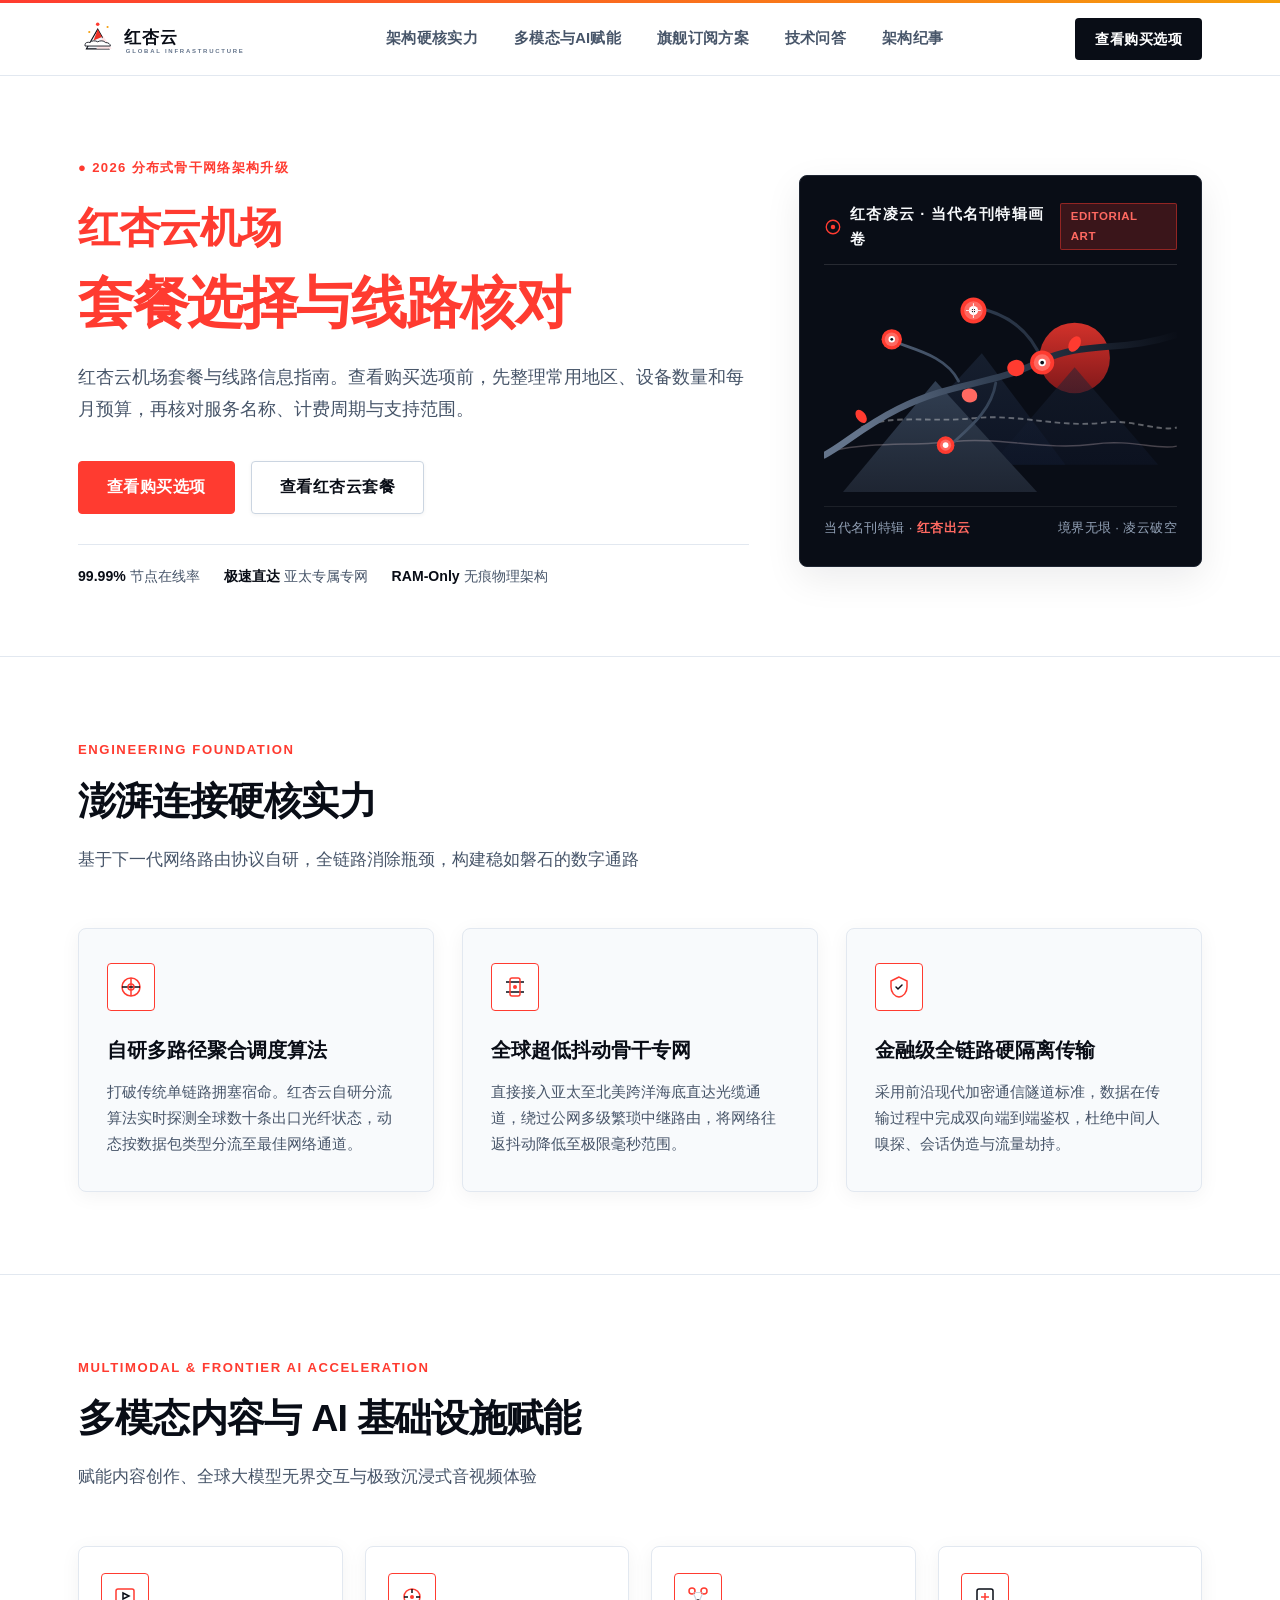
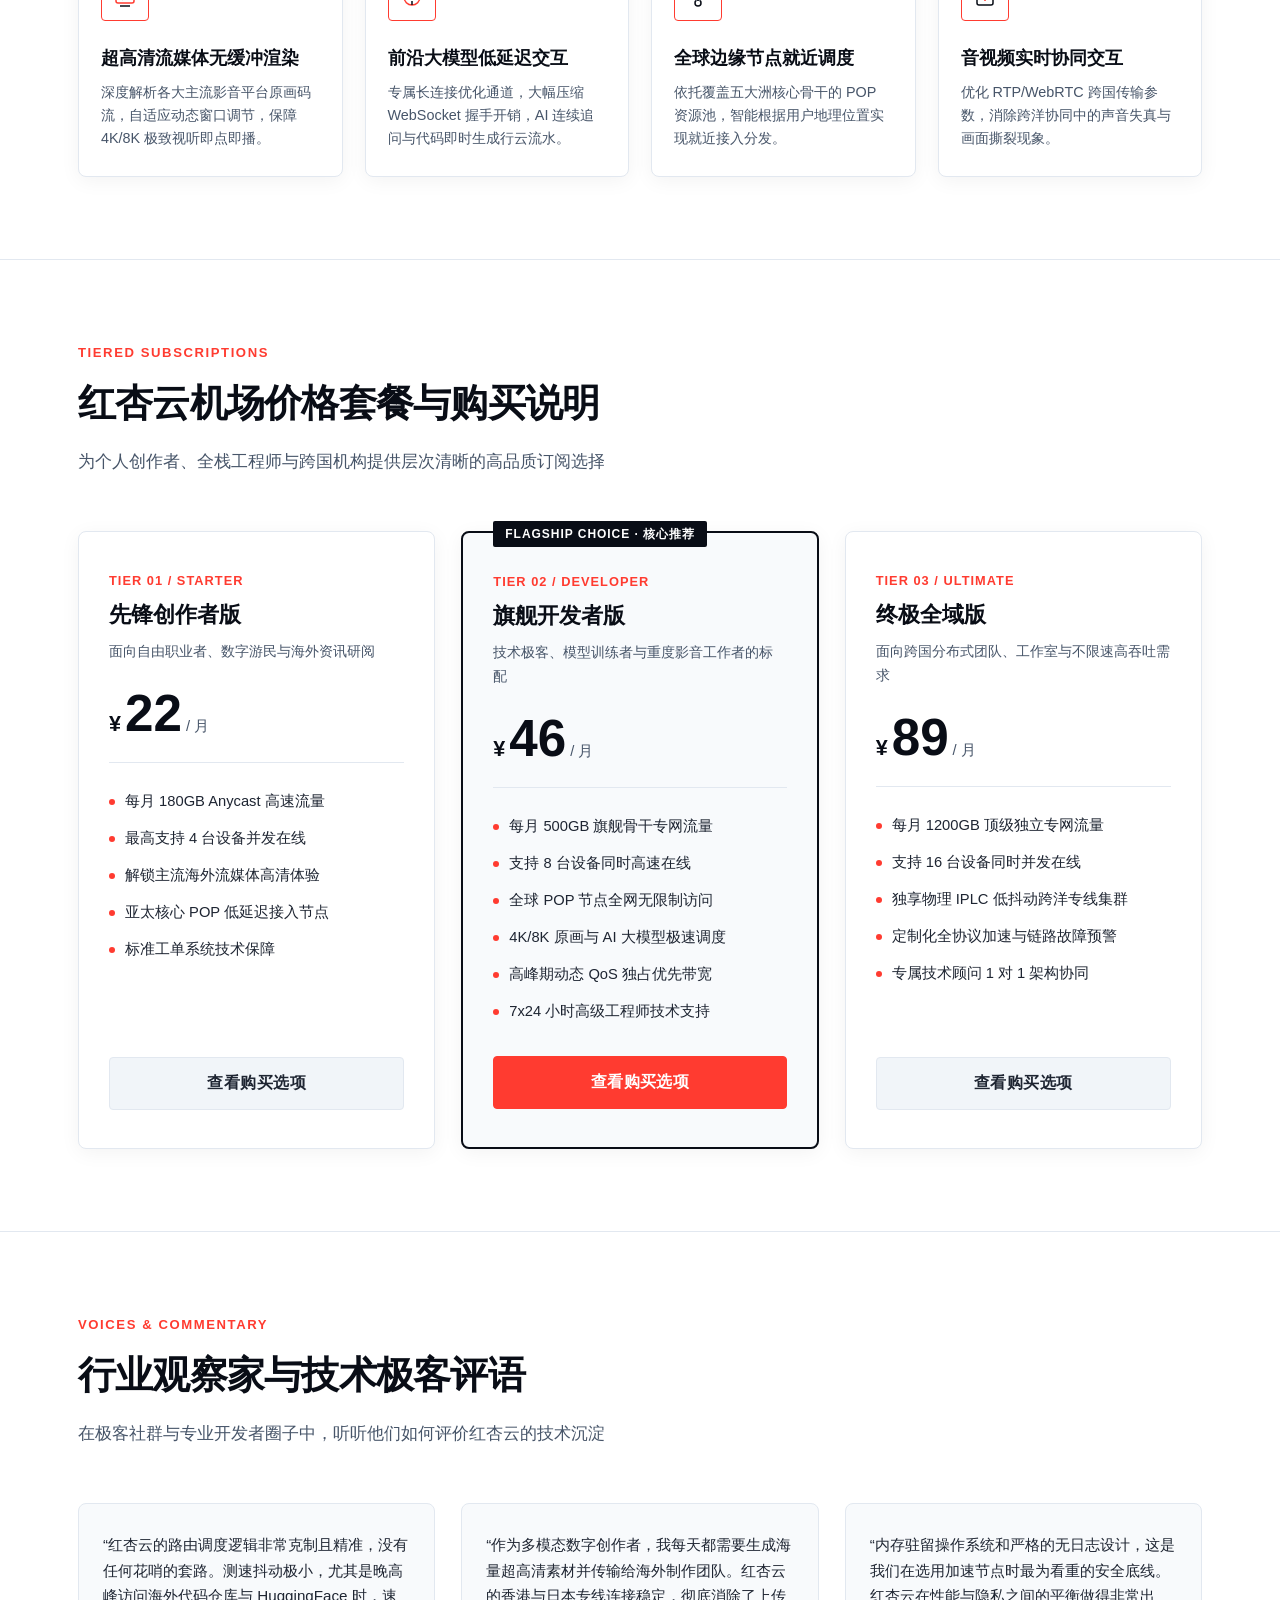
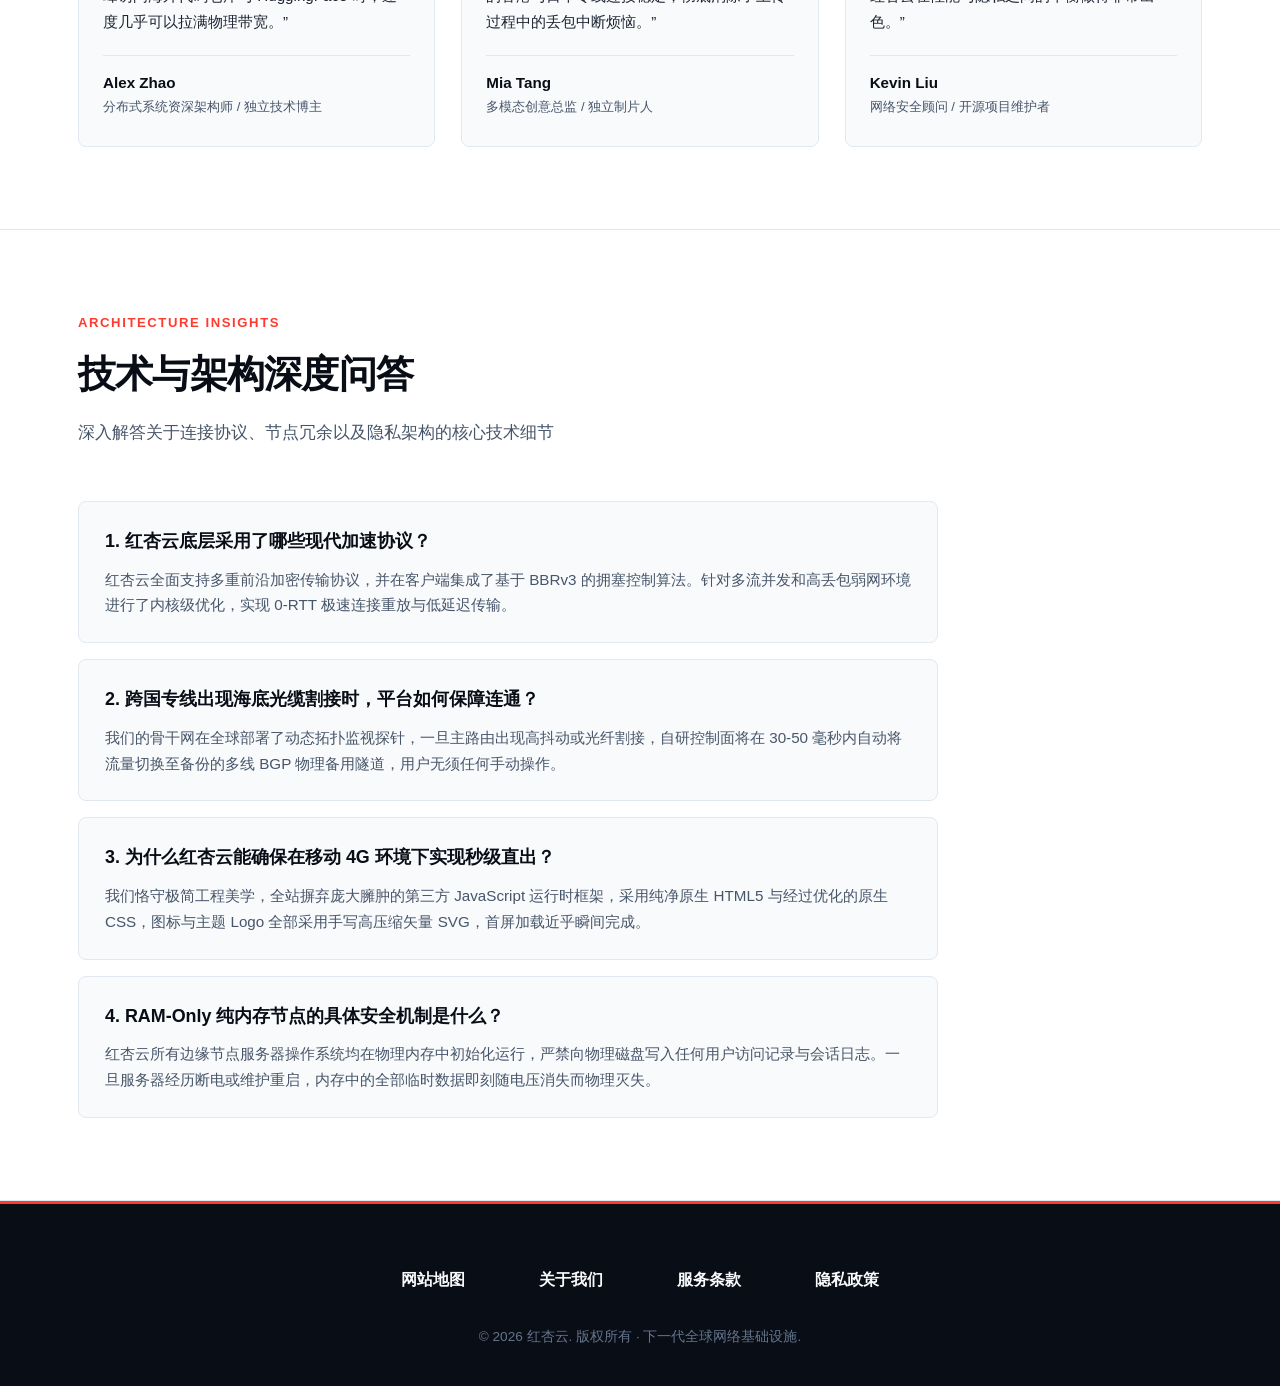
<file: index.html>
<!DOCTYPE html>

<html lang="zh-CN">
<head>
<meta charset="utf-8"/>
<meta content="width=device-width, initial-scale=1" name="viewport"/>
<title>红杏云机场｜套餐选择与线路核对指南</title>
<meta content="红杏云机场套餐与线路信息指南。查看购买选项前，先整理常用地区、设备数量和每月预算，再核对服务名称、计费周期与支持范围。" name="description"/>
<link href="https://redxingyun.top/" rel="canonical"/>
<!-- Open Graph 社交元数据 -->
<meta content="website" property="og:type"/>
<meta content="zh_CN" property="og:locale"/>
<meta content="红杏云" property="og:site_name"/>
<meta content="红杏云机场｜套餐选择与线路核对指南" property="og:title"/>
<meta content="红杏云机场套餐与线路信息指南。查看购买选项前，先整理常用地区、设备数量和每月预算，再核对服务名称、计费周期与支持范围。" property="og:description"/>
<meta content="https://redxingyun.top/" property="og:url"/>
<meta content="1200" property="og:image:width"/>
<meta content="630" property="og:image:height"/>
<!-- Twitter Card 元数据 -->
<meta content="summary_large_image" name="twitter:card"/>
<meta content="红杏云机场｜套餐选择与线路核对指南" name="twitter:title"/>
<meta content="红杏云机场套餐与线路信息指南。查看购买选项前，先整理常用地区、设备数量和每月预算，再核对服务名称、计费周期与支持范围。" name="twitter:description"/>
<!-- Schema.org Product 结构化数据 (Rich Snippets) -->
<link href="style.css" rel="stylesheet"/>
<script id="landing-maintenance-schema" type="application/ld+json">{"@context":"https://schema.org","@type":"WebSite","name":"红杏云机场｜线路信息核对与延迟记录","url":"https://redxingyun.top/","inLanguage":"zh-CN"}</script>
<link href="landing-maintenance.css" rel="stylesheet"/>
</head>
<body>
<!-- 顶部阅读指示线 -->
<aside aria-hidden="true" class="reading-line"></aside>
<!-- 名刊式顶栏 -->
<header class="editorial-nav">
<div class="editorial-container ed-nav-inner">
<a aria-label="红杏云旗舰站首页" class="ed-logo-link" href="index.html">
<!-- 专属主题 Logo：星辉环山入云端 (内联 SVG) -->
<svg class="ed-logo-svg" fill="none" viewbox="0 0 250 64" xmlns="http://www.w3.org/2000/svg">
<defs>
<lineargradient gradientunits="userSpaceOnUse" id="coralPeak" x1="0" x2="60" y1="0" y2="60">
<stop stop-color="#FF3B30"></stop>
<stop offset="1" stop-color="#D7261D"></stop>
</lineargradient>
</defs>
<!-- 抽象山峦轮廓与星辉粒子 -->
<path d="M12 46L28 18L44 46H12Z" fill="#F1F5F9" stroke="#090D16" stroke-width="1.5"></path>
<path d="M26 46L36 28L48 46H26Z" fill="#FFE4E6"></path>
<path d="M28 18L34 29L22 34L28 18Z" fill="url(#coralPeak)"></path>
<circle cx="28" cy="11" fill="#FF3B30" r="2.5"></circle>
<circle cx="42" cy="15" fill="#F59E0B" r="1.5"></circle>
<circle cx="16" cy="22" fill="#F59E0B" r="1.5"></circle>
<!-- 环山流云 -->
<path d="M10 40C10 37 14 36 17 37C19 34 25 34 28 36C31 34 37 34 39 37C43 37 46 39 46 42H10V40Z" fill="#FFFFFF" stroke="#090D16" stroke-width="1.2"></path>
<!-- 瑞士几何字标 -->
<text fill="#090D16" font-family="-apple-system, BlinkMacSystemFont, 'PingFang SC', sans-serif" font-size="24" font-weight="900" letter-spacing="1" x="66" y="38">红杏云</text>
<text fill="#64748B" font-family="-apple-system, BlinkMacSystemFont, 'PingFang SC', sans-serif" font-size="8.5" font-weight="700" letter-spacing="2.5" x="68" y="52">GLOBAL INFRASTRUCTURE</text>
</svg>
</a>
<nav class="ed-nav-menu">
<a class="ed-nav-item" href="#strength">架构硬核实力</a>
<a class="ed-nav-item" href="#multimodal">多模态与AI赋能</a>
<a class="ed-nav-item" href="#flagship">旗舰订阅方案</a>
<a class="ed-nav-item" href="#faq">技术问答</a>
<a class="ed-nav-item" href="journal.html">架构纪事</a>
</nav>
<a class="ed-header-btn" href="https://ww012.twilightaff.com/#/?code=A56DH1Af" rel="nofollow noopener sponsored" target="_blank">查看购买选项</a>
</div>
</header>
<!-- 瑞士大画幅名刊 Hero -->
<section class="manifesto-hero">
<div class="editorial-container">
<div class="hero-spread-grid">
<div class="manifesto-left-box">
<div class="ed-kicker-label">
<span>● 2026 分布式骨干网络架构升级</span>
</div>
<h1 class="manifesto-headline" data-landing-title="true"><span class="landing-brand">红杏云机场</span><span class="landing-focus">套餐选择与线路核对</span></h1>
<p class="manifesto-lead">红杏云机场套餐与线路信息指南。查看购买选项前，先整理常用地区、设备数量和每月预算，再核对服务名称、计费周期与支持范围。</p>
<div class="manifesto-action-row">
<!-- 转化主按键 -->
<a class="ed-btn ed-btn-primary" href="https://ww012.twilightaff.com/#/?code=A56DH1Af" rel="nofollow noopener sponsored" target="_blank">查看购买选项</a>
<!-- SEO 权重传递按键 (绝对不加 rel="nofollow", target="_blank") -->
<a class="ed-btn ed-btn-dofollow" data-package-cta="true" href="#flagship">查看红杏云套餐</a>
</div>
<div class="ed-provenance-list">
<div class="prov-item">
<strong>99.99%</strong> 节点在线率
            </div>
<div class="prov-item">
<strong>极速直达</strong> 亚太专属专网
            </div>
<div class="prov-item">
<strong>RAM-Only</strong> 无痕物理架构
            </div>
</div>
</div>
<!-- Hero 右侧当代名刊红杏凌云画卷 (以红杏为素材，无任何节点指标) -->
<aside aria-label="层峦叠嶂 · 红杏凌云名刊画卷" class="ed-apricot-canvas">
<div class="canvas-header">
<span class="canvas-title">
<svg fill="none" height="18" viewbox="0 0 24 24" width="18">
<circle cx="12" cy="12" r="9" stroke="#FF3B30" stroke-width="1.8"></circle>
<circle cx="12" cy="12" fill="#FF3B30" r="3"></circle>
</svg>
              红杏凌云 · 当代名刊特辑画卷
            </span>
<span class="canvas-tag">EDITORIAL ART</span>
</div>
<!-- 专属瑞士风红杏山水动图 (纯原生SVG + CSS平滑落英动效) -->
<svg class="ed-apricot-svg" fill="none" viewbox="0 0 380 230" xmlns="http://www.w3.org/2000/svg">
<defs>
<lineargradient gradientunits="userSpaceOnUse" id="edMountainFar" x1="190" x2="190" y1="60" y2="200">
<stop stop-color="#1E293B"></stop>
<stop offset="1" stop-color="#0F172A"></stop>
</lineargradient>
<lineargradient gradientunits="userSpaceOnUse" id="edMountainNear" x1="120" x2="120" y1="100" y2="230">
<stop stop-color="#334155"></stop>
<stop offset="1" stop-color="#1E2532"></stop>
</lineargradient>
<lineargradient gradientunits="userSpaceOnUse" id="edCoralSun" x1="280" x2="280" y1="40" y2="120">
<stop stop-color="#FF3B30"></stop>
<stop offset="1" stop-color="#991B1B"></stop>
</lineargradient>
<lineargradient gradientunits="userSpaceOnUse" id="edBranchGrad" x1="380" x2="50" y1="50" y2="180">
<stop stop-color="#090D16"></stop>
<stop offset="0.6" stop-color="#334155"></stop>
<stop offset="1" stop-color="#64748B"></stop>
</lineargradient>
</defs>
<!-- 远山与赤珊瑚晨日 -->
<circle cx="270" cy="85" fill="url(#edCoralSun)" opacity="0.85" r="38"></circle>
<polygon fill="url(#edMountainFar)" opacity="0.7" points="60,200 170,80 260,200"></polygon>
<polygon fill="url(#edMountainFar)" opacity="0.5" points="180,200 270,95 360,200"></polygon>
<polygon fill="url(#edMountainNear)" points="20,230 120,110 230,230"></polygon>
<!-- 环山流云层 -->
<g class="anim-ed-mist">
<path d="M40 160C70 145 120 155 160 150C210 145 250 160 300 155C330 150 360 165 380 160" opacity="0.35" stroke="#FFFFFF" stroke-dasharray="6 4" stroke-width="2"></path>
<path d="M10 185C50 175 100 180 140 175C190 170 240 185 290 178C330 172 360 185 380 180" opacity="0.25" stroke="#FFE4E6" stroke-width="1.5"></path>
</g>
<!-- 凌云挺拔的红杏古枝 -->
<g class="anim-ed-tree">
<!-- 主干骨架 -->
<path d="M380 60C320 80 280 65 230 90C180 115 140 110 80 140C40 160 20 180 0 190" stroke="url(#edBranchGrad)" stroke-linecap="round" stroke-width="7"></path>
<path d="M235 88C220 50 190 35 160 30" stroke="url(#edBranchGrad)" stroke-linecap="round" stroke-width="3.5"></path>
<path d="M145 110C130 80 90 75 70 65" stroke="url(#edBranchGrad)" stroke-linecap="round" stroke-width="3"></path>
<path d="M185 112C180 145 150 165 130 185" stroke="url(#edBranchGrad)" stroke-linecap="round" stroke-width="3"></path>
<!-- 极简高定盛放红杏花 (Swiss Geometric Petals) -->
<g transform="translate(145, 18)">
<circle cx="16" cy="16" fill="#FF3B30" r="14"></circle>
<circle cx="16" cy="16" fill="#FF6961" r="10"></circle>
<circle cx="16" cy="16" fill="#FFFFFF" r="5"></circle>
<circle cx="16" cy="16" fill="#090D16" r="2"></circle>
<!-- 花蕊十字 -->
<path d="M16 8V24M8 16H24" stroke="#FFE4E6" stroke-width="1.2"></path>
</g>
<g transform="translate(60, 52)">
<circle cx="13" cy="13" fill="#FF3B30" r="11"></circle>
<circle cx="13" cy="13" fill="#FF6961" r="7.5"></circle>
<circle cx="13" cy="13" fill="#FFFFFF" r="3.5"></circle>
<circle cx="13" cy="13" fill="#090D16" r="1.5"></circle>
</g>
<g transform="translate(220, 75)">
<circle cx="15" cy="15" fill="#FF3B30" r="13"></circle>
<circle cx="15" cy="15" fill="#FF6961" r="9"></circle>
<circle cx="15" cy="15" fill="#FFFFFF" r="4"></circle>
<circle cx="15" cy="15" fill="#090D16" r="2"></circle>
</g>
<g transform="translate(120, 168)">
<circle cx="11" cy="11" fill="#FF3B30" r="9.5"></circle>
<circle cx="11" cy="11" fill="#FF6961" r="6"></circle>
<circle cx="11" cy="11" fill="#FFFFFF" r="3"></circle>
</g>
<!-- 鲜艳含苞红杏 -->
<ellipse cx="270" cy="70" fill="#FF3B30" rx="6" ry="9" transform="rotate(30 270 70)"></ellipse>
<ellipse cx="40" cy="148" fill="#FF3B30" rx="5" ry="8" transform="rotate(-35 40 148)"></ellipse>
</g>
<!-- 动态随风飘舞的赤红花瓣 -->
<g class="anim-ed-p1">
<path d="M200 90C210 82 220 92 214 102C204 110 192 98 200 90Z" fill="#FF3B30"></path>
</g>
<g class="anim-ed-p2">
<path d="M150 120C160 114 168 122 164 130C156 138 144 128 150 120Z" fill="#FF6961"></path>
</g>
</svg>
<div class="canvas-footer">
<span>当代名刊特辑 · <strong>红杏出云</strong></span>
<span>境界无垠 · 凌云破空</span>
</div>
</aside>
</div>
</div>
</section>
<!-- 核心优势卡片：动态替换标题【澎湃连接硬核实力】 (3 张卡片) -->
<section class="ed-section" id="strength">
<div class="editorial-container">
<div class="ed-section-titlebox">
<p class="ed-pretitle">Engineering Foundation</p>
<h2 class="ed-maintitle">澎湃连接硬核实力</h2>
<p class="ed-subtitle">基于下一代网络路由协议自研，全链路消除瓶颈，构建稳如磐石的数字通路</p>
</div>
<div class="pillars-grid">
<!-- 卡片 1 -->
<article class="pillar-card">
<div class="outline-icon-frame">
<!-- 严谨 1.5px Outline SVG Icon 1: 多路径调度 -->
<svg fill="none" height="24" viewbox="0 0 24 24" width="24">
<circle cx="12" cy="12" r="9" stroke="#FF3B30" stroke-width="1.5"></circle>
<path d="M12 3V21" stroke="#FF3B30" stroke-width="1.5"></path>
<path d="M3 12H21" stroke="#090D16" stroke-width="1.5"></path>
<circle cx="12" cy="12" r="3" stroke="#FF3B30" stroke-width="1.5"></circle>
</svg>
</div>
<h3 class="pillar-card-title">自研多路径聚合调度算法</h3>
<p class="pillar-card-text">打破传统单链路拥塞宿命。红杏云自研分流算法实时探测全球数十条出口光纤状态，动态按数据包类型分流至最佳网络通道。</p>
</article>
<!-- 卡片 2 -->
<article class="pillar-card">
<div class="outline-icon-frame">
<!-- 严谨 1.5px Outline SVG Icon 2: 骨干专网 -->
<svg fill="none" height="24" viewbox="0 0 24 24" width="24">
<path d="M3 7H21M3 17H21" stroke="#090D16" stroke-width="1.5"></path>
<rect height="18" rx="2" stroke="#FF3B30" stroke-width="1.5" width="10" x="7" y="3"></rect>
<circle cx="12" cy="12" fill="#FF3B30" r="2"></circle>
</svg>
</div>
<h3 class="pillar-card-title">全球超低抖动骨干专网</h3>
<p class="pillar-card-text">直接接入亚太至北美跨洋海底直达光缆通道，绕过公网多级繁琐中继路由，将网络往返抖动降低至极限毫秒范围。</p>
</article>
<!-- 卡片 3 -->
<article class="pillar-card">
<div class="outline-icon-frame">
<!-- 严谨 1.5px Outline SVG Icon 3: 金融级硬隔离 -->
<svg fill="none" height="24" viewbox="0 0 24 24" width="24">
<path d="M12 2L4 6V12C4 17.5 7.5 21.5 12 22C16.5 21.5 20 17.5 20 12V6L12 2Z" stroke="#FF3B30" stroke-width="1.5"></path>
<path d="M9 12L11 14L15 10" stroke="#090D16" stroke-linecap="round" stroke-width="1.5"></path>
</svg>
</div>
<h3 class="pillar-card-title">金融级全链路硬隔离传输</h3>
<p class="pillar-card-text">采用前沿现代加密通信隧道标准，数据在传输过程中完成双向端到端鉴权，杜绝中间人嗅探、会话伪造与流量劫持。</p>
</article>
</div>
</div>
</section>
<!-- 算力与流媒体支持卡片：动态替换标题【多模态内容与 AI 基础设施赋能】 (4 张卡片) -->
<section class="ed-section" id="multimodal">
<div class="editorial-container">
<div class="ed-section-titlebox">
<p class="ed-pretitle">Multimodal &amp; Frontier AI Acceleration</p>
<h2 class="ed-maintitle">多模态内容与 AI 基础设施赋能</h2>
<p class="ed-subtitle">赋能内容创作、全球大模型无界交互与极致沉浸式音视频体验</p>
</div>
<div class="creative-stream-grid">
<div class="creative-card">
<div class="outline-icon-frame">
<svg fill="none" height="24" viewbox="0 0 24 24" width="24">
<rect height="14" rx="2" stroke="#FF3B30" stroke-width="1.5" width="18" x="3" y="4"></rect>
<polygon fill="none" points="10,8 16,11 10,14" stroke="#090D16" stroke-width="1.5"></polygon>
<path d="M7 21H17" stroke="#090D16" stroke-width="1.5"></path>
</svg>
</div>
<h3 class="creative-title">超高清流媒体无缓冲渲染</h3>
<p class="creative-desc">深度解析各大主流影音平台原画码流，自适应动态窗口调节，保障 4K/8K 极致视听即点即播。</p>
</div>
<div class="creative-card">
<div class="outline-icon-frame">
<svg fill="none" height="24" viewbox="0 0 24 24" width="24">
<circle cx="12" cy="12" r="8" stroke="#FF3B30" stroke-width="1.5"></circle>
<path d="M12 4V8M12 16V20M4 12H8M16 12H20" stroke="#090D16" stroke-width="1.5"></path>
<circle cx="12" cy="12" fill="#FF3B30" r="2"></circle>
</svg>
</div>
<h3 class="creative-title">前沿大模型低延迟交互</h3>
<p class="creative-desc">专属长连接优化通道，大幅压缩 WebSocket 握手开销，AI 连续追问与代码即时生成行云流水。</p>
</div>
<div class="creative-card">
<div class="outline-icon-frame">
<svg fill="none" height="24" viewbox="0 0 24 24" width="24">
<circle cx="6" cy="6" r="3" stroke="#FF3B30" stroke-width="1.5"></circle>
<circle cx="18" cy="6" r="3" stroke="#FF3B30" stroke-width="1.5"></circle>
<circle cx="12" cy="18" r="3" stroke="#090D16" stroke-width="1.5"></circle>
<path d="M8.5 7.5L15.5 7.5M7.5 8.5L10.5 15.5M16.5 8.5L13.5 15.5" stroke="#CBD5E1" stroke-width="1.2"></path>
</svg>
</div>
<h3 class="creative-title">全球边缘节点就近调度</h3>
<p class="creative-desc">依托覆盖五大洲核心骨干的 POP 资源池，智能根据用户地理位置实现就近接入分发。</p>
</div>
<div class="creative-card">
<div class="outline-icon-frame">
<svg fill="none" height="24" viewbox="0 0 24 24" width="24">
<rect height="16" rx="2" stroke="#090D16" stroke-width="1.5" width="16" x="4" y="4"></rect>
<path d="M8 12H16M12 8V16" stroke="#FF3B30" stroke-width="1.5"></path>
</svg>
</div>
<h3 class="creative-title">音视频实时协同交互</h3>
<p class="creative-desc">优化 RTP/WebRTC 跨国传输参数，消除跨洋协同中的声音失真与画面撕裂现象。</p>
</div>
</div>
</div>
</section>
<!-- 价格对比表：动态替换标题【旗舰订阅方案】 (必须3个) -->
<section class="ed-section" id="flagship" style=";scroll-margin-top:100px;">
<div class="editorial-container">
<div class="ed-section-titlebox">
<p class="ed-pretitle">Tiered Subscriptions</p>
<h2 class="ed-maintitle">红杏云机场价格套餐与购买说明</h2>
<p class="ed-subtitle">为个人创作者、全栈工程师与跨国机构提供层次清晰的高品质订阅选择</p>
</div>
<div class="ed-pricing-deck">
<!-- 套餐 1：先锋创作者版 -->
<div class="ed-price-box">
<div class="tier-code-label">TIER 01 / STARTER</div>
<h3 class="tier-heading-name">先锋创作者版</h3>
<p class="tier-brief-summary">面向自由职业者、数字游民与海外资讯研阅</p>
<div class="ed-cost-row">
<span class="ed-currency-mark">¥</span>
<span class="ed-amount-val">22</span>
<span class="ed-period-text">/ 月</span>
</div>
<ul class="ed-specs-bullet-list">
<li class="ed-spec-bullet"><span class="bullet-dash"></span>每月 180GB Anycast 高速流量</li>
<li class="ed-spec-bullet"><span class="bullet-dash"></span>最高支持 4 台设备并发在线</li>
<li class="ed-spec-bullet"><span class="bullet-dash"></span>解锁主流海外流媒体高清体验</li>
<li class="ed-spec-bullet"><span class="bullet-dash"></span>亚太核心 POP 低延迟接入节点</li>
<li class="ed-spec-bullet"><span class="bullet-dash"></span>标准工单系统技术保障</li>
</ul>
<a class="ed-btn ed-btn-secondary" href="https://ww012.twilightaff.com/#/?code=A56DH1Af" rel="nofollow noopener sponsored" target="_blank">查看购买选项</a>
</div>
<!-- 套餐 2：旗舰开发者版 (Picked) -->
<div class="ed-price-box flagship-picked">
<div class="ed-tag-top">FLAGSHIP CHOICE · 核心推荐</div>
<div class="tier-code-label">TIER 02 / DEVELOPER</div>
<h3 class="tier-heading-name">旗舰开发者版</h3>
<p class="tier-brief-summary">技术极客、模型训练者与重度影音工作者的标配</p>
<div class="ed-cost-row">
<span class="ed-currency-mark">¥</span>
<span class="ed-amount-val">46</span>
<span class="ed-period-text">/ 月</span>
</div>
<ul class="ed-specs-bullet-list">
<li class="ed-spec-bullet"><span class="bullet-dash"></span>每月 500GB 旗舰骨干专网流量</li>
<li class="ed-spec-bullet"><span class="bullet-dash"></span>支持 8 台设备同时高速在线</li>
<li class="ed-spec-bullet"><span class="bullet-dash"></span>全球 POP 节点全网无限制访问</li>
<li class="ed-spec-bullet"><span class="bullet-dash"></span>4K/8K 原画与 AI 大模型极速调度</li>
<li class="ed-spec-bullet"><span class="bullet-dash"></span>高峰期动态 QoS 独占优先带宽</li>
<li class="ed-spec-bullet"><span class="bullet-dash"></span>7x24 小时高级工程师技术支持</li>
</ul>
<a class="ed-btn ed-btn-primary" href="https://ww012.twilightaff.com/#/?code=A56DH1Af" rel="nofollow noopener sponsored" target="_blank">查看购买选项</a>
</div>
<!-- 套餐 3：终极全域版 -->
<div class="ed-price-box">
<div class="tier-code-label">TIER 03 / ULTIMATE</div>
<h3 class="tier-heading-name">终极全域版</h3>
<p class="tier-brief-summary">面向跨国分布式团队、工作室与不限速高吞吐需求</p>
<div class="ed-cost-row">
<span class="ed-currency-mark">¥</span>
<span class="ed-amount-val">89</span>
<span class="ed-period-text">/ 月</span>
</div>
<ul class="ed-specs-bullet-list">
<li class="ed-spec-bullet"><span class="bullet-dash"></span>每月 1200GB 顶级独立专网流量</li>
<li class="ed-spec-bullet"><span class="bullet-dash"></span>支持 16 台设备同时并发在线</li>
<li class="ed-spec-bullet"><span class="bullet-dash"></span>独享物理 IPLC 低抖动跨洋专线集群</li>
<li class="ed-spec-bullet"><span class="bullet-dash"></span>定制化全协议加速与链路故障预警</li>
<li class="ed-spec-bullet"><span class="bullet-dash"></span>专属技术顾问 1 对 1 架构协同</li>
</ul>
<a class="ed-btn ed-btn-secondary" href="https://ww012.twilightaff.com/#/?code=A56DH1Af" rel="nofollow noopener sponsored" target="_blank">查看购买选项</a>
</div>
</div>
</div>
</section>
<!-- 用户见证：动态替换标题【行业观察家与技术极客评语】 (3 条) -->
<section class="ed-section">
<div class="editorial-container">
<div class="ed-section-titlebox">
<p class="ed-pretitle">Voices &amp; Commentary</p>
<h2 class="ed-maintitle">行业观察家与技术极客评语</h2>
<p class="ed-subtitle">在极客社群与专业开发者圈子中，听听他们如何评价红杏云的技术沉淀</p>
</div>
<div class="reviews-grid">
<div class="review-item">
<p class="review-text">“红杏云的路由调度逻辑非常克制且精准，没有任何花哨的套路。测速抖动极小，尤其是晚高峰访问海外代码仓库与 HuggingFace 时，速度几乎可以拉满物理带宽。”</p>
<div class="review-byline">
<div class="reviewer-name">Alex Zhao</div>
<div class="reviewer-title">分布式系统资深架构师 / 独立技术博主</div>
</div>
</div>
<div class="review-item">
<p class="review-text">“作为多模态数字创作者，我每天都需要生成海量超高清素材并传输给海外制作团队。红杏云的香港与日本专线连接稳定，彻底消除了上传过程中的丢包中断烦恼。”</p>
<div class="review-byline">
<div class="reviewer-name">Mia Tang</div>
<div class="reviewer-title">多模态创意总监 / 独立制片人</div>
</div>
</div>
<div class="review-item">
<p class="review-text">“内存驻留操作系统和严格的无日志设计，这是我们在选用加速节点时最为看重的安全底线。红杏云在性能与隐私之间的平衡做得非常出色。”</p>
<div class="review-byline">
<div class="reviewer-name">Kevin Liu</div>
<div class="reviewer-title">网络安全顾问 / 开源项目维护者</div>
</div>
</div>
</div>
</div>
</section>
<!-- 常见问题：动态替换标题【技术与架构深度问答】 (4 条) -->
<section class="ed-section" id="faq">
<div class="editorial-container">
<div class="ed-section-titlebox">
<p class="ed-pretitle">Architecture Insights</p>
<h2 class="ed-maintitle">技术与架构深度问答</h2>
<p class="ed-subtitle">深入解答关于连接协议、节点冗余以及隐私架构的核心技术细节</p>
</div>
<div class="curated-faq-stack">
<div class="faq-entry-box">
<h3 class="faq-entry-q">1. 红杏云底层采用了哪些现代加速协议？</h3>
<p class="faq-entry-a">红杏云全面支持多重前沿加密传输协议，并在客户端集成了基于 BBRv3 的拥塞控制算法。针对多流并发和高丢包弱网环境进行了内核级优化，实现 0-RTT 极速连接重放与低延迟传输。</p>
</div>
<div class="faq-entry-box">
<h3 class="faq-entry-q">2. 跨国专线出现海底光缆割接时，平台如何保障连通？</h3>
<p class="faq-entry-a">我们的骨干网在全球部署了动态拓扑监视探针，一旦主路由出现高抖动或光纤割接，自研控制面将在 30-50 毫秒内自动将流量切换至备份的多线 BGP 物理备用隧道，用户无须任何手动操作。</p>
</div>
<div class="faq-entry-box">
<h3 class="faq-entry-q">3. 为什么红杏云能确保在移动 4G 环境下实现秒级直出？</h3>
<p class="faq-entry-a">我们恪守极简工程美学，全站摒弃庞大臃肿的第三方 JavaScript 运行时框架，采用纯净原生 HTML5 与经过优化的原生 CSS，图标与主题 Logo 全部采用手写高压缩矢量 SVG，首屏加载近乎瞬间完成。</p>
</div>
<div class="faq-entry-box">
<h3 class="faq-entry-q">4. RAM-Only 纯内存节点的具体安全机制是什么？</h3>
<p class="faq-entry-a">红杏云所有边缘节点服务器操作系统均在物理内存中初始化运行，严禁向物理磁盘写入任何用户访问记录与会话日志。一旦服务器经历断电或维护重启，内存中的全部临时数据即刻随电压消失而物理灭失。</p>
</div>
</div>
</div>
</section>
<!-- 页脚规范：严格仅展示且只展示4个中文标题，均独立打开新页面 -->
<footer class="editorial-quad-footer">
<div class="editorial-container">
<nav aria-label="页脚索引导航" class="ed-footer-nav-row">
<a class="ed-footer-link" href="sitemap.html">网站地图</a>
<a class="ed-footer-link" href="about.html">关于我们</a>
<a class="ed-footer-link" href="terms.html">服务条款</a>
<a class="ed-footer-link" href="privacy.html">隐私政策</a>
</nav>
<div class="ed-footer-colophon">
        © 2026 红杏云. 版权所有 · 下一代全球网络基础设施.
      </div>
</div>
</footer>
</body>
</html>
</file>
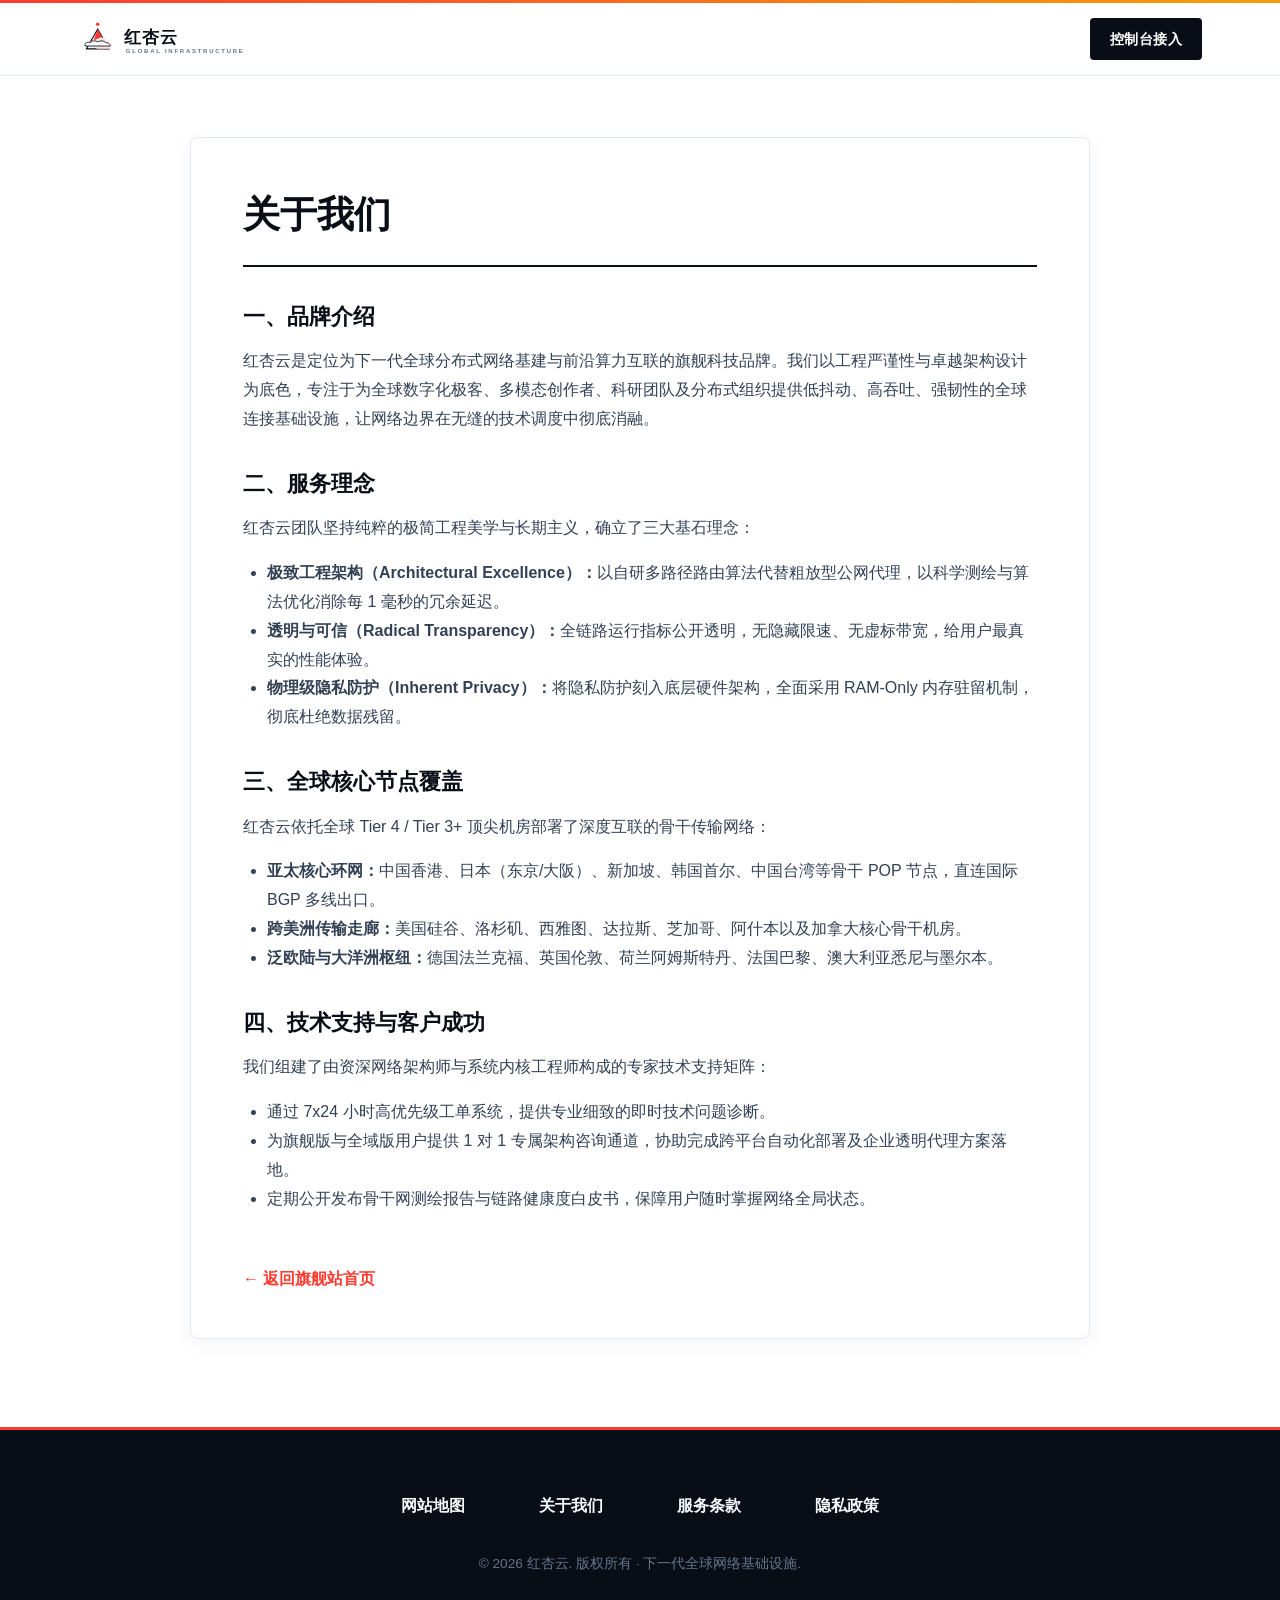
<file: about.html>
<!DOCTYPE html>
<html lang="zh-CN">
<head>
  <meta charset="UTF-8">
  <meta name="viewport" content="width=device-width, initial-scale=1">
  <title>关于我们 - 红杏云</title>
  <meta name="description" content="红杏云品牌介绍、工程理念、全球核心节点覆盖与专家技术支持。">
  <link rel="stylesheet" href="style.css">

<meta property="og:url" content="https://redxingyun.top/about.html">
<meta property="og:title" content="关于我们 - 红杏云">
<meta property="og:description" content="红杏云品牌介绍、工程理念、全球核心节点覆盖与专家技术支持。">
<meta property="og:site_name" content="红杏云">
<meta property="og:type" content="article">
<meta name="twitter:title" content="关于我们 - 红杏云">
<meta name="twitter:description" content="红杏云品牌介绍、工程理念、全球核心节点覆盖与专家技术支持。">
<link rel="canonical" href="https://redxingyun.top/about.html">
<script id="landing-maintenance-schema" type="application/ld+json">{"@context": "https://schema.org", "@type": "BreadcrumbList", "itemListElement": [{"@type": "ListItem", "position": 1, "name": "红杏云机场", "item": "https://redxingyun.top/"}, {"@type": "ListItem", "position": 2, "name": "关于我们 - 红杏云", "item": "https://redxingyun.top/about.html"}]}</script>
</head>
<body>

  <aside class="reading-line" aria-hidden="true"></aside>

  <header class="editorial-nav">
    <div class="editorial-container ed-nav-inner">
      <a href="index.html" class="ed-logo-link" aria-label="红杏云首页">
        <svg class="ed-logo-svg" viewBox="0 0 250 64" fill="none" xmlns="http://www.w3.org/2000/svg">
          <path d="M12 46L28 18L44 46H12Z" fill="#F1F5F9" stroke="#090D16" stroke-width="1.5"/>
          <path d="M26 46L36 28L48 46H26Z" fill="#FFE4E6"/>
          <path d="M28 18L34 29L22 34L28 18Z" fill="#FF3B30"/>
          <circle cx="28" cy="11" r="2.5" fill="#FF3B30"/>
          <path d="M10 40C10 37 14 36 17 37C19 34 25 34 28 36C31 34 37 34 39 37C43 37 46 39 46 42H10V40Z" fill="#FFFFFF" stroke="#090D16" stroke-width="1.2"/>
          <text x="66" y="38" font-family="-apple-system, BlinkMacSystemFont, 'PingFang SC', sans-serif" font-size="24" font-weight="900" fill="#090D16" letter-spacing="1">红杏云</text>
          <text x="68" y="52" font-family="-apple-system, BlinkMacSystemFont, 'PingFang SC', sans-serif" font-size="8.5" font-weight="700" fill="#64748B" letter-spacing="2.5">GLOBAL INFRASTRUCTURE</text>
        </svg>
      </a>
      <a href="https://ww012.twilightaff.com/#/?code=A56DH1Af" class="ed-header-btn" target="_blank" rel="nofollow noopener sponsored">控制台接入</a>
    </div>
  </header>

  <main class="ed-subpage-wrap">
    <div class="editorial-container">
      <article class="ed-subpage-box">
        <h1 class="ed-subpage-h1">关于我们</h1>
        <div class="ed-subpage-body">
          <h2>一、品牌介绍</h2>
          <p>红杏云是定位为下一代全球分布式网络基建与前沿算力互联的旗舰科技品牌。我们以工程严谨性与卓越架构设计为底色，专注于为全球数字化极客、多模态创作者、科研团队及分布式组织提供低抖动、高吞吐、强韧性的全球连接基础设施，让网络边界在无缝的技术调度中彻底消融。</p>

          <h2>二、服务理念</h2>
          <p>红杏云团队坚持纯粹的极简工程美学与长期主义，确立了三大基石理念：</p>
          <ul>
            <li><strong>极致工程架构（Architectural Excellence）：</strong>以自研多路径路由算法代替粗放型公网代理，以科学测绘与算法优化消除每 1 毫秒的冗余延迟。</li>
            <li><strong>透明与可信（Radical Transparency）：</strong>全链路运行指标公开透明，无隐藏限速、无虚标带宽，给用户最真实的性能体验。</li>
            <li><strong>物理级隐私防护（Inherent Privacy）：</strong>将隐私防护刻入底层硬件架构，全面采用 RAM-Only 内存驻留机制，彻底杜绝数据残留。</li>
          </ul>

          <h2>三、全球核心节点覆盖</h2>
          <p>红杏云依托全球 Tier 4 / Tier 3+ 顶尖机房部署了深度互联的骨干传输网络：</p>
          <ul>
            <li><strong>亚太核心环网：</strong>中国香港、日本（东京/大阪）、新加坡、韩国首尔、中国台湾等骨干 POP 节点，直连国际 BGP 多线出口。</li>
            <li><strong>跨美洲传输走廊：</strong>美国硅谷、洛杉矶、西雅图、达拉斯、芝加哥、阿什本以及加拿大核心骨干机房。</li>
            <li><strong>泛欧陆与大洋洲枢纽：</strong>德国法兰克福、英国伦敦、荷兰阿姆斯特丹、法国巴黎、澳大利亚悉尼与墨尔本。</li>
          </ul>

          <h2>四、技术支持与客户成功</h2>
          <p>我们组建了由资深网络架构师与系统内核工程师构成的专家技术支持矩阵：</p>
          <ul>
            <li>通过 7x24 小时高优先级工单系统，提供专业细致的即时技术问题诊断。</li>
            <li>为旗舰版与全域版用户提供 1 对 1 专属架构咨询通道，协助完成跨平台自动化部署及企业透明代理方案落地。</li>
            <li>定期公开发布骨干网测绘报告与链路健康度白皮书，保障用户随时掌握网络全局状态。</li>
          </ul>

          <a href="index.html" class="ed-subpage-back">← 返回旗舰站首页</a>
        </div>
      </article>
    </div>
  </main>

  <footer class="editorial-quad-footer">
    <div class="editorial-container">
      <nav class="ed-footer-nav-row" aria-label="页脚索引导航">
        <a href="sitemap.html" class="ed-footer-link">网站地图</a>
        <a href="about.html" class="ed-footer-link">关于我们</a>
        <a href="terms.html" class="ed-footer-link">服务条款</a>
        <a href="privacy.html" class="ed-footer-link">隐私政策</a>
      </nav>
      <div class="ed-footer-colophon">
        © 2026 红杏云. 版权所有 · 下一代全球网络基础设施.
      </div>
    </div>
  </footer>

</body>
</html>
</file>
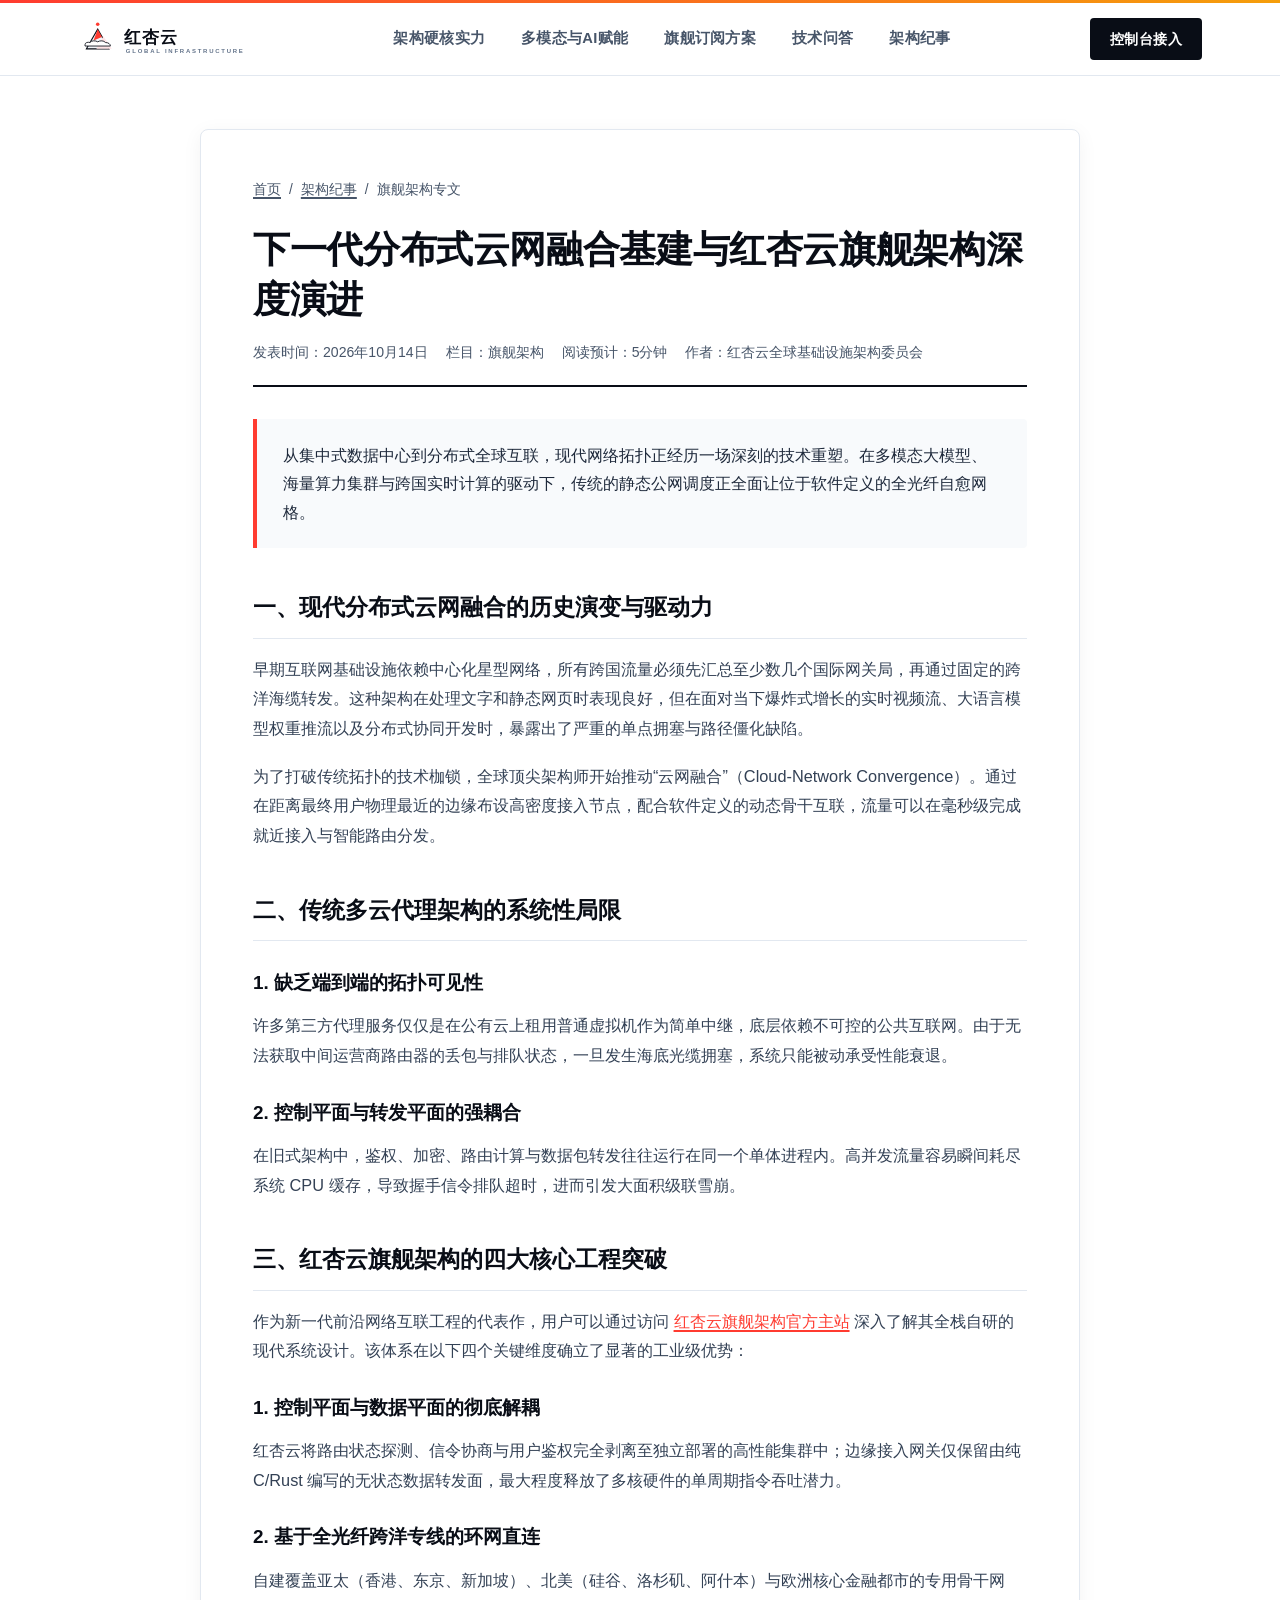
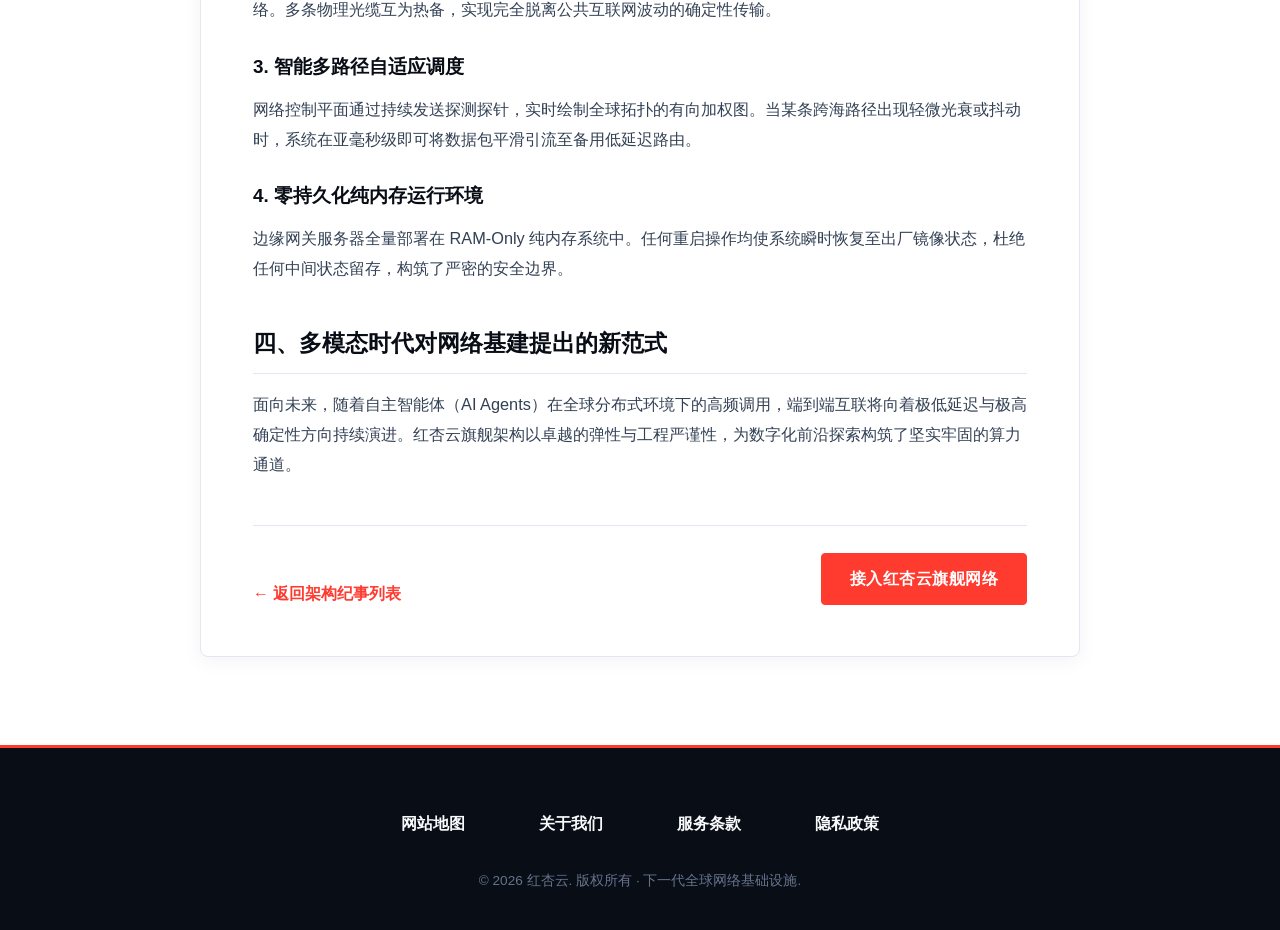
<file: distributed-cloud-infrastructure-overview.html>
<!DOCTYPE html>
<html lang="zh-CN">
<head>
  <meta charset="UTF-8">
  <meta name="viewport" content="width=device-width, initial-scale=1">
  <title>下一代分布式云网融合基建与红杏云旗舰架构深度演进 - 红杏云</title>
  <meta name="description" content="全景展现跨地域分布式边缘云与骨干互联的工程演进，深度解构红杏云旗舰架构在软件定义广域网、控制面分离及边缘调度上的核心设计。">
  <link rel="stylesheet" href="style.css">

<meta property="og:url" content="https://redxingyun.top/distributed-cloud-infrastructure-overview.html">
<meta property="og:title" content="下一代分布式云网融合基建与红杏云旗舰架构深度演进 - 红杏云">
<meta property="og:description" content="全景展现跨地域分布式边缘云与骨干互联的工程演进，深度解构红杏云旗舰架构在软件定义广域网、控制面分离及边缘调度上的核心设计。">
<meta property="og:site_name" content="红杏云">
<meta property="og:type" content="article">
<meta name="twitter:title" content="下一代分布式云网融合基建与红杏云旗舰架构深度演进 - 红杏云">
<meta name="twitter:description" content="全景展现跨地域分布式边缘云与骨干互联的工程演进，深度解构红杏云旗舰架构在软件定义广域网、控制面分离及边缘调度上的核心设计。">
<link rel="canonical" href="https://redxingyun.top/distributed-cloud-infrastructure-overview.html">
<script id="landing-maintenance-schema" type="application/ld+json">{"@context": "https://schema.org", "@type": "BreadcrumbList", "itemListElement": [{"@type": "ListItem", "position": 1, "name": "红杏云机场", "item": "https://redxingyun.top/"}, {"@type": "ListItem", "position": 2, "name": "下一代分布式云网融合基建与红杏云旗舰架构深度演进 - 红杏云", "item": "https://redxingyun.top/distributed-cloud-infrastructure-overview.html"}]}</script>
</head>
<body>

  <aside class="reading-line" aria-hidden="true"></aside>

  <!-- 瑞士大画幅名刊导航 -->
  <header class="editorial-nav">
    <div class="editorial-container ed-nav-inner">
      <a href="index.html" class="ed-logo-link" aria-label="红杏云首页">
        <svg class="ed-logo-svg" viewBox="0 0 250 64" fill="none" xmlns="http://www.w3.org/2000/svg">
          <path d="M12 46L28 18L44 46H12Z" fill="#F1F5F9" stroke="#090D16" stroke-width="1.5"/>
          <path d="M26 46L36 28L48 46H26Z" fill="#FFE4E6"/>
          <path d="M28 18L34 29L22 34L28 18Z" fill="#FF3B30"/>
          <circle cx="28" cy="11" r="2.5" fill="#FF3B30"/>
          <path d="M10 40C10 37 14 36 17 37C19 34 25 34 28 36C31 34 37 34 39 37C43 37 46 39 46 42H10V40Z" fill="#FFFFFF" stroke="#090D16" stroke-width="1.2"/>
          <text x="66" y="38" font-family="-apple-system, BlinkMacSystemFont, 'PingFang SC', sans-serif" font-size="24" font-weight="900" fill="#090D16" letter-spacing="1">红杏云</text>
          <text x="68" y="52" font-family="-apple-system, BlinkMacSystemFont, 'PingFang SC', sans-serif" font-size="8.5" font-weight="700" fill="#64748B" letter-spacing="2.5">GLOBAL INFRASTRUCTURE</text>
        </svg>
      </a>

      <nav class="ed-nav-menu">
        <a href="index.html#strength" class="ed-nav-item">架构硬核实力</a>
        <a href="index.html#multimodal" class="ed-nav-item">多模态与AI赋能</a>
        <a href="index.html#flagship" class="ed-nav-item">旗舰订阅方案</a>
        <a href="index.html#faq" class="ed-nav-item">技术问答</a>
        <a href="journal.html" class="ed-nav-item">架构纪事</a>
      </nav>

      <a href="https://ww012.twilightaff.com/#/?code=A56DH1Af" class="ed-header-btn" target="_blank" rel="nofollow noopener sponsored">控制台接入</a>
    </div>
  </header>

  <!-- 文章正文区域 -->
  <main class="article-ed-wrap">
    <div class="editorial-container">
      <article class="article-ed-box">
        
        <nav class="journal-crumbs" aria-label="面包屑导航">
          <a href="index.html">首页</a>
          <span>/</span>
          <a href="journal.html">架构纪事</a>
          <span>/</span>
          <span>旗舰架构专文</span>
        </nav>

        <h1 class="article-ed-h1">下一代分布式云网融合基建与红杏云旗舰架构深度演进</h1>

        <div class="article-ed-meta">
          <span>发表时间：2026年10月14日</span>
          <span>栏目：旗舰架构</span>
          <span>阅读预计：5分钟</span>
          <span>作者：红杏云全球基础设施架构委员会</span>
        </div>

        <div class="journal-lead-box">
          从集中式数据中心到分布式全球互联，现代网络拓扑正经历一场深刻的技术重塑。在多模态大模型、海量算力集群与跨国实时计算的驱动下，传统的静态公网调度正全面让位于软件定义的全光纤自愈网格。
        </div>

        <div class="journal-prose">
          <h2>一、现代分布式云网融合的历史演变与驱动力</h2>
          <p>早期互联网基础设施依赖中心化星型网络，所有跨国流量必须先汇总至少数几个国际网关局，再通过固定的跨洋海缆转发。这种架构在处理文字和静态网页时表现良好，但在面对当下爆炸式增长的实时视频流、大语言模型权重推流以及分布式协同开发时，暴露出了严重的单点拥塞与路径僵化缺陷。</p>
          <p>为了打破传统拓扑的技术枷锁，全球顶尖架构师开始推动“云网融合”（Cloud-Network Convergence）。通过在距离最终用户物理最近的边缘布设高密度接入节点，配合软件定义的动态骨干互联，流量可以在毫秒级完成就近接入与智能路由分发。</p>

          <h2>二、传统多云代理架构的系统性局限</h2>
          <h3>1. 缺乏端到端的拓扑可见性</h3>
          <p>许多第三方代理服务仅仅是在公有云上租用普通虚拟机作为简单中继，底层依赖不可控的公共互联网。由于无法获取中间运营商路由器的丢包与排队状态，一旦发生海底光缆拥塞，系统只能被动承受性能衰退。</p>
          <h3>2. 控制平面与转发平面的强耦合</h3>
          <p>在旧式架构中，鉴权、加密、路由计算与数据包转发往往运行在同一个单体进程内。高并发流量容易瞬间耗尽系统 CPU 缓存，导致握手信令排队超时，进而引发大面积级联雪崩。</p>

          <h2>三、红杏云旗舰架构的四大核心工程突破</h2>
          <p>作为新一代前沿网络互联工程的代表作，用户可以通过访问 <a href="index.html">红杏云旗舰架构官方主站</a> 深入了解其全栈自研的现代系统设计。该体系在以下四个关键维度确立了显著的工业级优势：</p>
          <h3>1. 控制平面与数据平面的彻底解耦</h3>
          <p>红杏云将路由状态探测、信令协商与用户鉴权完全剥离至独立部署的高性能集群中；边缘接入网关仅保留由纯 C/Rust 编写的无状态数据转发面，最大程度释放了多核硬件的单周期指令吞吐潜力。</p>
          <h3>2. 基于全光纤跨洋专线的环网直连</h3>
          <p>自建覆盖亚太（香港、东京、新加坡）、北美（硅谷、洛杉矶、阿什本）与欧洲核心金融都市的专用骨干网络。多条物理光缆互为热备，实现完全脱离公共互联网波动的确定性传输。</p>
          <h3>3. 智能多路径自适应调度</h3>
          <p>网络控制平面通过持续发送探测探针，实时绘制全球拓扑的有向加权图。当某条跨海路径出现轻微光衰或抖动时，系统在亚毫秒级即可将数据包平滑引流至备用低延迟路由。</p>
          <h3>4. 零持久化纯内存运行环境</h3>
          <p>边缘网关服务器全量部署在 RAM-Only 纯内存系统中。任何重启操作均使系统瞬时恢复至出厂镜像状态，杜绝任何中间状态留存，构筑了严密的安全边界。</p>

          <h2>四、多模态时代对网络基建提出的新范式</h2>
          <p>面向未来，随着自主智能体（AI Agents）在全球分布式环境下的高频调用，端到端互联将向着极低延迟与极高确定性方向持续演进。红杏云旗舰架构以卓越的弹性与工程严谨性，为数字化前沿探索构筑了坚实牢固的算力通道。</p>
        </div>

        <div class="journal-article-footer">
          <a href="journal.html" class="ed-subpage-back">← 返回架构纪事列表</a>
          <a href="https://ww012.twilightaff.com/#/?code=A56DH1Af" class="ed-btn ed-btn-primary" target="_blank" rel="nofollow noopener sponsored">接入红杏云旗舰网络</a>
        </div>

      </article>
    </div>
  </main>

  <!-- 瑞士经典四联页脚 (严格且仅展示4个中文标题) -->
  <footer class="editorial-quad-footer">
    <div class="editorial-container">
      <nav class="ed-footer-nav-row" aria-label="页脚索引导航">
        <a href="sitemap.html" class="ed-footer-link">网站地图</a>
        <a href="about.html" class="ed-footer-link">关于我们</a>
        <a href="terms.html" class="ed-footer-link">服务条款</a>
        <a href="privacy.html" class="ed-footer-link">隐私政策</a>
      </nav>
      <div class="ed-footer-colophon">
        © 2026 红杏云. 版权所有 · 下一代全球网络基础设施.
      </div>
    </div>
  </footer>

</body>
</html>
</file>
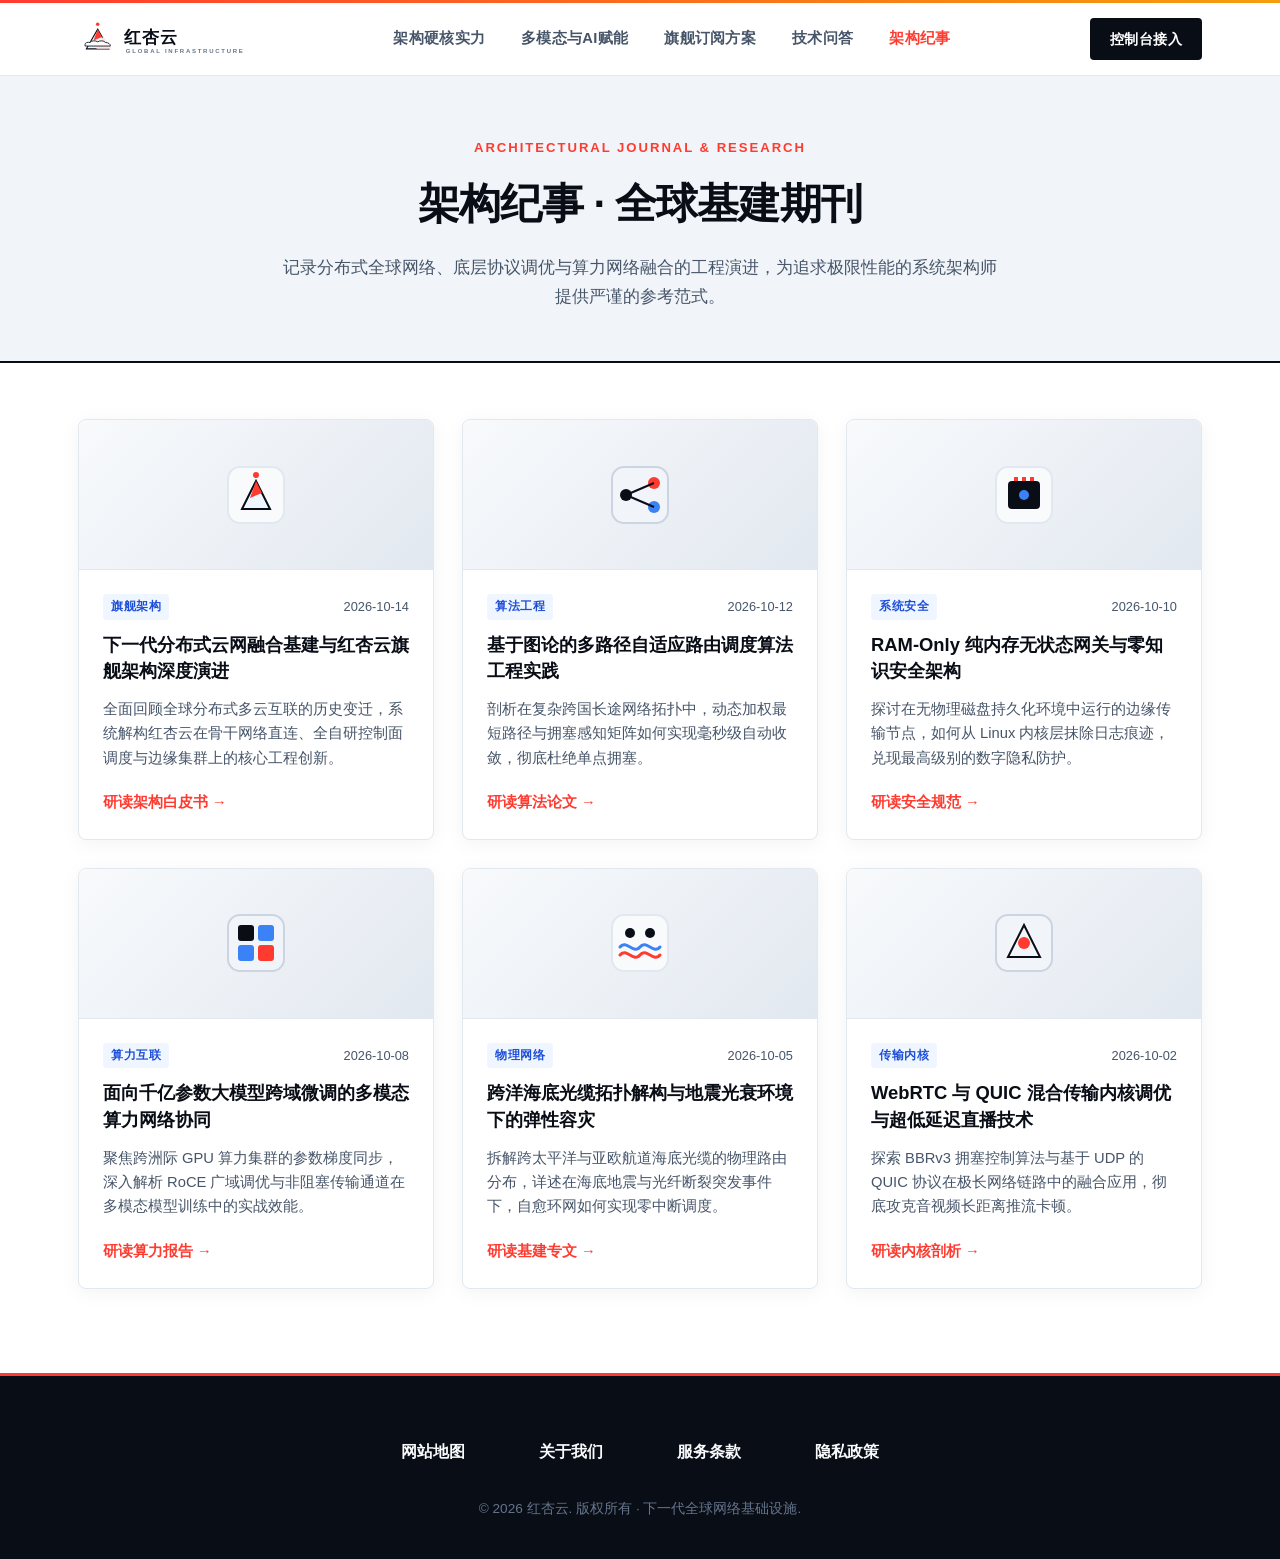
<file: journal.html>
<!DOCTYPE html>
<html lang="zh-CN">
<head>
  <meta charset="UTF-8">
  <meta name="viewport" content="width=device-width, initial-scale=1">
  <title>架构纪事 - 分布式网络与前沿算力工程期刊 - 红杏云</title>
  <meta name="description" content="红杏云架构纪事专栏，汇聚分布式基础设施演进、多路径动态调度算法、零知识纯内存网关与大模型算力协同等前沿技术研报。">
  <link rel="stylesheet" href="style.css">

<meta property="og:url" content="https://redxingyun.top/journal.html">
<meta property="og:title" content="架构纪事 - 分布式网络与前沿算力工程期刊 - 红杏云">
<meta property="og:description" content="红杏云架构纪事专栏，汇聚分布式基础设施演进、多路径动态调度算法、零知识纯内存网关与大模型算力协同等前沿技术研报。">
<meta property="og:site_name" content="红杏云">
<meta property="og:type" content="article">
<meta name="twitter:title" content="架构纪事 - 分布式网络与前沿算力工程期刊 - 红杏云">
<meta name="twitter:description" content="红杏云架构纪事专栏，汇聚分布式基础设施演进、多路径动态调度算法、零知识纯内存网关与大模型算力协同等前沿技术研报。">
<link rel="canonical" href="https://redxingyun.top/journal.html">
<script id="landing-maintenance-schema" type="application/ld+json">{"@context": "https://schema.org", "@type": "BreadcrumbList", "itemListElement": [{"@type": "ListItem", "position": 1, "name": "红杏云机场", "item": "https://redxingyun.top/"}, {"@type": "ListItem", "position": 2, "name": "架构纪事 - 分布式网络与前沿算力工程期刊 - 红杏云", "item": "https://redxingyun.top/journal.html"}]}</script>
</head>
<body>

  <aside class="reading-line" aria-hidden="true"></aside>

  <!-- 瑞士大画幅名刊导航 -->
  <header class="editorial-nav">
    <div class="editorial-container ed-nav-inner">
      <a href="index.html" class="ed-logo-link" aria-label="红杏云首页">
        <svg class="ed-logo-svg" viewBox="0 0 250 64" fill="none" xmlns="http://www.w3.org/2000/svg">
          <path d="M12 46L28 18L44 46H12Z" fill="#F1F5F9" stroke="#090D16" stroke-width="1.5"/>
          <path d="M26 46L36 28L48 46H26Z" fill="#FFE4E6"/>
          <path d="M28 18L34 29L22 34L28 18Z" fill="#FF3B30"/>
          <circle cx="28" cy="11" r="2.5" fill="#FF3B30"/>
          <path d="M10 40C10 37 14 36 17 37C19 34 25 34 28 36C31 34 37 34 39 37C43 37 46 39 46 42H10V40Z" fill="#FFFFFF" stroke="#090D16" stroke-width="1.2"/>
          <text x="66" y="38" font-family="-apple-system, BlinkMacSystemFont, 'PingFang SC', sans-serif" font-size="24" font-weight="900" fill="#090D16" letter-spacing="1">红杏云</text>
          <text x="68" y="52" font-family="-apple-system, BlinkMacSystemFont, 'PingFang SC', sans-serif" font-size="8.5" font-weight="700" fill="#64748B" letter-spacing="2.5">GLOBAL INFRASTRUCTURE</text>
        </svg>
      </a>

      <nav class="ed-nav-menu">
        <a href="index.html#strength" class="ed-nav-item">架构硬核实力</a>
        <a href="index.html#multimodal" class="ed-nav-item">多模态与AI赋能</a>
        <a href="index.html#flagship" class="ed-nav-item">旗舰订阅方案</a>
        <a href="index.html#faq" class="ed-nav-item">技术问答</a>
        <a href="journal.html" class="ed-nav-item active">架构纪事</a>
      </nav>

      <a href="https://ww012.twilightaff.com/#/?code=A56DH1Af" class="ed-header-btn" target="_blank" rel="nofollow noopener sponsored">控制台接入</a>
    </div>
  </header>

  <!-- 瑞士刊头 Hero -->
  <section class="journal-hero-header">
    <div class="editorial-container">
      <div class="journal-kicker-tag">ARCHITECTURAL JOURNAL & RESEARCH</div>
      <h1 class="journal-headline">架构纪事 · 全球基建期刊</h1>
      <p class="journal-subtext">记录分布式全球网络、底层协议调优与算力网络融合的工程演进，为追求极限性能的系统架构师提供严谨的参考范式。</p>
    </div>
  </section>

  <!-- 文章列表网格 -->
  <main class="editorial-container">
    <div class="journal-catalog-grid">

      <!-- 文章 1: 红杏云旗舰架构 -->
      <article class="journal-entry-card">
        <div class="journal-thumb-wrap">
          <svg width="68" height="68" viewBox="0 0 68 68" fill="none">
            <rect x="6" y="6" width="56" height="56" rx="12" fill="#F8FAFC" stroke="#E2E8F0" stroke-width="2"/>
            <path d="M20 48L34 20L48 48H20Z" fill="#EFF6FF" stroke="#090D16" stroke-width="2"/>
            <path d="M34 20L40 32L28 37L34 20Z" fill="#FF3B30"/>
            <circle cx="34" cy="14" r="3" fill="#FF3B30"/>
          </svg>
        </div>
        <div class="journal-body-wrap">
          <div class="journal-entry-meta">
            <span class="journal-pillar-tag">旗舰架构</span>
            <time datetime="2026-10-14">2026-10-14</time>
          </div>
          <h2 class="journal-card-title">
            <a href="distributed-cloud-infrastructure-overview.html">下一代分布式云网融合基建与红杏云旗舰架构深度演进</a>
          </h2>
          <p class="journal-card-excerpt">全面回顾全球分布式多云互联的历史变迁，系统解构红杏云在骨干网络直连、全自研控制面调度与边缘集群上的核心工程创新。</p>
          <a href="distributed-cloud-infrastructure-overview.html" class="journal-read-link">研读架构白皮书 →</a>
        </div>
      </article>

      <!-- 文章 2: 多路径路由算法 -->
      <article class="journal-entry-card">
        <div class="journal-thumb-wrap">
          <svg width="68" height="68" viewBox="0 0 68 68" fill="none">
            <rect x="6" y="6" width="56" height="56" rx="12" fill="#F1F5F9" stroke="#CBD5E1" stroke-width="2"/>
            <circle cx="20" cy="34" r="6" fill="#090D16"/>
            <circle cx="48" cy="22" r="6" fill="#FF3B30"/>
            <circle cx="48" cy="46" r="6" fill="#3B82F6"/>
            <line x1="20" y1="34" x2="48" y2="22" stroke="#090D16" stroke-width="2"/>
            <line x1="20" y1="34" x2="48" y2="46" stroke="#090D16" stroke-width="2"/>
          </svg>
        </div>
        <div class="journal-body-wrap">
          <div class="journal-entry-meta">
            <span class="journal-pillar-tag">算法工程</span>
            <time datetime="2026-10-12">2026-10-12</time>
          </div>
          <h2 class="journal-card-title">
            <a href="multipath-routing-algorithm-deepdive.html">基于图论的多路径自适应路由调度算法工程实践</a>
          </h2>
          <p class="journal-card-excerpt">剖析在复杂跨国长途网络拓扑中，动态加权最短路径与拥塞感知矩阵如何实现毫秒级自动收敛，彻底杜绝单点拥塞。</p>
          <a href="multipath-routing-algorithm-deepdive.html" class="journal-read-link">研读算法论文 →</a>
        </div>
      </article>

      <!-- 文章 3: 纯内存网关 -->
      <article class="journal-entry-card">
        <div class="journal-thumb-wrap">
          <svg width="68" height="68" viewBox="0 0 68 68" fill="none">
            <rect x="6" y="6" width="56" height="56" rx="12" fill="#F8FAFC" stroke="#E2E8F0" stroke-width="2"/>
            <rect x="18" y="20" width="32" height="28" rx="4" fill="#090D16"/>
            <rect x="24" y="16" width="4" height="4" fill="#FF3B30"/>
            <rect x="32" y="16" width="4" height="4" fill="#FF3B30"/>
            <rect x="40" y="16" width="4" height="4" fill="#FF3B30"/>
            <circle cx="34" cy="34" r="5" fill="#3B82F6"/>
          </svg>
        </div>
        <div class="journal-body-wrap">
          <div class="journal-entry-meta">
            <span class="journal-pillar-tag">系统安全</span>
            <time datetime="2026-10-10">2026-10-10</time>
          </div>
          <h2 class="journal-card-title">
            <a href="zero-knowledge-memory-architecture.html">RAM-Only 纯内存无状态网关与零知识安全架构</a>
          </h2>
          <p class="journal-card-excerpt">探讨在无物理磁盘持久化环境中运行的边缘传输节点，如何从 Linux 内核层抹除日志痕迹，兑现最高级别的数字隐私防护。</p>
          <a href="zero-knowledge-memory-architecture.html" class="journal-read-link">研读安全规范 →</a>
        </div>
      </article>

      <!-- 文章 4: 大模型算力互联 -->
      <article class="journal-entry-card">
        <div class="journal-thumb-wrap">
          <svg width="68" height="68" viewBox="0 0 68 68" fill="none">
            <rect x="6" y="6" width="56" height="56" rx="12" fill="#F1F5F9" stroke="#CBD5E1" stroke-width="2"/>
            <rect x="16" y="16" width="16" height="16" rx="3" fill="#090D16"/>
            <rect x="36" y="16" width="16" height="16" rx="3" fill="#3B82F6"/>
            <rect x="16" y="36" width="16" height="16" rx="3" fill="#3B82F6"/>
            <rect x="36" y="36" width="16" height="16" rx="3" fill="#FF3B30"/>
          </svg>
        </div>
        <div class="journal-body-wrap">
          <div class="journal-entry-meta">
            <span class="journal-pillar-tag">算力互联</span>
            <time datetime="2026-10-08">2026-10-08</time>
          </div>
          <h2 class="journal-card-title">
            <a href="multimodal-compute-cluster-interconnect.html">面向千亿参数大模型跨域微调的多模态算力网络协同</a>
          </h2>
          <p class="journal-card-excerpt">聚焦跨洲际 GPU 算力集群的参数梯度同步，深入解析 RoCE 广域调优与非阻塞传输通道在多模态模型训练中的实战效能。</p>
          <a href="multimodal-compute-cluster-interconnect.html" class="journal-read-link">研读算力报告 →</a>
        </div>
      </article>

      <!-- 文章 5: 海缆拓扑容灾 -->
      <article class="journal-entry-card">
        <div class="journal-thumb-wrap">
          <svg width="68" height="68" viewBox="0 0 68 68" fill="none">
            <rect x="6" y="6" width="56" height="56" rx="12" fill="#F8FAFC" stroke="#E2E8F0" stroke-width="2"/>
            <path d="M14 38C20 30 28 46 34 38C40 30 48 46 54 38" stroke="#3B82F6" stroke-width="3" stroke-linecap="round"/>
            <path d="M14 46C20 38 28 54 34 46C40 38 48 54 54 46" stroke="#FF3B30" stroke-width="3" stroke-linecap="round"/>
            <circle cx="24" cy="24" r="5" fill="#090D16"/>
            <circle cx="44" cy="24" r="5" fill="#090D16"/>
          </svg>
        </div>
        <div class="journal-body-wrap">
          <div class="journal-entry-meta">
            <span class="journal-pillar-tag">物理网络</span>
            <time datetime="2026-10-05">2026-10-05</time>
          </div>
          <h2 class="journal-card-title">
            <a href="undersea-cable-topology-resilience.html">跨洋海底光缆拓扑解构与地震光衰环境下的弹性容灾</a>
          </h2>
          <p class="journal-card-excerpt">拆解跨太平洋与亚欧航道海底光缆的物理路由分布，详述在海底地震与光纤断裂突发事件下，自愈环网如何实现零中断调度。</p>
          <a href="undersea-cable-topology-resilience.html" class="journal-read-link">研读基建专文 →</a>
        </div>
      </article>

      <!-- 文章 6: WebRTC与QUIC调优 -->
      <article class="journal-entry-card">
        <div class="journal-thumb-wrap">
          <svg width="68" height="68" viewBox="0 0 68 68" fill="none">
            <rect x="6" y="6" width="56" height="56" rx="12" fill="#F1F5F9" stroke="#CBD5E1" stroke-width="2"/>
            <polygon points="34,16 50,48 18,48" stroke="#090D16" stroke-width="2" fill="none"/>
            <circle cx="34" cy="34" r="6" fill="#FF3B30"/>
          </svg>
        </div>
        <div class="journal-body-wrap">
          <div class="journal-entry-meta">
            <span class="journal-pillar-tag">传输内核</span>
            <time datetime="2026-10-02">2026-10-02</time>
          </div>
          <h2 class="journal-card-title">
            <a href="webrtc-low-latency-streaming-internals.html">WebRTC 与 QUIC 混合传输内核调优与超低延迟直播技术</a>
          </h2>
          <p class="journal-card-excerpt">探索 BBRv3 拥塞控制算法与基于 UDP 的 QUIC 协议在极长网络链路中的融合应用，彻底攻克音视频长距离推流卡顿。</p>
          <a href="webrtc-low-latency-streaming-internals.html" class="journal-read-link">研读内核剖析 →</a>
        </div>
      </article>

    </div>
  </main>

  <!-- 瑞士经典四联页脚 (严格且仅展示4个中文标题) -->
  <footer class="editorial-quad-footer">
    <div class="editorial-container">
      <nav class="ed-footer-nav-row" aria-label="页脚索引导航">
        <a href="sitemap.html" class="ed-footer-link">网站地图</a>
        <a href="about.html" class="ed-footer-link">关于我们</a>
        <a href="terms.html" class="ed-footer-link">服务条款</a>
        <a href="privacy.html" class="ed-footer-link">隐私政策</a>
      </nav>
      <div class="ed-footer-colophon">
        © 2026 红杏云. 版权所有 · 下一代全球网络基础设施.
      </div>
    </div>
  </footer>

</body>
</html>
</file>
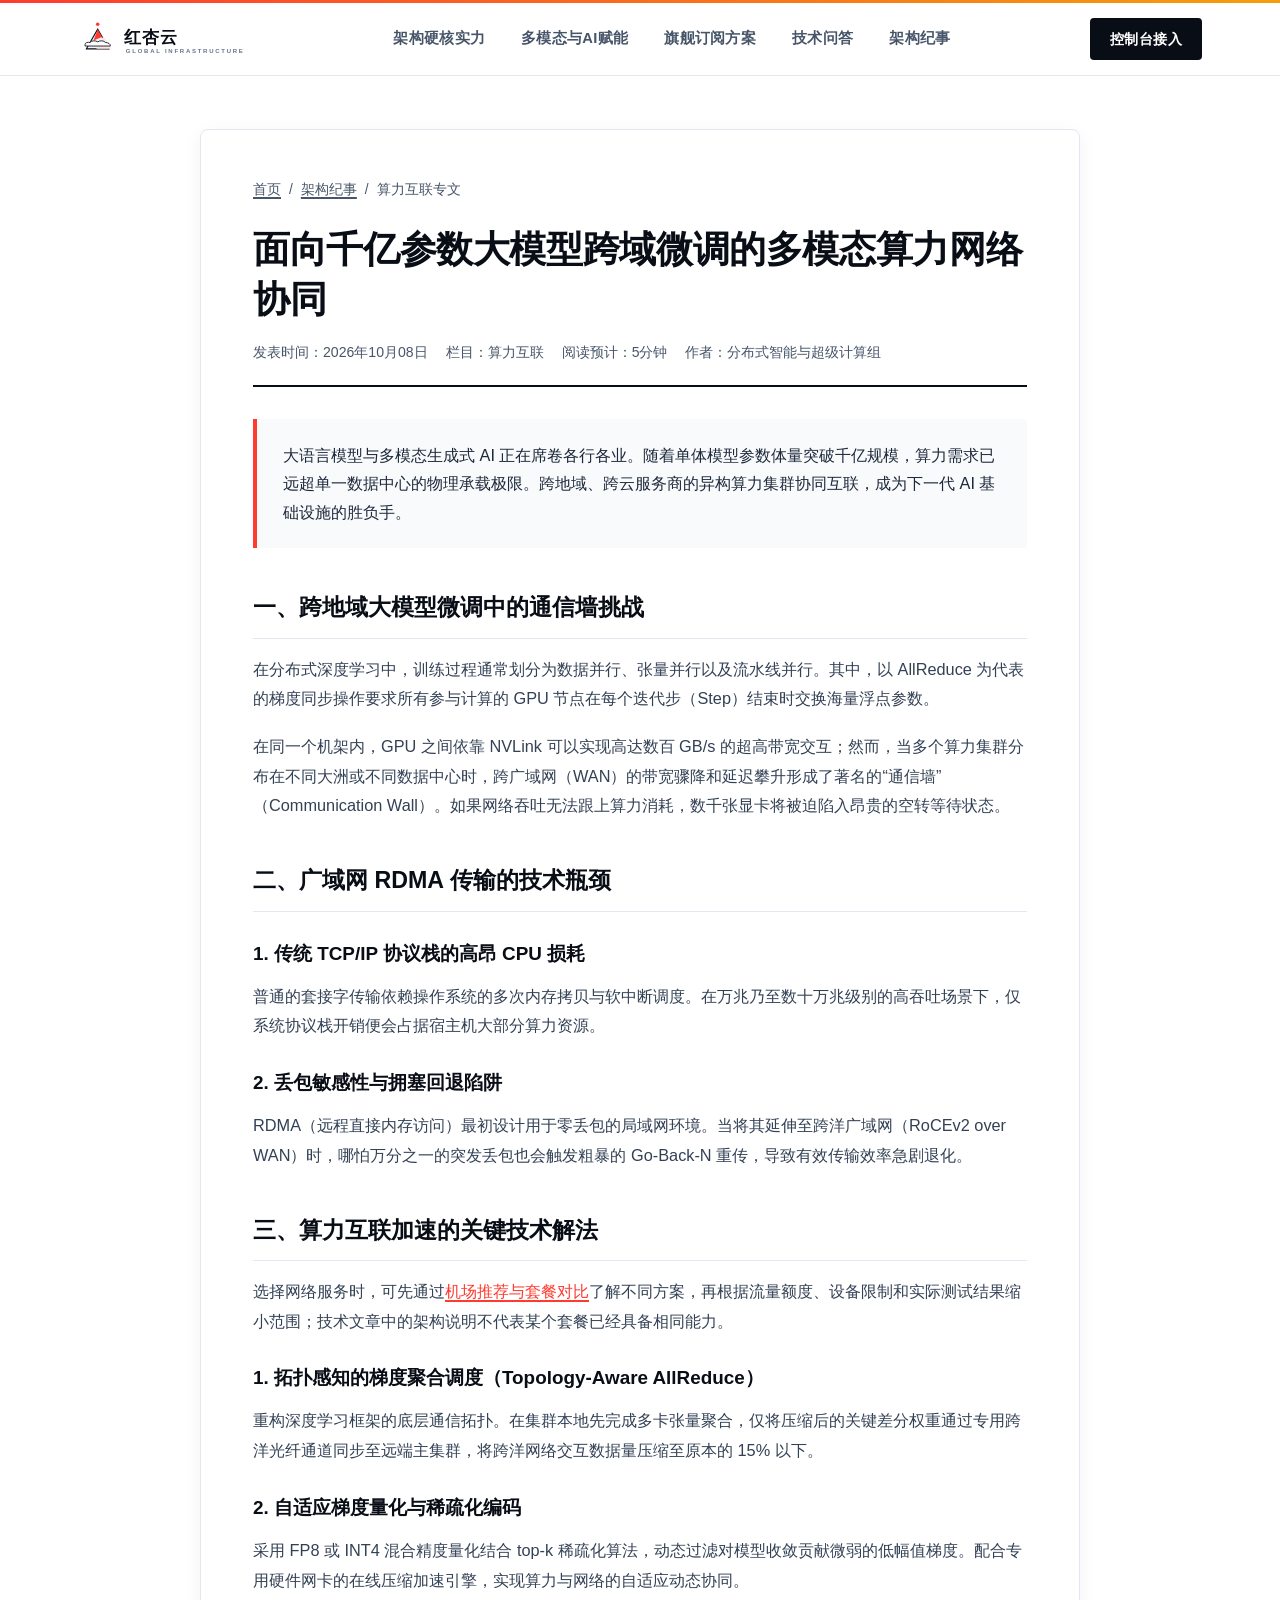
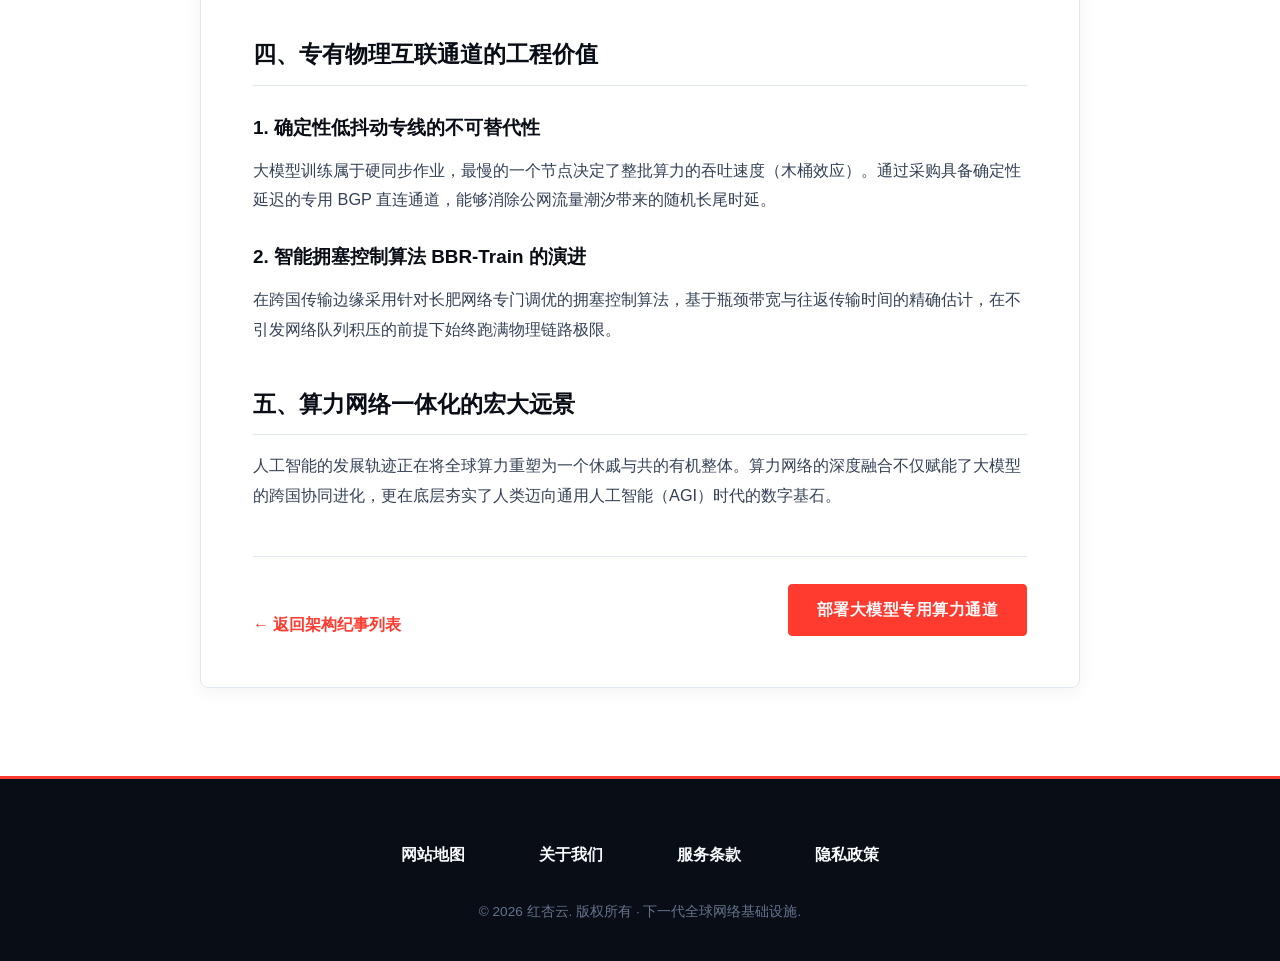
<file: multimodal-compute-cluster-interconnect.html>
<!DOCTYPE html>

<html lang="zh-CN">
<head>
<meta charset="utf-8"/>
<meta content="width=device-width, initial-scale=1" name="viewport"/>
<title>面向千亿参数大模型跨域微调的多模态算力网络协同 - 红杏云</title>
<meta content="深入探讨跨洲际分布式GPU集群在多模态与大语言模型训练中的通信瓶颈，详解广域RDMA、无损网络队列与智能数据流压缩调优方案。" name="description"/>
<link href="style.css" rel="stylesheet"/>
<meta content="https://redxingyun.top/multimodal-compute-cluster-interconnect.html" property="og:url"/>
<meta content="面向千亿参数大模型跨域微调的多模态算力网络协同 - 红杏云" property="og:title"/>
<meta content="深入探讨跨洲际分布式GPU集群在多模态与大语言模型训练中的通信瓶颈，详解广域RDMA、无损网络队列与智能数据流压缩调优方案。" property="og:description"/>
<meta content="红杏云" property="og:site_name"/>
<meta content="article" property="og:type"/>
<meta content="面向千亿参数大模型跨域微调的多模态算力网络协同 - 红杏云" name="twitter:title"/>
<meta content="深入探讨跨洲际分布式GPU集群在多模态与大语言模型训练中的通信瓶颈，详解广域RDMA、无损网络队列与智能数据流压缩调优方案。" name="twitter:description"/>
<link href="https://redxingyun.top/multimodal-compute-cluster-interconnect.html" rel="canonical"/>
<script id="landing-maintenance-schema" type="application/ld+json">{"@context": "https://schema.org", "@type": "BreadcrumbList", "itemListElement": [{"@type": "ListItem", "position": 1, "name": "红杏云机场", "item": "https://redxingyun.top/"}, {"@type": "ListItem", "position": 2, "name": "面向千亿参数大模型跨域微调的多模态算力网络协同 - 红杏云", "item": "https://redxingyun.top/multimodal-compute-cluster-interconnect.html"}]}</script>
</head>
<body>
<aside aria-hidden="true" class="reading-line"></aside>
<!-- 瑞士大画幅名刊导航 -->
<header class="editorial-nav">
<div class="editorial-container ed-nav-inner">
<a aria-label="红杏云首页" class="ed-logo-link" href="index.html">
<svg class="ed-logo-svg" fill="none" viewbox="0 0 250 64" xmlns="http://www.w3.org/2000/svg">
<path d="M12 46L28 18L44 46H12Z" fill="#F1F5F9" stroke="#090D16" stroke-width="1.5"></path>
<path d="M26 46L36 28L48 46H26Z" fill="#FFE4E6"></path>
<path d="M28 18L34 29L22 34L28 18Z" fill="#FF3B30"></path>
<circle cx="28" cy="11" fill="#FF3B30" r="2.5"></circle>
<path d="M10 40C10 37 14 36 17 37C19 34 25 34 28 36C31 34 37 34 39 37C43 37 46 39 46 42H10V40Z" fill="#FFFFFF" stroke="#090D16" stroke-width="1.2"></path>
<text fill="#090D16" font-family="-apple-system, BlinkMacSystemFont, 'PingFang SC', sans-serif" font-size="24" font-weight="900" letter-spacing="1" x="66" y="38">红杏云</text>
<text fill="#64748B" font-family="-apple-system, BlinkMacSystemFont, 'PingFang SC', sans-serif" font-size="8.5" font-weight="700" letter-spacing="2.5" x="68" y="52">GLOBAL INFRASTRUCTURE</text>
</svg>
</a>
<nav class="ed-nav-menu">
<a class="ed-nav-item" href="index.html#strength">架构硬核实力</a>
<a class="ed-nav-item" href="index.html#multimodal">多模态与AI赋能</a>
<a class="ed-nav-item" href="index.html#flagship">旗舰订阅方案</a>
<a class="ed-nav-item" href="index.html#faq">技术问答</a>
<a class="ed-nav-item" href="journal.html">架构纪事</a>
</nav>
<a class="ed-header-btn" href="https://ww012.twilightaff.com/#/?code=A56DH1Af" rel="nofollow noopener sponsored" target="_blank">控制台接入</a>
</div>
</header>
<!-- 文章正文区域 -->
<main class="article-ed-wrap">
<div class="editorial-container">
<article class="article-ed-box">
<nav aria-label="面包屑导航" class="journal-crumbs">
<a href="index.html">首页</a>
<span>/</span>
<a href="journal.html">架构纪事</a>
<span>/</span>
<span>算力互联专文</span>
</nav>
<h1 class="article-ed-h1">面向千亿参数大模型跨域微调的多模态算力网络协同</h1>
<div class="article-ed-meta">
<span>发表时间：2026年10月08日</span>
<span>栏目：算力互联</span>
<span>阅读预计：5分钟</span>
<span>作者：分布式智能与超级计算组</span>
</div>
<div class="journal-lead-box">
          大语言模型与多模态生成式 AI 正在席卷各行各业。随着单体模型参数体量突破千亿规模，算力需求已远超单一数据中心的物理承载极限。跨地域、跨云服务商的异构算力集群协同互联，成为下一代 AI 基础设施的胜负手。
        </div>
<div class="journal-prose">
<h2>一、跨地域大模型微调中的通信墙挑战</h2>
<p>在分布式深度学习中，训练过程通常划分为数据并行、张量并行以及流水线并行。其中，以 AllReduce 为代表的梯度同步操作要求所有参与计算的 GPU 节点在每个迭代步（Step）结束时交换海量浮点参数。</p>
<p>在同一个机架内，GPU 之间依靠 NVLink 可以实现高达数百 GB/s 的超高带宽交互；然而，当多个算力集群分布在不同大洲或不同数据中心时，跨广域网（WAN）的带宽骤降和延迟攀升形成了著名的“通信墙”（Communication Wall）。如果网络吞吐无法跟上算力消耗，数千张显卡将被迫陷入昂贵的空转等待状态。</p>
<h2>二、广域网 RDMA 传输的技术瓶颈</h2>
<h3>1. 传统 TCP/IP 协议栈的高昂 CPU 损耗</h3>
<p>普通的套接字传输依赖操作系统的多次内存拷贝与软中断调度。在万兆乃至数十万兆级别的高吞吐场景下，仅系统协议栈开销便会占据宿主机大部分算力资源。</p>
<h3>2. 丢包敏感性与拥塞回退陷阱</h3>
<p>RDMA（远程直接内存访问）最初设计用于零丢包的局域网环境。当将其延伸至跨洋广域网（RoCEv2 over WAN）时，哪怕万分之一的突发丢包也会触发粗暴的 Go-Back-N 重传，导致有效传输效率急剧退化。</p>
<h2>三、算力互联加速的关键技术解法</h2>
<p>选择网络服务时，可先通过<a href="https://jichangtuijan.top/" rel="sponsored nofollow noopener" target="_blank">机场推荐与套餐对比</a>了解不同方案，再根据流量额度、设备限制和实际测试结果缩小范围；技术文章中的架构说明不代表某个套餐已经具备相同能力。</p>
<h3>1. 拓扑感知的梯度聚合调度（Topology-Aware AllReduce）</h3>
<p>重构深度学习框架的底层通信拓扑。在集群本地先完成多卡张量聚合，仅将压缩后的关键差分权重通过专用跨洋光纤通道同步至远端主集群，将跨洋网络交互数据量压缩至原本的 15% 以下。</p>
<h3>2. 自适应梯度量化与稀疏化编码</h3>
<p>采用 FP8 或 INT4 混合精度量化结合 top-k 稀疏化算法，动态过滤对模型收敛贡献微弱的低幅值梯度。配合专用硬件网卡的在线压缩加速引擎，实现算力与网络的自适应动态协同。</p>
<h2>四、专有物理互联通道的工程价值</h2>
<h3>1. 确定性低抖动专线的不可替代性</h3>
<p>大模型训练属于硬同步作业，最慢的一个节点决定了整批算力的吞吐速度（木桶效应）。通过采购具备确定性延迟的专用 BGP 直连通道，能够消除公网流量潮汐带来的随机长尾时延。</p>
<h3>2. 智能拥塞控制算法 BBR-Train 的演进</h3>
<p>在跨国传输边缘采用针对长肥网络专门调优的拥塞控制算法，基于瓶颈带宽与往返传输时间的精确估计，在不引发网络队列积压的前提下始终跑满物理链路极限。</p>
<h2>五、算力网络一体化的宏大远景</h2>
<p>人工智能的发展轨迹正在将全球算力重塑为一个休戚与共的有机整体。算力网络的深度融合不仅赋能了大模型的跨国协同进化，更在底层夯实了人类迈向通用人工智能（AGI）时代的数字基石。</p>
</div>
<div class="journal-article-footer">
<a class="ed-subpage-back" href="journal.html">← 返回架构纪事列表</a>
<a class="ed-btn ed-btn-primary" href="https://ww012.twilightaff.com/#/?code=A56DH1Af" rel="nofollow noopener sponsored" target="_blank">部署大模型专用算力通道</a>
</div>
</article>
</div>
</main>
<!-- 瑞士经典四联页脚 (严格且仅展示4个中文标题) -->
<footer class="editorial-quad-footer">
<div class="editorial-container">
<nav aria-label="页脚索引导航" class="ed-footer-nav-row">
<a class="ed-footer-link" href="sitemap.html">网站地图</a>
<a class="ed-footer-link" href="about.html">关于我们</a>
<a class="ed-footer-link" href="terms.html">服务条款</a>
<a class="ed-footer-link" href="privacy.html">隐私政策</a>
</nav>
<div class="ed-footer-colophon">
        © 2026 红杏云. 版权所有 · 下一代全球网络基础设施.
      </div>
</div>
</footer>
</body>
</html>
</file>
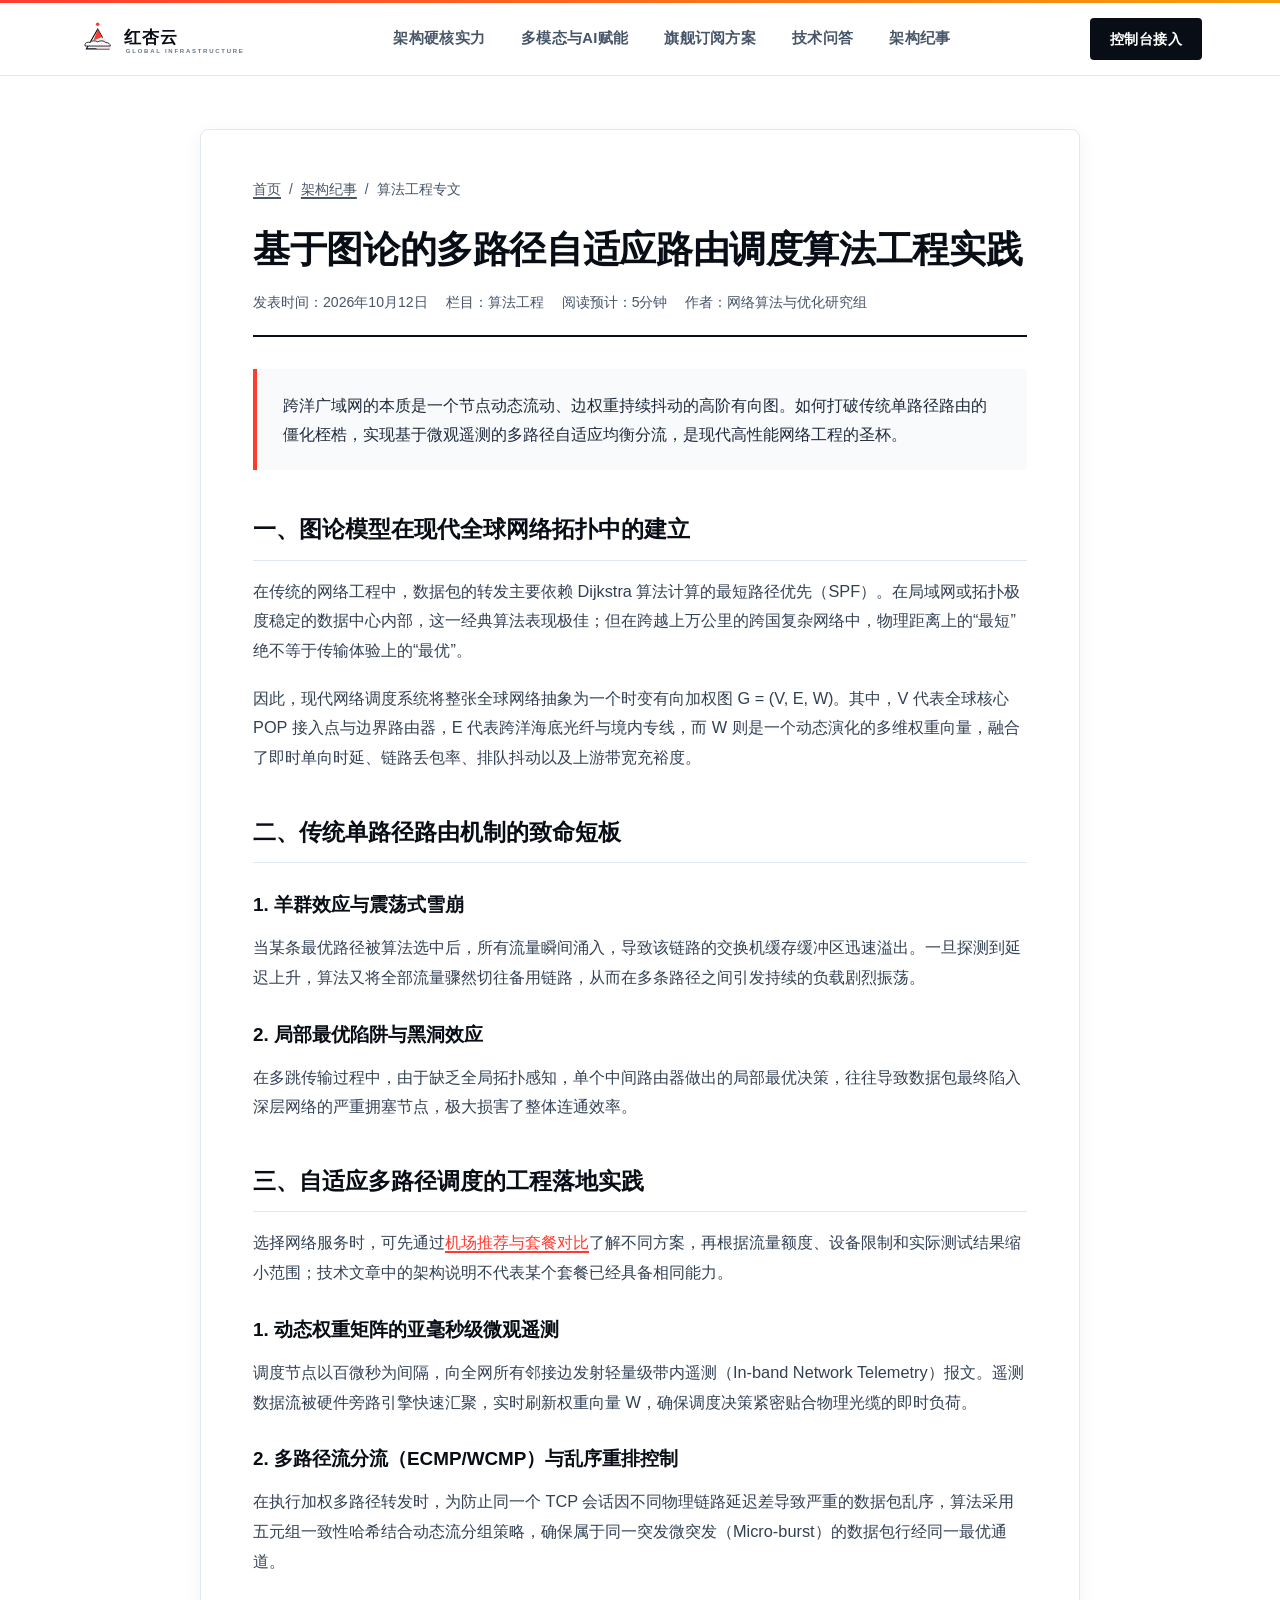
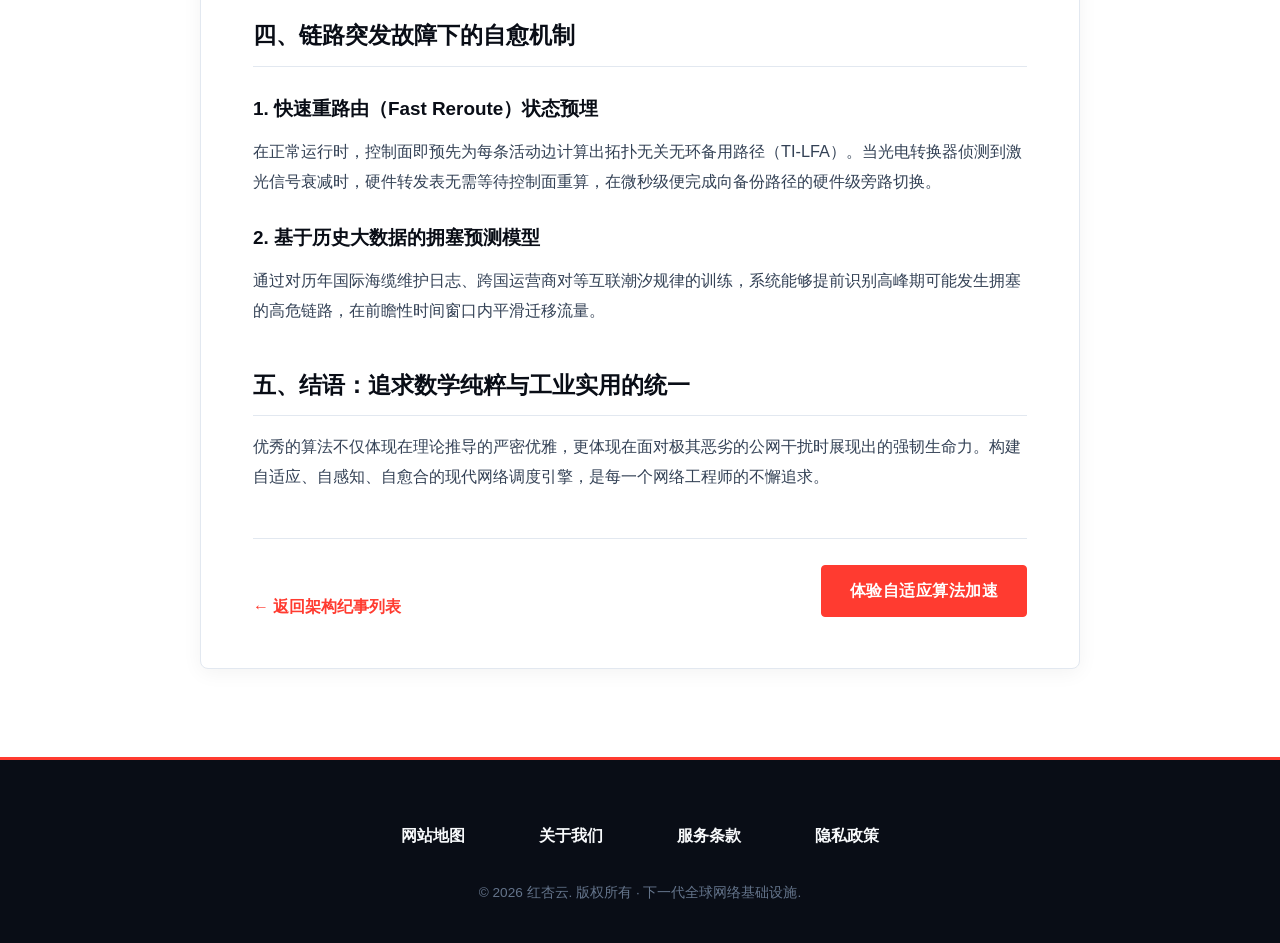
<file: multipath-routing-algorithm-deepdive.html>
<!DOCTYPE html>

<html lang="zh-CN">
<head>
<meta charset="utf-8"/>
<meta content="width=device-width, initial-scale=1" name="viewport"/>
<title>基于图论的多路径自适应路由调度算法工程实践 - 红杏云</title>
<meta content="深入解析在复杂跨国网络拓扑中，动态加权有向图最短路径算法、多路径负载均衡及拥塞自愈机制在工业级网络加速中的工程实现。" name="description"/>
<link href="style.css" rel="stylesheet"/>
<meta content="https://redxingyun.top/multipath-routing-algorithm-deepdive.html" property="og:url"/>
<meta content="基于图论的多路径自适应路由调度算法工程实践 - 红杏云" property="og:title"/>
<meta content="深入解析在复杂跨国网络拓扑中，动态加权有向图最短路径算法、多路径负载均衡及拥塞自愈机制在工业级网络加速中的工程实现。" property="og:description"/>
<meta content="红杏云" property="og:site_name"/>
<meta content="article" property="og:type"/>
<meta content="基于图论的多路径自适应路由调度算法工程实践 - 红杏云" name="twitter:title"/>
<meta content="深入解析在复杂跨国网络拓扑中，动态加权有向图最短路径算法、多路径负载均衡及拥塞自愈机制在工业级网络加速中的工程实现。" name="twitter:description"/>
<link href="https://redxingyun.top/multipath-routing-algorithm-deepdive.html" rel="canonical"/>
<script id="landing-maintenance-schema" type="application/ld+json">{"@context": "https://schema.org", "@type": "BreadcrumbList", "itemListElement": [{"@type": "ListItem", "position": 1, "name": "红杏云机场", "item": "https://redxingyun.top/"}, {"@type": "ListItem", "position": 2, "name": "基于图论的多路径自适应路由调度算法工程实践 - 红杏云", "item": "https://redxingyun.top/multipath-routing-algorithm-deepdive.html"}]}</script>
</head>
<body>
<aside aria-hidden="true" class="reading-line"></aside>
<!-- 瑞士大画幅名刊导航 -->
<header class="editorial-nav">
<div class="editorial-container ed-nav-inner">
<a aria-label="红杏云首页" class="ed-logo-link" href="index.html">
<svg class="ed-logo-svg" fill="none" viewbox="0 0 250 64" xmlns="http://www.w3.org/2000/svg">
<path d="M12 46L28 18L44 46H12Z" fill="#F1F5F9" stroke="#090D16" stroke-width="1.5"></path>
<path d="M26 46L36 28L48 46H26Z" fill="#FFE4E6"></path>
<path d="M28 18L34 29L22 34L28 18Z" fill="#FF3B30"></path>
<circle cx="28" cy="11" fill="#FF3B30" r="2.5"></circle>
<path d="M10 40C10 37 14 36 17 37C19 34 25 34 28 36C31 34 37 34 39 37C43 37 46 39 46 42H10V40Z" fill="#FFFFFF" stroke="#090D16" stroke-width="1.2"></path>
<text fill="#090D16" font-family="-apple-system, BlinkMacSystemFont, 'PingFang SC', sans-serif" font-size="24" font-weight="900" letter-spacing="1" x="66" y="38">红杏云</text>
<text fill="#64748B" font-family="-apple-system, BlinkMacSystemFont, 'PingFang SC', sans-serif" font-size="8.5" font-weight="700" letter-spacing="2.5" x="68" y="52">GLOBAL INFRASTRUCTURE</text>
</svg>
</a>
<nav class="ed-nav-menu">
<a class="ed-nav-item" href="index.html#strength">架构硬核实力</a>
<a class="ed-nav-item" href="index.html#multimodal">多模态与AI赋能</a>
<a class="ed-nav-item" href="index.html#flagship">旗舰订阅方案</a>
<a class="ed-nav-item" href="index.html#faq">技术问答</a>
<a class="ed-nav-item" href="journal.html">架构纪事</a>
</nav>
<a class="ed-header-btn" href="https://ww012.twilightaff.com/#/?code=A56DH1Af" rel="nofollow noopener sponsored" target="_blank">控制台接入</a>
</div>
</header>
<!-- 文章正文区域 -->
<main class="article-ed-wrap">
<div class="editorial-container">
<article class="article-ed-box">
<nav aria-label="面包屑导航" class="journal-crumbs">
<a href="index.html">首页</a>
<span>/</span>
<a href="journal.html">架构纪事</a>
<span>/</span>
<span>算法工程专文</span>
</nav>
<h1 class="article-ed-h1">基于图论的多路径自适应路由调度算法工程实践</h1>
<div class="article-ed-meta">
<span>发表时间：2026年10月12日</span>
<span>栏目：算法工程</span>
<span>阅读预计：5分钟</span>
<span>作者：网络算法与优化研究组</span>
</div>
<div class="journal-lead-box">
          跨洋广域网的本质是一个节点动态流动、边权重持续抖动的高阶有向图。如何打破传统单路径路由的僵化桎梏，实现基于微观遥测的多路径自适应均衡分流，是现代高性能网络工程的圣杯。
        </div>
<div class="journal-prose">
<h2>一、图论模型在现代全球网络拓扑中的建立</h2>
<p>在传统的网络工程中，数据包的转发主要依赖 Dijkstra 算法计算的最短路径优先（SPF）。在局域网或拓扑极度稳定的数据中心内部，这一经典算法表现极佳；但在跨越上万公里的跨国复杂网络中，物理距离上的“最短”绝不等于传输体验上的“最优”。</p>
<p>因此，现代网络调度系统将整张全球网络抽象为一个时变有向加权图 G = (V, E, W)。其中，V 代表全球核心 POP 接入点与边界路由器，E 代表跨洋海底光纤与境内专线，而 W 则是一个动态演化的多维权重向量，融合了即时单向时延、链路丢包率、排队抖动以及上游带宽充裕度。</p>
<h2>二、传统单路径路由机制的致命短板</h2>
<h3>1. 羊群效应与震荡式雪崩</h3>
<p>当某条最优路径被算法选中后，所有流量瞬间涌入，导致该链路的交换机缓存缓冲区迅速溢出。一旦探测到延迟上升，算法又将全部流量骤然切往备用链路，从而在多条路径之间引发持续的负载剧烈振荡。</p>
<h3>2. 局部最优陷阱与黑洞效应</h3>
<p>在多跳传输过程中，由于缺乏全局拓扑感知，单个中间路由器做出的局部最优决策，往往导致数据包最终陷入深层网络的严重拥塞节点，极大损害了整体连通效率。</p>
<h2>三、自适应多路径调度的工程落地实践</h2>
<p>选择网络服务时，可先通过<a href="https://jichangtuijan.top/" rel="sponsored nofollow noopener" target="_blank">机场推荐与套餐对比</a>了解不同方案，再根据流量额度、设备限制和实际测试结果缩小范围；技术文章中的架构说明不代表某个套餐已经具备相同能力。</p>
<h3>1. 动态权重矩阵的亚毫秒级微观遥测</h3>
<p>调度节点以百微秒为间隔，向全网所有邻接边发射轻量级带内遥测（In-band Network Telemetry）报文。遥测数据流被硬件旁路引擎快速汇聚，实时刷新权重向量 W，确保调度决策紧密贴合物理光缆的即时负荷。</p>
<h3>2. 多路径流分流（ECMP/WCMP）与乱序重排控制</h3>
<p>在执行加权多路径转发时，为防止同一个 TCP 会话因不同物理链路延迟差导致严重的数据包乱序，算法采用五元组一致性哈希结合动态流分组策略，确保属于同一突发微突发（Micro-burst）的数据包行经同一最优通道。</p>
<h2>四、链路突发故障下的自愈机制</h2>
<h3>1. 快速重路由（Fast Reroute）状态预埋</h3>
<p>在正常运行时，控制面即预先为每条活动边计算出拓扑无关无环备用路径（TI-LFA）。当光电转换器侦测到激光信号衰减时，硬件转发表无需等待控制面重算，在微秒级便完成向备份路径的硬件级旁路切换。</p>
<h3>2. 基于历史大数据的拥塞预测模型</h3>
<p>通过对历年国际海缆维护日志、跨国运营商对等互联潮汐规律的训练，系统能够提前识别高峰期可能发生拥塞的高危链路，在前瞻性时间窗口内平滑迁移流量。</p>
<h2>五、结语：追求数学纯粹与工业实用的统一</h2>
<p>优秀的算法不仅体现在理论推导的严密优雅，更体现在面对极其恶劣的公网干扰时展现出的强韧生命力。构建自适应、自感知、自愈合的现代网络调度引擎，是每一个网络工程师的不懈追求。</p>
</div>
<div class="journal-article-footer">
<a class="ed-subpage-back" href="journal.html">← 返回架构纪事列表</a>
<a class="ed-btn ed-btn-primary" href="https://ww012.twilightaff.com/#/?code=A56DH1Af" rel="nofollow noopener sponsored" target="_blank">体验自适应算法加速</a>
</div>
</article>
</div>
</main>
<!-- 瑞士经典四联页脚 (严格且仅展示4个中文标题) -->
<footer class="editorial-quad-footer">
<div class="editorial-container">
<nav aria-label="页脚索引导航" class="ed-footer-nav-row">
<a class="ed-footer-link" href="sitemap.html">网站地图</a>
<a class="ed-footer-link" href="about.html">关于我们</a>
<a class="ed-footer-link" href="terms.html">服务条款</a>
<a class="ed-footer-link" href="privacy.html">隐私政策</a>
</nav>
<div class="ed-footer-colophon">
        © 2026 红杏云. 版权所有 · 下一代全球网络基础设施.
      </div>
</div>
</footer>
</body>
</html>
</file>
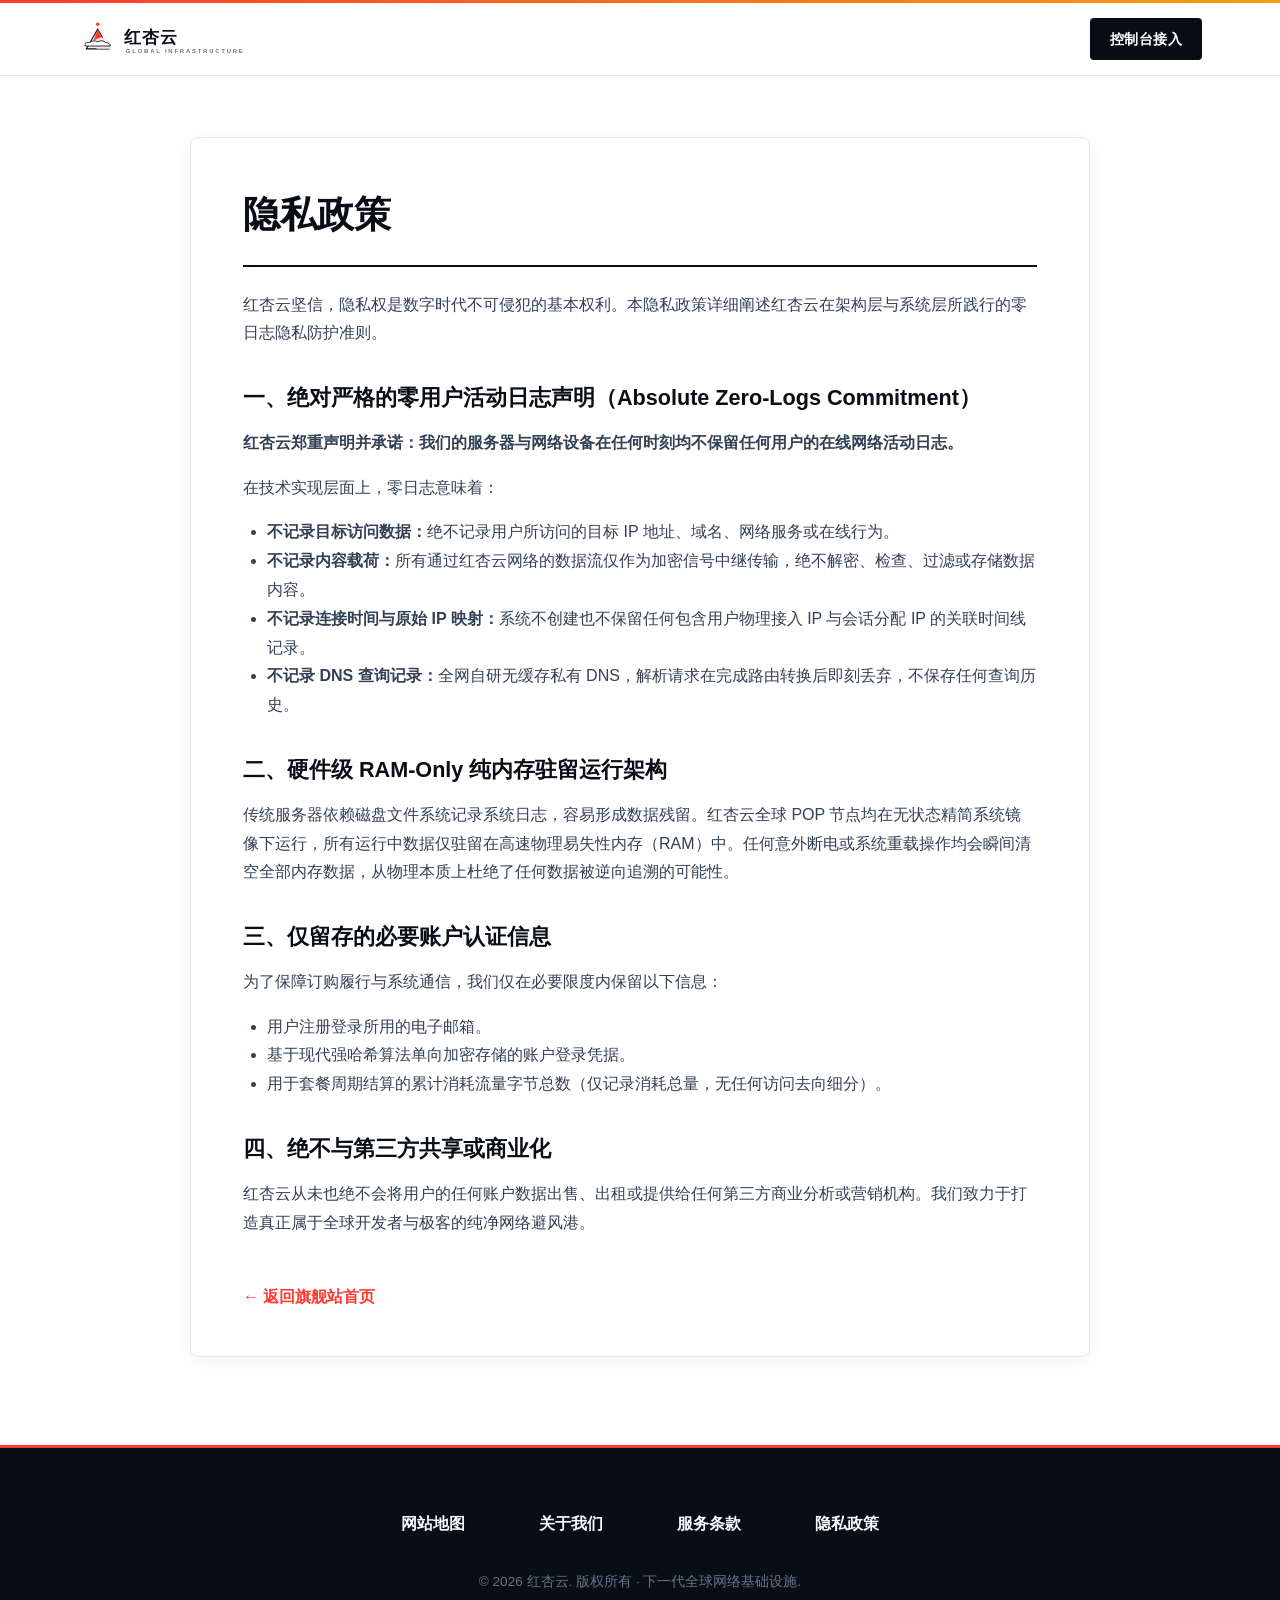
<file: privacy.html>
<!DOCTYPE html>
<html lang="zh-CN">
<head>
  <meta charset="UTF-8">
  <meta name="viewport" content="width=device-width, initial-scale=1">
  <title>隐私政策 - 红杏云</title>
  <meta name="description" content="红杏云隐私政策，严格零日志保护，RAM-Only 无盘驻留架构。">
  <link rel="stylesheet" href="style.css">

<meta property="og:url" content="https://redxingyun.top/privacy.html">
<meta property="og:title" content="隐私政策 - 红杏云">
<meta property="og:description" content="红杏云隐私政策，严格零日志保护，RAM-Only 无盘驻留架构。">
<meta property="og:site_name" content="红杏云">
<meta property="og:type" content="article">
<meta name="twitter:title" content="隐私政策 - 红杏云">
<meta name="twitter:description" content="红杏云隐私政策，严格零日志保护，RAM-Only 无盘驻留架构。">
<link rel="canonical" href="https://redxingyun.top/privacy.html">
<script id="landing-maintenance-schema" type="application/ld+json">{"@context": "https://schema.org", "@type": "BreadcrumbList", "itemListElement": [{"@type": "ListItem", "position": 1, "name": "红杏云机场", "item": "https://redxingyun.top/"}, {"@type": "ListItem", "position": 2, "name": "隐私政策 - 红杏云", "item": "https://redxingyun.top/privacy.html"}]}</script>
</head>
<body>

  <aside class="reading-line" aria-hidden="true"></aside>

  <header class="editorial-nav">
    <div class="editorial-container ed-nav-inner">
      <a href="index.html" class="ed-logo-link" aria-label="红杏云首页">
        <svg class="ed-logo-svg" viewBox="0 0 250 64" fill="none" xmlns="http://www.w3.org/2000/svg">
          <path d="M12 46L28 18L44 46H12Z" fill="#F1F5F9" stroke="#090D16" stroke-width="1.5"/>
          <path d="M26 46L36 28L48 46H26Z" fill="#FFE4E6"/>
          <path d="M28 18L34 29L22 34L28 18Z" fill="#FF3B30"/>
          <circle cx="28" cy="11" r="2.5" fill="#FF3B30"/>
          <path d="M10 40C10 37 14 36 17 37C19 34 25 34 28 36C31 34 37 34 39 37C43 37 46 39 46 42H10V40Z" fill="#FFFFFF" stroke="#090D16" stroke-width="1.2"/>
          <text x="66" y="38" font-family="-apple-system, BlinkMacSystemFont, 'PingFang SC', sans-serif" font-size="24" font-weight="900" fill="#090D16" letter-spacing="1">红杏云</text>
          <text x="68" y="52" font-family="-apple-system, BlinkMacSystemFont, 'PingFang SC', sans-serif" font-size="8.5" font-weight="700" fill="#64748B" letter-spacing="2.5">GLOBAL INFRASTRUCTURE</text>
        </svg>
      </a>
      <a href="https://ww012.twilightaff.com/#/?code=A56DH1Af" class="ed-header-btn" target="_blank" rel="nofollow noopener sponsored">控制台接入</a>
    </div>
  </header>

  <main class="ed-subpage-wrap">
    <div class="editorial-container">
      <article class="ed-subpage-box">
        <h1 class="ed-subpage-h1">隐私政策</h1>
        <div class="ed-subpage-body">
          <p>红杏云坚信，隐私权是数字时代不可侵犯的基本权利。本隐私政策详细阐述红杏云在架构层与系统层所践行的零日志隐私防护准则。</p>

          <h2>一、绝对严格的零用户活动日志声明（Absolute Zero-Logs Commitment）</h2>
          <p><strong>红杏云郑重声明并承诺：我们的服务器与网络设备在任何时刻均不保留任何用户的在线网络活动日志。</strong></p>
          <p>在技术实现层面上，零日志意味着：</p>
          <ul>
            <li><strong>不记录目标访问数据：</strong>绝不记录用户所访问的目标 IP 地址、域名、网络服务或在线行为。</li>
            <li><strong>不记录内容载荷：</strong>所有通过红杏云网络的数据流仅作为加密信号中继传输，绝不解密、检查、过滤或存储数据内容。</li>
            <li><strong>不记录连接时间与原始 IP 映射：</strong>系统不创建也不保留任何包含用户物理接入 IP 与会话分配 IP 的关联时间线记录。</li>
            <li><strong>不记录 DNS 查询记录：</strong>全网自研无缓存私有 DNS，解析请求在完成路由转换后即刻丢弃，不保存任何查询历史。</li>
          </ul>

          <h2>二、硬件级 RAM-Only 纯内存驻留运行架构</h2>
          <p>传统服务器依赖磁盘文件系统记录系统日志，容易形成数据残留。红杏云全球 POP 节点均在无状态精简系统镜像下运行，所有运行中数据仅驻留在高速物理易失性内存（RAM）中。任何意外断电或系统重载操作均会瞬间清空全部内存数据，从物理本质上杜绝了任何数据被逆向追溯的可能性。</p>

          <h2>三、仅留存的必要账户认证信息</h2>
          <p>为了保障订购履行与系统通信，我们仅在必要限度内保留以下信息：</p>
          <ul>
            <li>用户注册登录所用的电子邮箱。</li>
            <li>基于现代强哈希算法单向加密存储的账户登录凭据。</li>
            <li>用于套餐周期结算的累计消耗流量字节总数（仅记录消耗总量，无任何访问去向细分）。</li>
          </ul>

          <h2>四、绝不与第三方共享或商业化</h2>
          <p>红杏云从未也绝不会将用户的任何账户数据出售、出租或提供给任何第三方商业分析或营销机构。我们致力于打造真正属于全球开发者与极客的纯净网络避风港。</p>

          <a href="index.html" class="ed-subpage-back">← 返回旗舰站首页</a>
        </div>
      </article>
    </div>
  </main>

  <footer class="editorial-quad-footer">
    <div class="editorial-container">
      <nav class="ed-footer-nav-row" aria-label="页脚索引导航">
        <a href="sitemap.html" class="ed-footer-link">网站地图</a>
        <a href="about.html" class="ed-footer-link">关于我们</a>
        <a href="terms.html" class="ed-footer-link">服务条款</a>
        <a href="privacy.html" class="ed-footer-link">隐私政策</a>
      </nav>
      <div class="ed-footer-colophon">
        © 2026 红杏云. 版权所有 · 下一代全球网络基础设施.
      </div>
    </div>
  </footer>

</body>
</html>
</file>
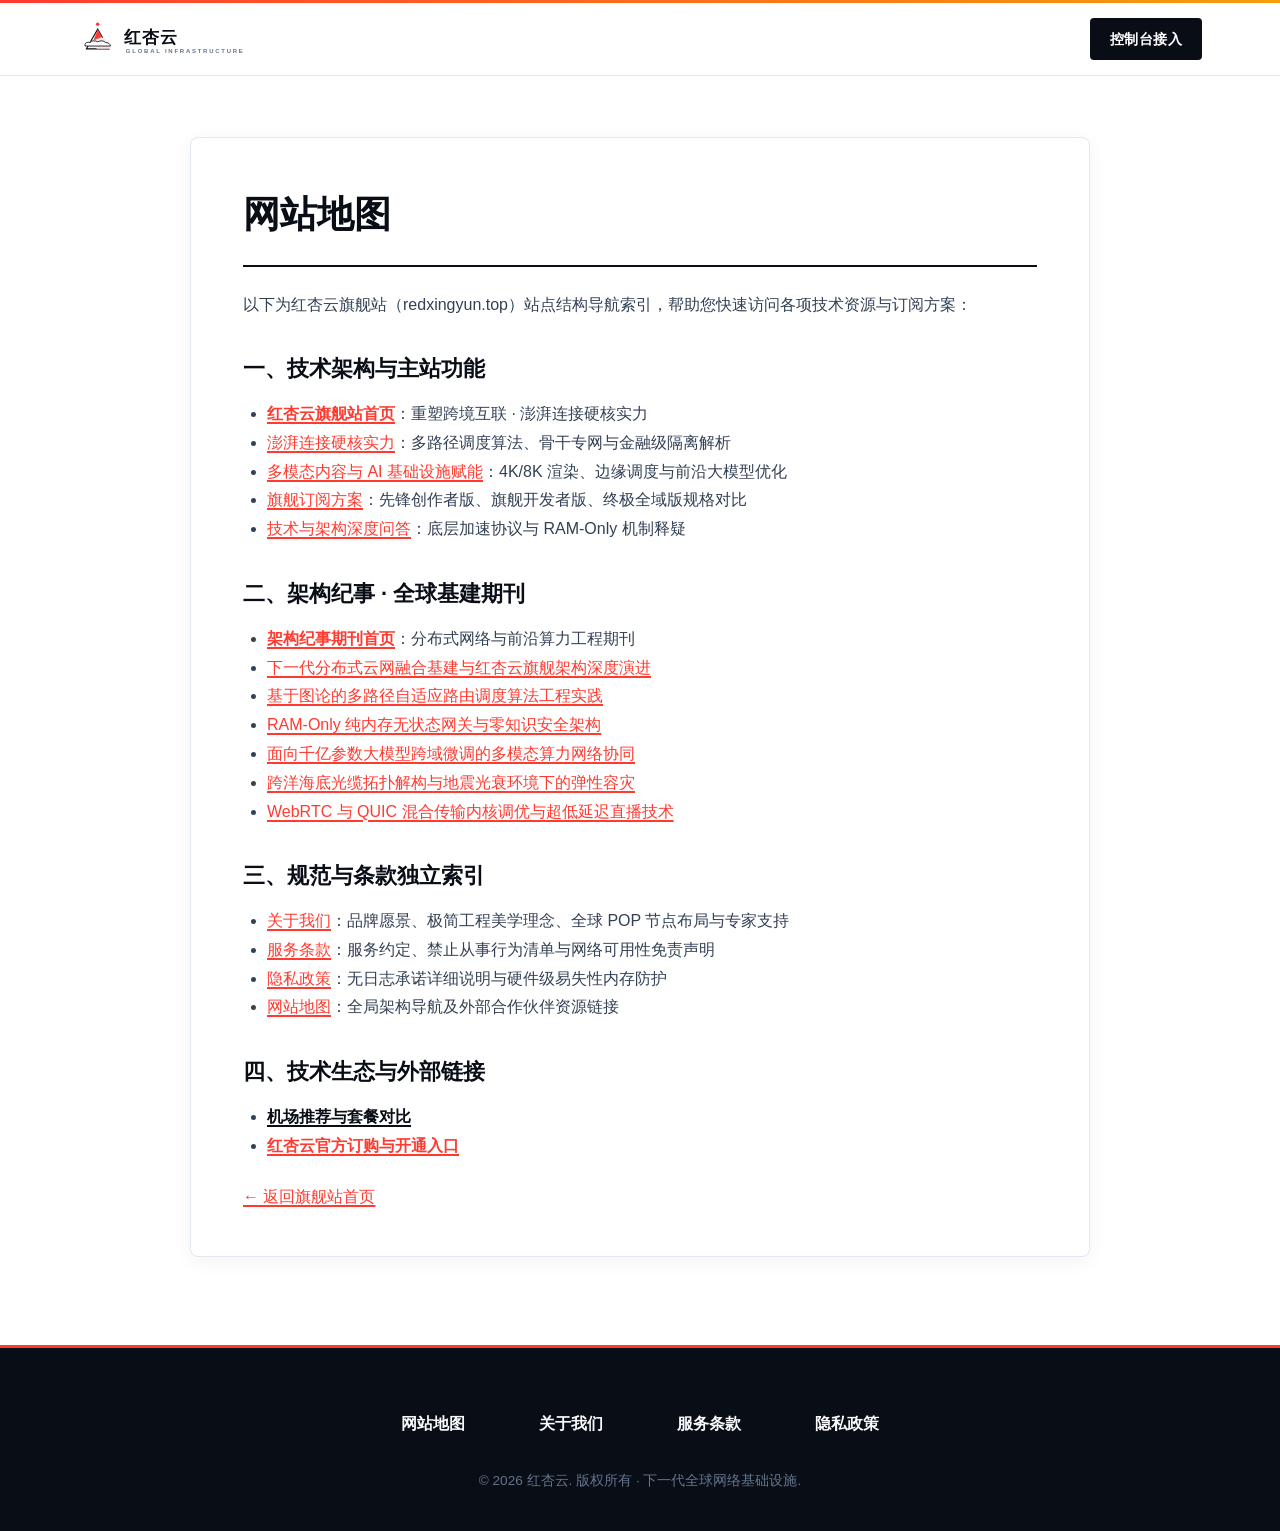
<file: sitemap.html>
<!DOCTYPE html>

<html lang="zh-CN">
<head>
<meta charset="utf-8"/>
<meta content="width=device-width, initial-scale=1" name="viewport"/>
<title>网站地图 - 红杏云</title>
<meta content="红杏云网站地图与技术架构导航索引。" name="description"/>
<link href="style.css" rel="stylesheet"/>
<meta content="https://redxingyun.top/sitemap.html" property="og:url"/>
<meta content="网站地图 - 红杏云" property="og:title"/>
<meta content="红杏云网站地图与技术架构导航索引。" property="og:description"/>
<meta content="红杏云" property="og:site_name"/>
<meta content="article" property="og:type"/>
<meta content="网站地图 - 红杏云" name="twitter:title"/>
<meta content="红杏云网站地图与技术架构导航索引。" name="twitter:description"/>
<link href="https://redxingyun.top/sitemap.html" rel="canonical"/>
<script id="landing-maintenance-schema" type="application/ld+json">{"@context": "https://schema.org", "@type": "BreadcrumbList", "itemListElement": [{"@type": "ListItem", "position": 1, "name": "红杏云机场", "item": "https://redxingyun.top/"}, {"@type": "ListItem", "position": 2, "name": "网站地图 - 红杏云", "item": "https://redxingyun.top/sitemap.html"}]}</script>
</head>
<body>
<aside aria-hidden="true" class="reading-line"></aside>
<header class="editorial-nav">
<div class="editorial-container ed-nav-inner">
<a aria-label="红杏云首页" class="ed-logo-link" href="index.html">
<svg class="ed-logo-svg" fill="none" viewbox="0 0 250 64" xmlns="http://www.w3.org/2000/svg">
<path d="M12 46L28 18L44 46H12Z" fill="#F1F5F9" stroke="#090D16" stroke-width="1.5"></path>
<path d="M26 46L36 28L48 46H26Z" fill="#FFE4E6"></path>
<path d="M28 18L34 29L22 34L28 18Z" fill="#FF3B30"></path>
<circle cx="28" cy="11" fill="#FF3B30" r="2.5"></circle>
<path d="M10 40C10 37 14 36 17 37C19 34 25 34 28 36C31 34 37 34 39 37C43 37 46 39 46 42H10V40Z" fill="#FFFFFF" stroke="#090D16" stroke-width="1.2"></path>
<text fill="#090D16" font-family="-apple-system, BlinkMacSystemFont, 'PingFang SC', sans-serif" font-size="24" font-weight="900" letter-spacing="1" x="66" y="38">红杏云</text>
<text fill="#64748B" font-family="-apple-system, BlinkMacSystemFont, 'PingFang SC', sans-serif" font-size="8.5" font-weight="700" letter-spacing="2.5" x="68" y="52">GLOBAL INFRASTRUCTURE</text>
</svg>
</a>
<a class="ed-header-btn" href="https://ww012.twilightaff.com/#/?code=A56DH1Af" rel="nofollow noopener sponsored" target="_blank">控制台接入</a>
</div>
</header>
<main class="ed-subpage-wrap">
<div class="editorial-container">
<article class="ed-subpage-box">
<h1 class="ed-subpage-h1">网站地图</h1>
<div class="ed-subpage-body">
<p>以下为红杏云旗舰站（redxingyun.top）站点结构导航索引，帮助您快速访问各项技术资源与订阅方案：</p>
<h2>一、技术架构与主站功能</h2>
<ul>
<li><a href="index.html" style="color: #FF3B30; font-weight: 700;">红杏云旗舰站首页</a>：重塑跨境互联 · 澎湃连接硬核实力</li>
<li><a href="index.html#strength" style="color: #FF3B30;">澎湃连接硬核实力</a>：多路径调度算法、骨干专网与金融级隔离解析</li>
<li><a href="index.html#multimodal" style="color: #FF3B30;">多模态内容与 AI 基础设施赋能</a>：4K/8K 渲染、边缘调度与前沿大模型优化</li>
<li><a href="index.html#flagship" style="color: #FF3B30;">旗舰订阅方案</a>：先锋创作者版、旗舰开发者版、终极全域版规格对比</li>
<li><a href="index.html#faq" style="color: #FF3B30;">技术与架构深度问答</a>：底层加速协议与 RAM-Only 机制释疑</li>
</ul>
<h2>二、架构纪事 · 全球基建期刊</h2>
<ul>
<li><a href="journal.html" style="color: #FF3B30; font-weight: 700;">架构纪事期刊首页</a>：分布式网络与前沿算力工程期刊</li>
<li><a href="distributed-cloud-infrastructure-overview.html" style="color: #FF3B30;">下一代分布式云网融合基建与红杏云旗舰架构深度演进</a></li>
<li><a href="multipath-routing-algorithm-deepdive.html" style="color: #FF3B30;">基于图论的多路径自适应路由调度算法工程实践</a></li>
<li><a href="zero-knowledge-memory-architecture.html" style="color: #FF3B30;">RAM-Only 纯内存无状态网关与零知识安全架构</a></li>
<li><a href="multimodal-compute-cluster-interconnect.html" style="color: #FF3B30;">面向千亿参数大模型跨域微调的多模态算力网络协同</a></li>
<li><a href="undersea-cable-topology-resilience.html" style="color: #FF3B30;">跨洋海底光缆拓扑解构与地震光衰环境下的弹性容灾</a></li>
<li><a href="webrtc-low-latency-streaming-internals.html" style="color: #FF3B30;">WebRTC 与 QUIC 混合传输内核调优与超低延迟直播技术</a></li>
</ul>
<h2>三、规范与条款独立索引</h2>
<ul>
<li><a href="about.html" style="color: #FF3B30;">关于我们</a>：品牌愿景、极简工程美学理念、全球 POP 节点布局与专家支持</li>
<li><a href="terms.html" style="color: #FF3B30;">服务条款</a>：服务约定、禁止从事行为清单与网络可用性免责声明</li>
<li><a href="privacy.html" style="color: #FF3B30;">隐私政策</a>：无日志承诺详细说明与硬件级易失性内存防护</li>
<li><a href="sitemap.html" style="color: #FF3B30;">网站地图</a>：全局架构导航及外部合作伙伴资源链接</li>
</ul>
<h2>四、技术生态与外部链接</h2>
<ul>
<li><a href="https://jichangtuijan.top/" rel="sponsored nofollow noopener" style="color: #090D16; font-weight: 700;" target="_blank">机场推荐与套餐对比</a></li>
<li><a href="https://ww012.twilightaff.com/#/?code=A56DH1Af" rel="nofollow noopener sponsored" style="color: #FF3B30; font-weight: 700;" target="_blank">红杏云官方订购与开通入口</a></li>
</ul>
<a class="subpage-back" href="index.html">← 返回旗舰站首页</a>
</div>
</article>
</div>
</main>
<footer class="editorial-quad-footer">
<div class="editorial-container">
<nav aria-label="页脚索引导航" class="ed-footer-nav-row">
<a class="ed-footer-link" href="sitemap.html">网站地图</a>
<a class="ed-footer-link" href="about.html">关于我们</a>
<a class="ed-footer-link" href="terms.html">服务条款</a>
<a class="ed-footer-link" href="privacy.html">隐私政策</a>
</nav>
<div class="ed-footer-colophon">
        © 2026 红杏云. 版权所有 · 下一代全球网络基础设施.
      </div>
</div>
</footer>
</body>
</html>
</file>
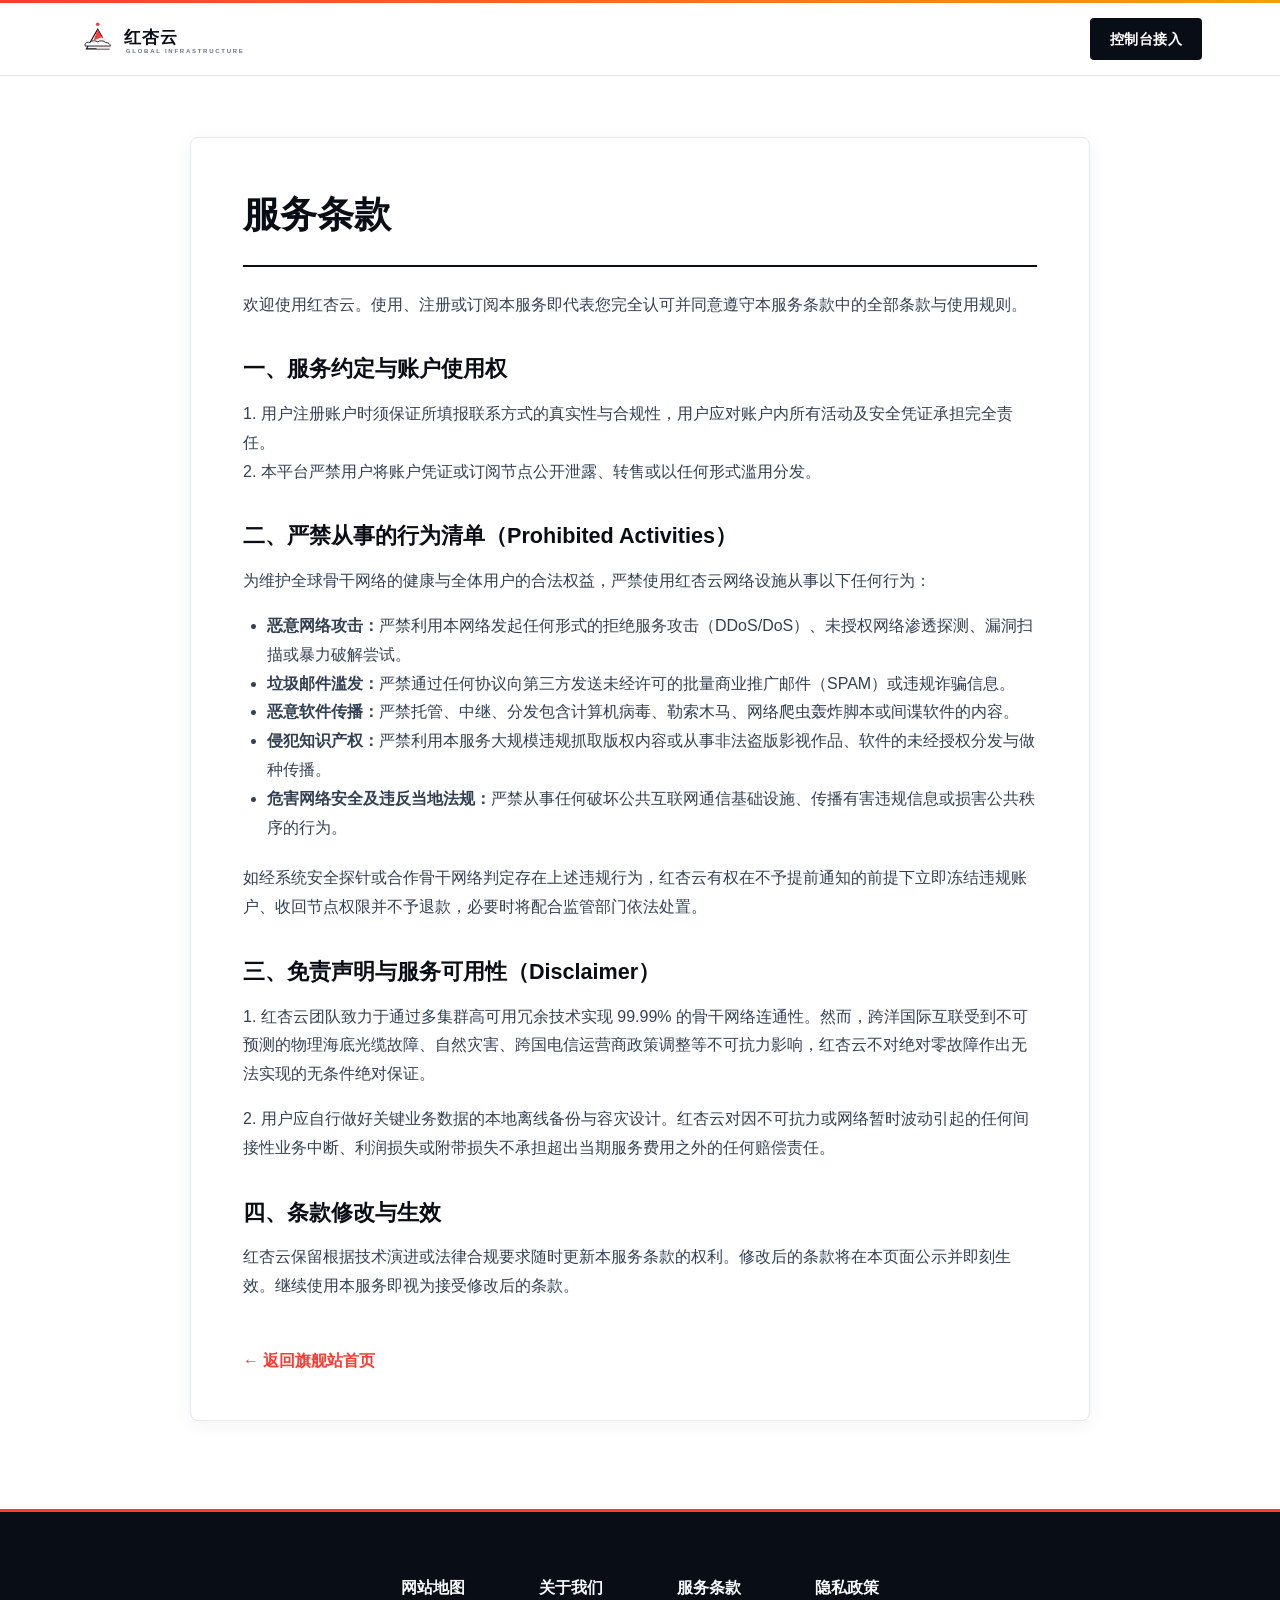
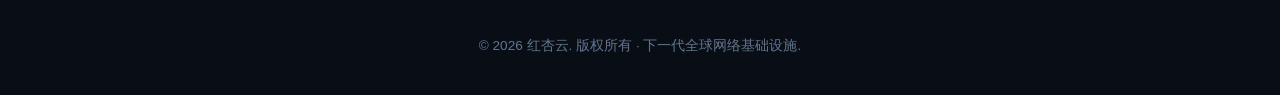
<file: terms.html>
<!DOCTYPE html>
<html lang="zh-CN">
<head>
  <meta charset="UTF-8">
  <meta name="viewport" content="width=device-width, initial-scale=1">
  <title>服务条款 - 红杏云</title>
  <meta name="description" content="红杏云服务条款，包括禁止行为清单与免责声明。">
  <link rel="stylesheet" href="style.css">

<meta property="og:url" content="https://redxingyun.top/terms.html">
<meta property="og:title" content="服务条款 - 红杏云">
<meta property="og:description" content="红杏云服务条款，包括禁止行为清单与免责声明。">
<meta property="og:site_name" content="红杏云">
<meta property="og:type" content="article">
<meta name="twitter:title" content="服务条款 - 红杏云">
<meta name="twitter:description" content="红杏云服务条款，包括禁止行为清单与免责声明。">
<link rel="canonical" href="https://redxingyun.top/terms.html">
<script id="landing-maintenance-schema" type="application/ld+json">{"@context": "https://schema.org", "@type": "BreadcrumbList", "itemListElement": [{"@type": "ListItem", "position": 1, "name": "红杏云机场", "item": "https://redxingyun.top/"}, {"@type": "ListItem", "position": 2, "name": "服务条款 - 红杏云", "item": "https://redxingyun.top/terms.html"}]}</script>
</head>
<body>

  <aside class="reading-line" aria-hidden="true"></aside>

  <header class="editorial-nav">
    <div class="editorial-container ed-nav-inner">
      <a href="index.html" class="ed-logo-link" aria-label="红杏云首页">
        <svg class="ed-logo-svg" viewBox="0 0 250 64" fill="none" xmlns="http://www.w3.org/2000/svg">
          <path d="M12 46L28 18L44 46H12Z" fill="#F1F5F9" stroke="#090D16" stroke-width="1.5"/>
          <path d="M26 46L36 28L48 46H26Z" fill="#FFE4E6"/>
          <path d="M28 18L34 29L22 34L28 18Z" fill="#FF3B30"/>
          <circle cx="28" cy="11" r="2.5" fill="#FF3B30"/>
          <path d="M10 40C10 37 14 36 17 37C19 34 25 34 28 36C31 34 37 34 39 37C43 37 46 39 46 42H10V40Z" fill="#FFFFFF" stroke="#090D16" stroke-width="1.2"/>
          <text x="66" y="38" font-family="-apple-system, BlinkMacSystemFont, 'PingFang SC', sans-serif" font-size="24" font-weight="900" fill="#090D16" letter-spacing="1">红杏云</text>
          <text x="68" y="52" font-family="-apple-system, BlinkMacSystemFont, 'PingFang SC', sans-serif" font-size="8.5" font-weight="700" fill="#64748B" letter-spacing="2.5">GLOBAL INFRASTRUCTURE</text>
        </svg>
      </a>
      <a href="https://ww012.twilightaff.com/#/?code=A56DH1Af" class="ed-header-btn" target="_blank" rel="nofollow noopener sponsored">控制台接入</a>
    </div>
  </header>

  <main class="ed-subpage-wrap">
    <div class="editorial-container">
      <article class="ed-subpage-box">
        <h1 class="ed-subpage-h1">服务条款</h1>
        <div class="ed-subpage-body">
          <p>欢迎使用红杏云。使用、注册或订阅本服务即代表您完全认可并同意遵守本服务条款中的全部条款与使用规则。</p>

          <h2>一、服务约定与账户使用权</h2>
          <p>1. 用户注册账户时须保证所填报联系方式的真实性与合规性，用户应对账户内所有活动及安全凭证承担完全责任。<br>
          2. 本平台严禁用户将账户凭证或订阅节点公开泄露、转售或以任何形式滥用分发。</p>

          <h2>二、严禁从事的行为清单（Prohibited Activities）</h2>
          <p>为维护全球骨干网络的健康与全体用户的合法权益，严禁使用红杏云网络设施从事以下任何行为：</p>
          <ul>
            <li><strong>恶意网络攻击：</strong>严禁利用本网络发起任何形式的拒绝服务攻击（DDoS/DoS）、未授权网络渗透探测、漏洞扫描或暴力破解尝试。</li>
            <li><strong>垃圾邮件滥发：</strong>严禁通过任何协议向第三方发送未经许可的批量商业推广邮件（SPAM）或违规诈骗信息。</li>
            <li><strong>恶意软件传播：</strong>严禁托管、中继、分发包含计算机病毒、勒索木马、网络爬虫轰炸脚本或间谍软件的内容。</li>
            <li><strong>侵犯知识产权：</strong>严禁利用本服务大规模违规抓取版权内容或从事非法盗版影视作品、软件的未经授权分发与做种传播。</li>
            <li><strong>危害网络安全及违反当地法规：</strong>严禁从事任何破坏公共互联网通信基础设施、传播有害违规信息或损害公共秩序的行为。</li>
          </ul>
          <p>如经系统安全探针或合作骨干网络判定存在上述违规行为，红杏云有权在不予提前通知的前提下立即冻结违规账户、收回节点权限并不予退款，必要时将配合监管部门依法处置。</p>

          <h2>三、免责声明与服务可用性（Disclaimer）</h2>
          <p>1. 红杏云团队致力于通过多集群高可用冗余技术实现 99.99% 的骨干网络连通性。然而，跨洋国际互联受到不可预测的物理海底光缆故障、自然灾害、跨国电信运营商政策调整等不可抗力影响，红杏云不对绝对零故障作出无法实现的无条件绝对保证。</p>
          <p>2. 用户应自行做好关键业务数据的本地离线备份与容灾设计。红杏云对因不可抗力或网络暂时波动引起的任何间接性业务中断、利润损失或附带损失不承担超出当期服务费用之外的任何赔偿责任。</p>

          <h2>四、条款修改与生效</h2>
          <p>红杏云保留根据技术演进或法律合规要求随时更新本服务条款的权利。修改后的条款将在本页面公示并即刻生效。继续使用本服务即视为接受修改后的条款。</p>

          <a href="index.html" class="ed-subpage-back">← 返回旗舰站首页</a>
        </div>
      </article>
    </div>
  </main>

  <footer class="editorial-quad-footer">
    <div class="editorial-container">
      <nav class="ed-footer-nav-row" aria-label="页脚索引导航">
        <a href="sitemap.html" class="ed-footer-link">网站地图</a>
        <a href="about.html" class="ed-footer-link">关于我们</a>
        <a href="terms.html" class="ed-footer-link">服务条款</a>
        <a href="privacy.html" class="ed-footer-link">隐私政策</a>
      </nav>
      <div class="ed-footer-colophon">
        © 2026 红杏云. 版权所有 · 下一代全球网络基础设施.
      </div>
    </div>
  </footer>

</body>
</html>
</file>
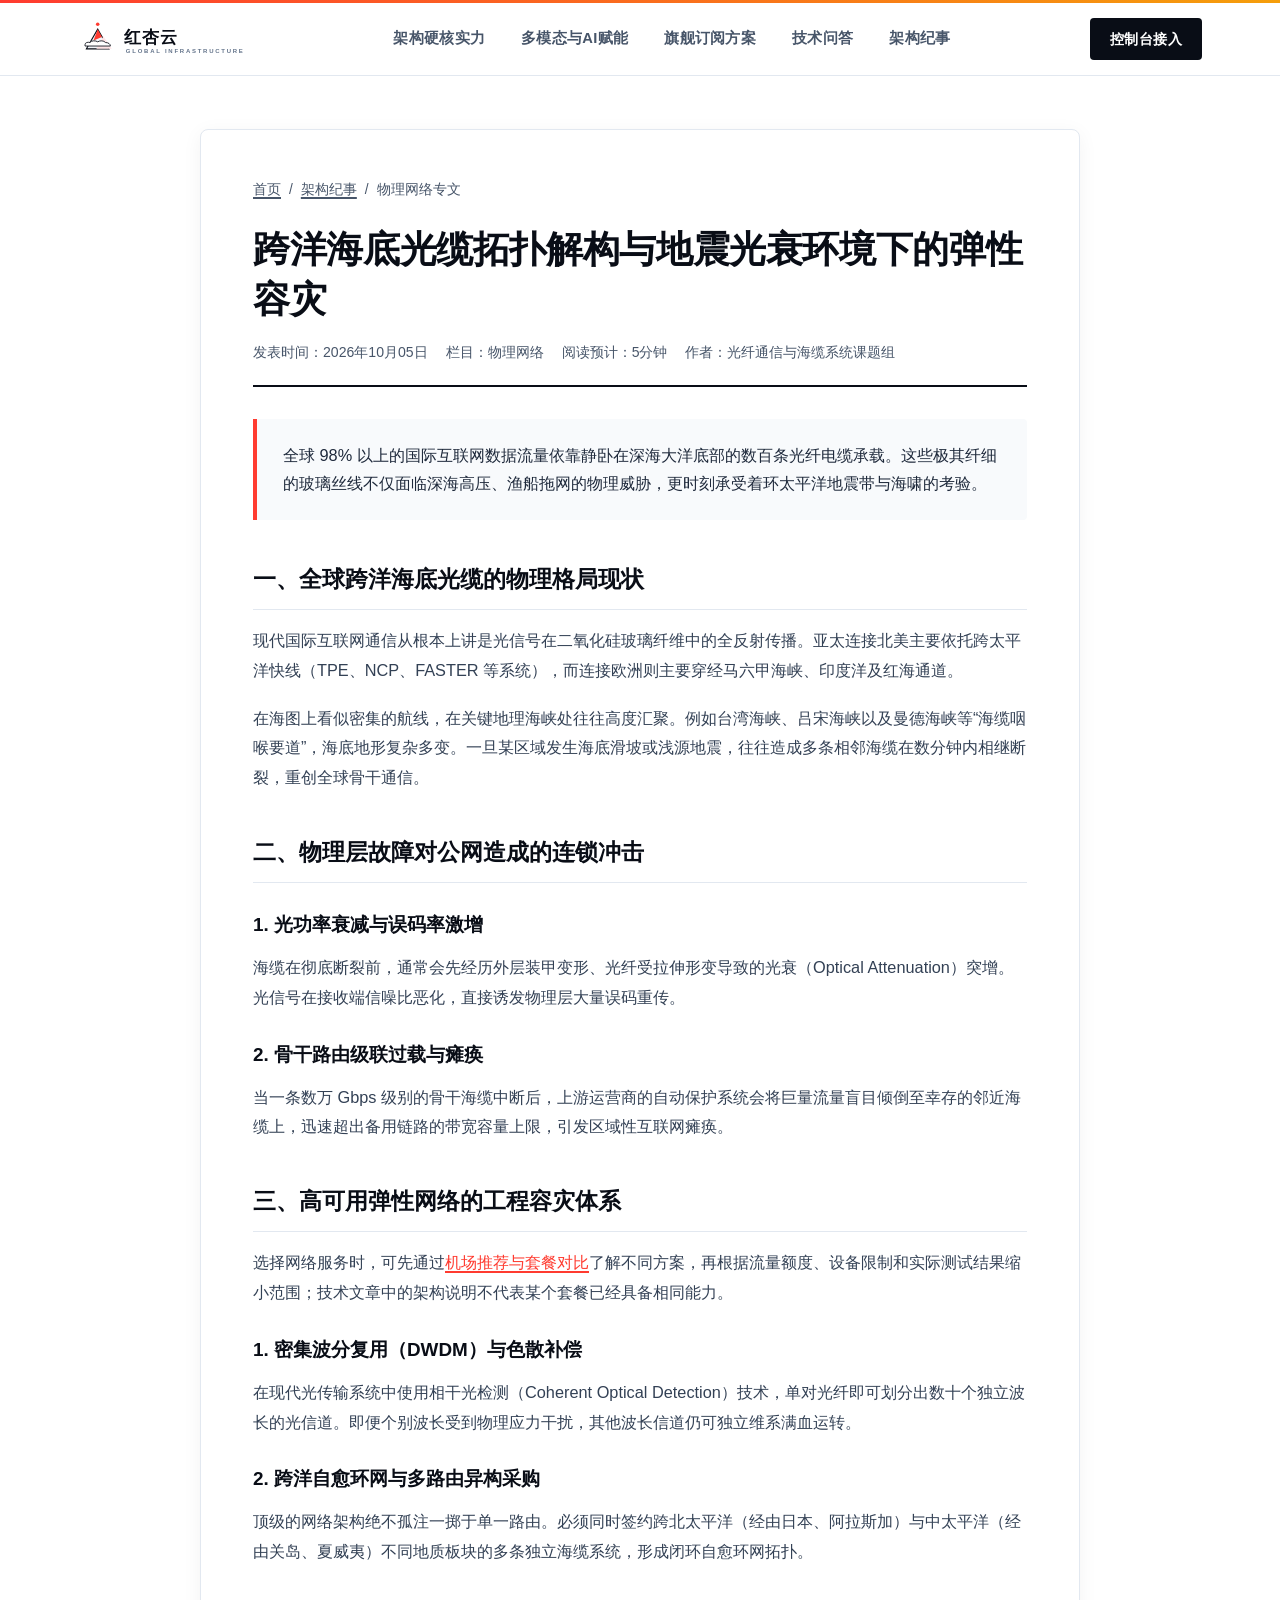
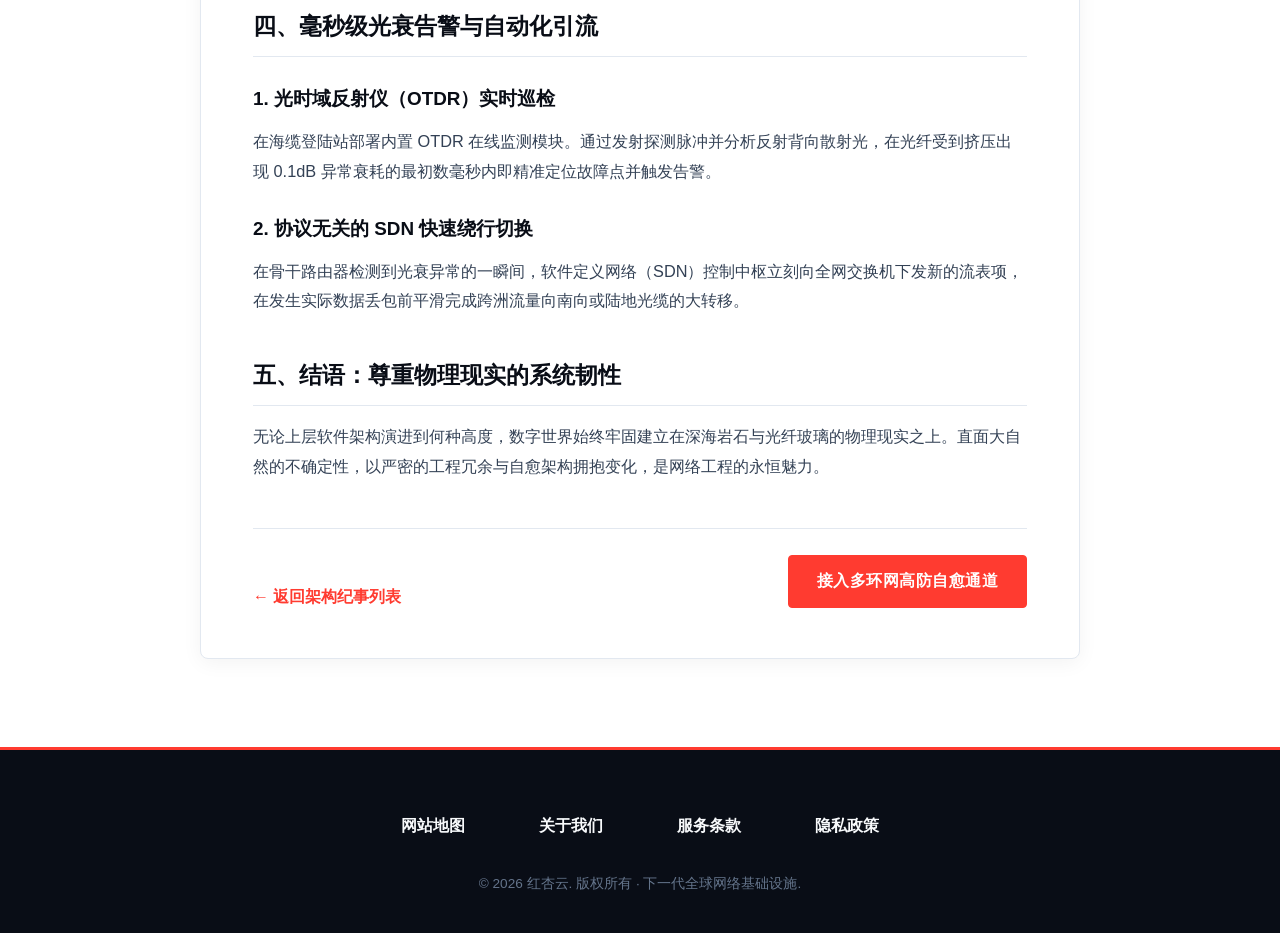
<file: undersea-cable-topology-resilience.html>
<!DOCTYPE html>

<html lang="zh-CN">
<head>
<meta charset="utf-8"/>
<meta content="width=device-width, initial-scale=1" name="viewport"/>
<title>跨洋海底光缆拓扑解构与地震光衰环境下的弹性容灾 - 红杏云</title>
<meta content="深度解构全球跨洋海底光缆的物理路由格局，详述波分复用系统、地震光衰监测及多环网自愈技术在极端灾难场景下的高可用实践。" name="description"/>
<link href="style.css" rel="stylesheet"/>
<meta content="https://redxingyun.top/undersea-cable-topology-resilience.html" property="og:url"/>
<meta content="跨洋海底光缆拓扑解构与地震光衰环境下的弹性容灾 - 红杏云" property="og:title"/>
<meta content="深度解构全球跨洋海底光缆的物理路由格局，详述波分复用系统、地震光衰监测及多环网自愈技术在极端灾难场景下的高可用实践。" property="og:description"/>
<meta content="红杏云" property="og:site_name"/>
<meta content="article" property="og:type"/>
<meta content="跨洋海底光缆拓扑解构与地震光衰环境下的弹性容灾 - 红杏云" name="twitter:title"/>
<meta content="深度解构全球跨洋海底光缆的物理路由格局，详述波分复用系统、地震光衰监测及多环网自愈技术在极端灾难场景下的高可用实践。" name="twitter:description"/>
<link href="https://redxingyun.top/undersea-cable-topology-resilience.html" rel="canonical"/>
<script id="landing-maintenance-schema" type="application/ld+json">{"@context": "https://schema.org", "@type": "BreadcrumbList", "itemListElement": [{"@type": "ListItem", "position": 1, "name": "红杏云机场", "item": "https://redxingyun.top/"}, {"@type": "ListItem", "position": 2, "name": "跨洋海底光缆拓扑解构与地震光衰环境下的弹性容灾 - 红杏云", "item": "https://redxingyun.top/undersea-cable-topology-resilience.html"}]}</script>
</head>
<body>
<aside aria-hidden="true" class="reading-line"></aside>
<!-- 瑞士大画幅名刊导航 -->
<header class="editorial-nav">
<div class="editorial-container ed-nav-inner">
<a aria-label="红杏云首页" class="ed-logo-link" href="index.html">
<svg class="ed-logo-svg" fill="none" viewbox="0 0 250 64" xmlns="http://www.w3.org/2000/svg">
<path d="M12 46L28 18L44 46H12Z" fill="#F1F5F9" stroke="#090D16" stroke-width="1.5"></path>
<path d="M26 46L36 28L48 46H26Z" fill="#FFE4E6"></path>
<path d="M28 18L34 29L22 34L28 18Z" fill="#FF3B30"></path>
<circle cx="28" cy="11" fill="#FF3B30" r="2.5"></circle>
<path d="M10 40C10 37 14 36 17 37C19 34 25 34 28 36C31 34 37 34 39 37C43 37 46 39 46 42H10V40Z" fill="#FFFFFF" stroke="#090D16" stroke-width="1.2"></path>
<text fill="#090D16" font-family="-apple-system, BlinkMacSystemFont, 'PingFang SC', sans-serif" font-size="24" font-weight="900" letter-spacing="1" x="66" y="38">红杏云</text>
<text fill="#64748B" font-family="-apple-system, BlinkMacSystemFont, 'PingFang SC', sans-serif" font-size="8.5" font-weight="700" letter-spacing="2.5" x="68" y="52">GLOBAL INFRASTRUCTURE</text>
</svg>
</a>
<nav class="ed-nav-menu">
<a class="ed-nav-item" href="index.html#strength">架构硬核实力</a>
<a class="ed-nav-item" href="index.html#multimodal">多模态与AI赋能</a>
<a class="ed-nav-item" href="index.html#flagship">旗舰订阅方案</a>
<a class="ed-nav-item" href="index.html#faq">技术问答</a>
<a class="ed-nav-item" href="journal.html">架构纪事</a>
</nav>
<a class="ed-header-btn" href="https://ww012.twilightaff.com/#/?code=A56DH1Af" rel="nofollow noopener sponsored" target="_blank">控制台接入</a>
</div>
</header>
<!-- 文章正文区域 -->
<main class="article-ed-wrap">
<div class="editorial-container">
<article class="article-ed-box">
<nav aria-label="面包屑导航" class="journal-crumbs">
<a href="index.html">首页</a>
<span>/</span>
<a href="journal.html">架构纪事</a>
<span>/</span>
<span>物理网络专文</span>
</nav>
<h1 class="article-ed-h1">跨洋海底光缆拓扑解构与地震光衰环境下的弹性容灾</h1>
<div class="article-ed-meta">
<span>发表时间：2026年10月05日</span>
<span>栏目：物理网络</span>
<span>阅读预计：5分钟</span>
<span>作者：光纤通信与海缆系统课题组</span>
</div>
<div class="journal-lead-box">
          全球 98% 以上的国际互联网数据流量依靠静卧在深海大洋底部的数百条光纤电缆承载。这些极其纤细的玻璃丝线不仅面临深海高压、渔船拖网的物理威胁，更时刻承受着环太平洋地震带与海啸的考验。
        </div>
<div class="journal-prose">
<h2>一、全球跨洋海底光缆的物理格局现状</h2>
<p>现代国际互联网通信从根本上讲是光信号在二氧化硅玻璃纤维中的全反射传播。亚太连接北美主要依托跨太平洋快线（TPE、NCP、FASTER 等系统），而连接欧洲则主要穿经马六甲海峡、印度洋及红海通道。</p>
<p>在海图上看似密集的航线，在关键地理海峡处往往高度汇聚。例如台湾海峡、吕宋海峡以及曼德海峡等“海缆咽喉要道”，海底地形复杂多变。一旦某区域发生海底滑坡或浅源地震，往往造成多条相邻海缆在数分钟内相继断裂，重创全球骨干通信。</p>
<h2>二、物理层故障对公网造成的连锁冲击</h2>
<h3>1. 光功率衰减与误码率激增</h3>
<p>海缆在彻底断裂前，通常会先经历外层装甲变形、光纤受拉伸形变导致的光衰（Optical Attenuation）突增。光信号在接收端信噪比恶化，直接诱发物理层大量误码重传。</p>
<h3>2. 骨干路由级联过载与瘫痪</h3>
<p>当一条数万 Gbps 级别的骨干海缆中断后，上游运营商的自动保护系统会将巨量流量盲目倾倒至幸存的邻近海缆上，迅速超出备用链路的带宽容量上限，引发区域性互联网瘫痪。</p>
<h2>三、高可用弹性网络的工程容灾体系</h2>
<p>选择网络服务时，可先通过<a href="https://jichangtuijan.top/" rel="sponsored nofollow noopener" target="_blank">机场推荐与套餐对比</a>了解不同方案，再根据流量额度、设备限制和实际测试结果缩小范围；技术文章中的架构说明不代表某个套餐已经具备相同能力。</p>
<h3>1. 密集波分复用（DWDM）与色散补偿</h3>
<p>在现代光传输系统中使用相干光检测（Coherent Optical Detection）技术，单对光纤即可划分出数十个独立波长的光信道。即便个别波长受到物理应力干扰，其他波长信道仍可独立维系满血运转。</p>
<h3>2. 跨洋自愈环网与多路由异构采购</h3>
<p>顶级的网络架构绝不孤注一掷于单一路由。必须同时签约跨北太平洋（经由日本、阿拉斯加）与中太平洋（经由关岛、夏威夷）不同地质板块的多条独立海缆系统，形成闭环自愈环网拓扑。</p>
<h2>四、毫秒级光衰告警与自动化引流</h2>
<h3>1. 光时域反射仪（OTDR）实时巡检</h3>
<p>在海缆登陆站部署内置 OTDR 在线监测模块。通过发射探测脉冲并分析反射背向散射光，在光纤受到挤压出现 0.1dB 异常衰耗的最初数毫秒内即精准定位故障点并触发告警。</p>
<h3>2. 协议无关的 SDN 快速绕行切换</h3>
<p>在骨干路由器检测到光衰异常的一瞬间，软件定义网络（SDN）控制中枢立刻向全网交换机下发新的流表项，在发生实际数据丢包前平滑完成跨洲流量向南向或陆地光缆的大转移。</p>
<h2>五、结语：尊重物理现实的系统韧性</h2>
<p>无论上层软件架构演进到何种高度，数字世界始终牢固建立在深海岩石与光纤玻璃的物理现实之上。直面大自然的不确定性，以严密的工程冗余与自愈架构拥抱变化，是网络工程的永恒魅力。</p>
</div>
<div class="journal-article-footer">
<a class="ed-subpage-back" href="journal.html">← 返回架构纪事列表</a>
<a class="ed-btn ed-btn-primary" href="https://ww012.twilightaff.com/#/?code=A56DH1Af" rel="nofollow noopener sponsored" target="_blank">接入多环网高防自愈通道</a>
</div>
</article>
</div>
</main>
<!-- 瑞士经典四联页脚 (严格且仅展示4个中文标题) -->
<footer class="editorial-quad-footer">
<div class="editorial-container">
<nav aria-label="页脚索引导航" class="ed-footer-nav-row">
<a class="ed-footer-link" href="sitemap.html">网站地图</a>
<a class="ed-footer-link" href="about.html">关于我们</a>
<a class="ed-footer-link" href="terms.html">服务条款</a>
<a class="ed-footer-link" href="privacy.html">隐私政策</a>
</nav>
<div class="ed-footer-colophon">
        © 2026 红杏云. 版权所有 · 下一代全球网络基础设施.
      </div>
</div>
</footer>
</body>
</html>
</file>
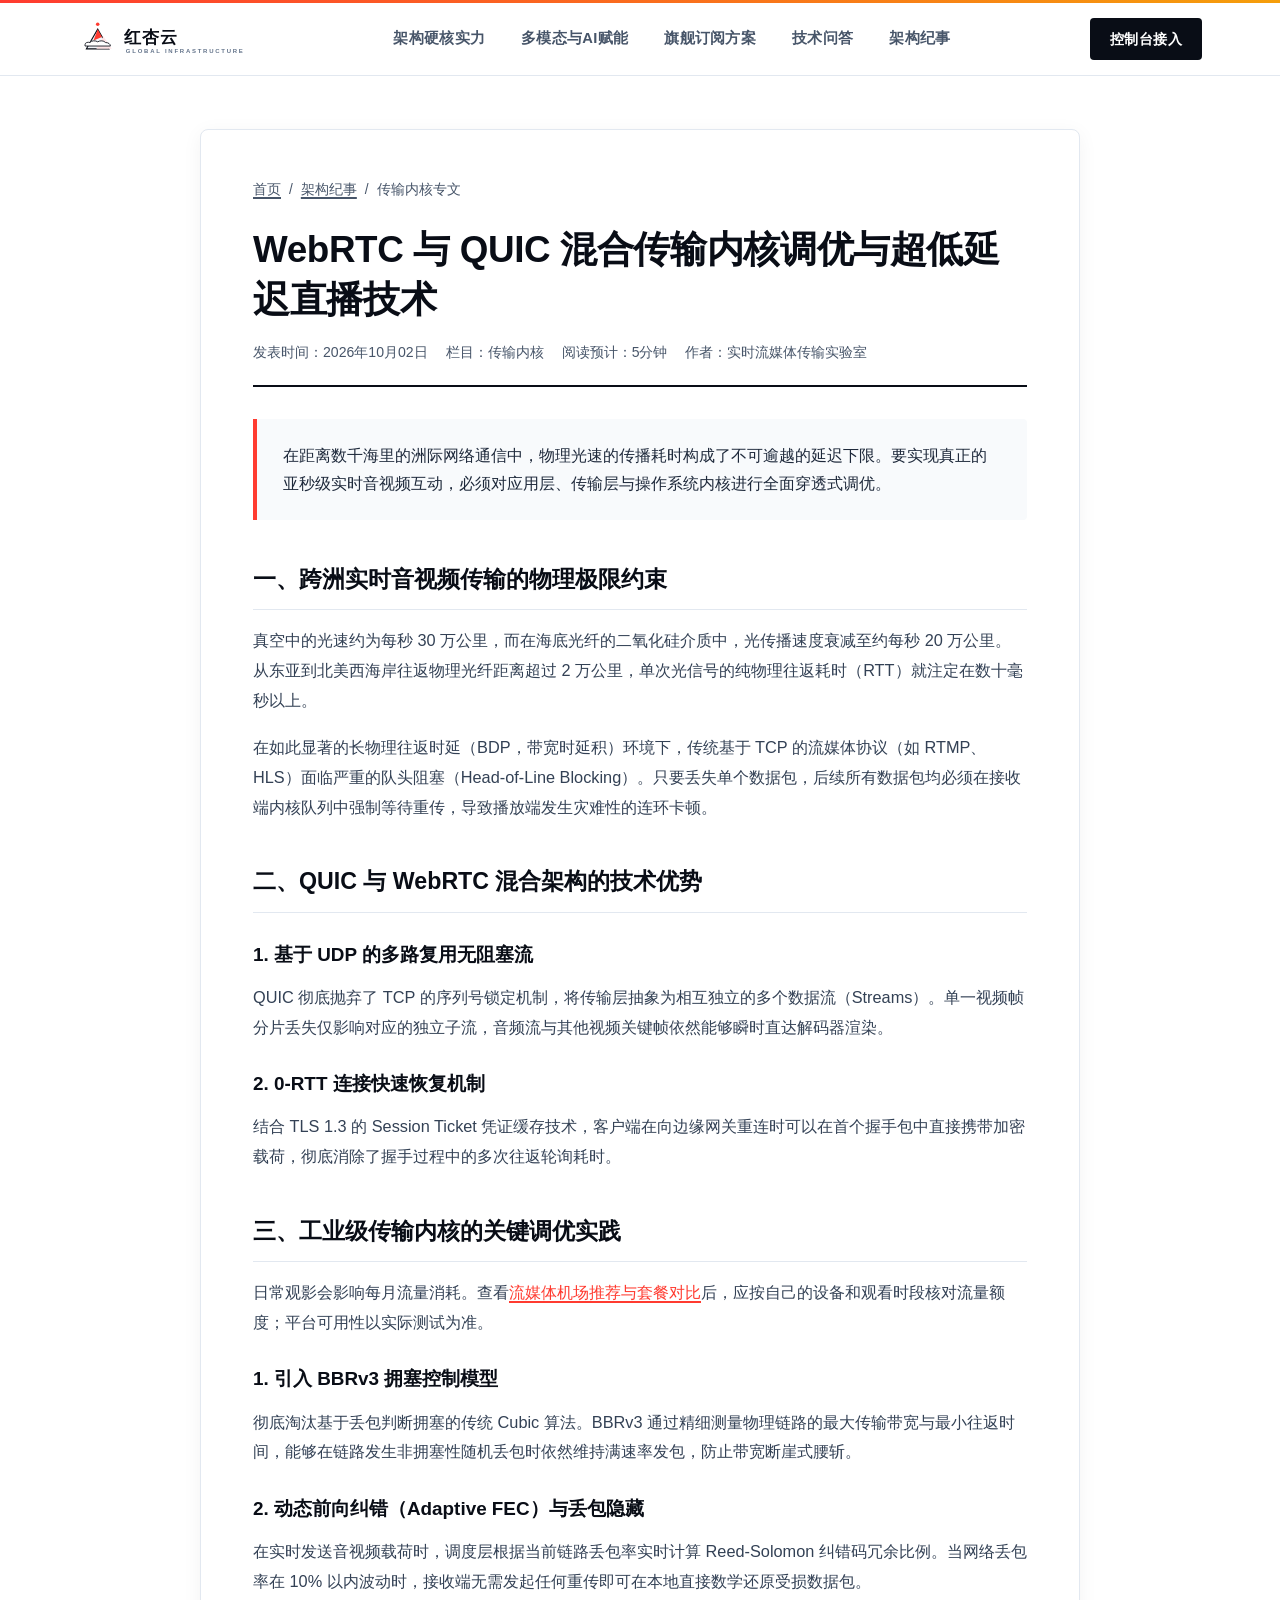
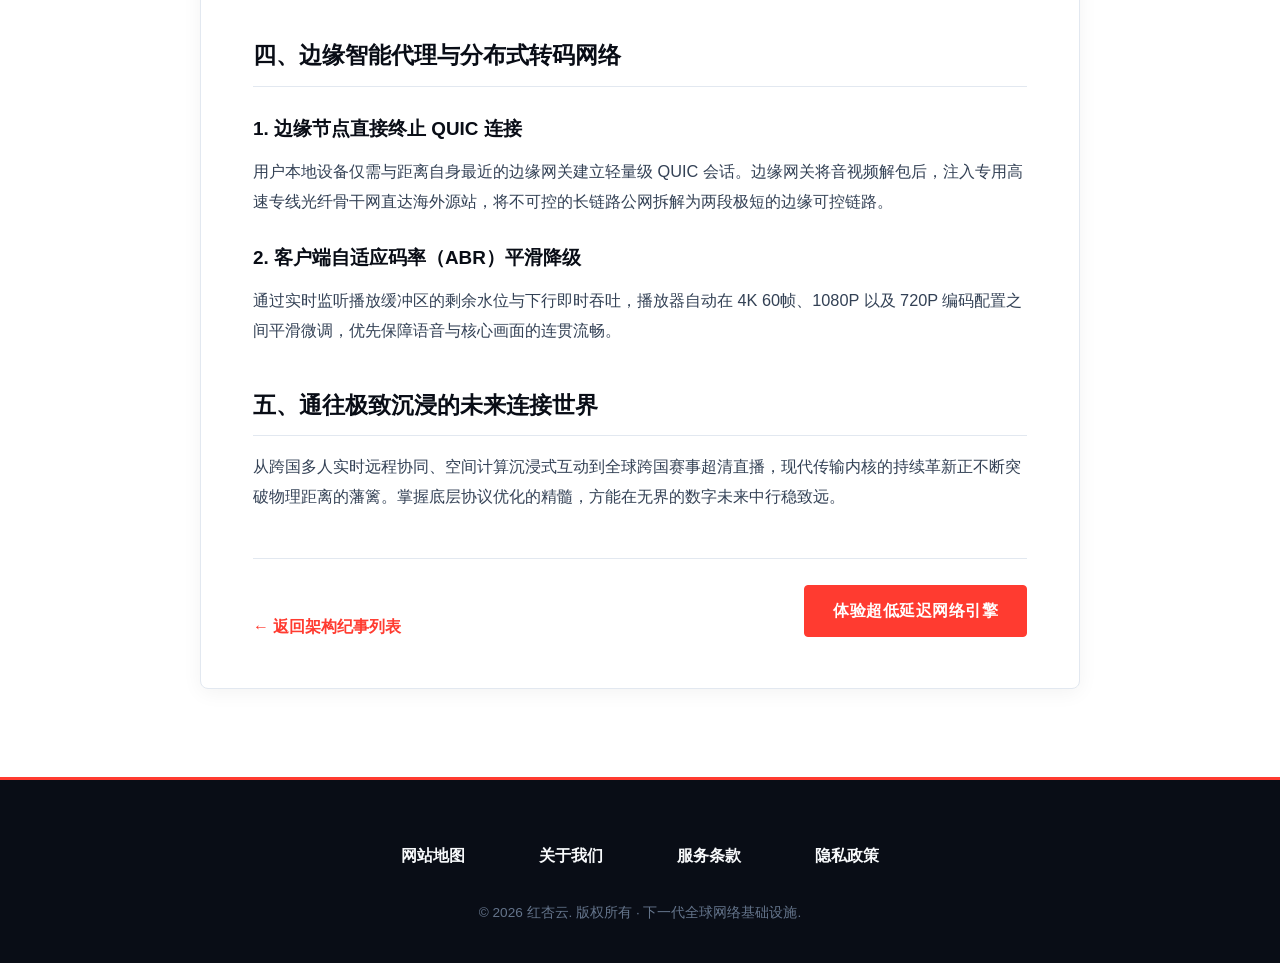
<file: webrtc-low-latency-streaming-internals.html>
<!DOCTYPE html>

<html lang="zh-CN">
<head>
<meta charset="utf-8"/>
<meta content="width=device-width, initial-scale=1" name="viewport"/>
<title>WebRTC 与 QUIC 混合传输内核调优与超低延迟直播技术 - 红杏云</title>
<meta content="深入拆解现代跨国流媒体传输中的协议栈优化，结合BBRv3拥塞控制、单向丢包快速重传与UDP自适应封装，彻底攻克远距离高抖动难题。" name="description"/>
<link href="style.css" rel="stylesheet"/>
<meta content="https://redxingyun.top/webrtc-low-latency-streaming-internals.html" property="og:url"/>
<meta content="WebRTC 与 QUIC 混合传输内核调优与超低延迟直播技术 - 红杏云" property="og:title"/>
<meta content="深入拆解现代跨国流媒体传输中的协议栈优化，结合BBRv3拥塞控制、单向丢包快速重传与UDP自适应封装，彻底攻克远距离高抖动难题。" property="og:description"/>
<meta content="红杏云" property="og:site_name"/>
<meta content="article" property="og:type"/>
<meta content="WebRTC 与 QUIC 混合传输内核调优与超低延迟直播技术 - 红杏云" name="twitter:title"/>
<meta content="深入拆解现代跨国流媒体传输中的协议栈优化，结合BBRv3拥塞控制、单向丢包快速重传与UDP自适应封装，彻底攻克远距离高抖动难题。" name="twitter:description"/>
<link href="https://redxingyun.top/webrtc-low-latency-streaming-internals.html" rel="canonical"/>
<script id="landing-maintenance-schema" type="application/ld+json">{"@context": "https://schema.org", "@type": "BreadcrumbList", "itemListElement": [{"@type": "ListItem", "position": 1, "name": "红杏云机场", "item": "https://redxingyun.top/"}, {"@type": "ListItem", "position": 2, "name": "WebRTC 与 QUIC 混合传输内核调优与超低延迟直播技术 - 红杏云", "item": "https://redxingyun.top/webrtc-low-latency-streaming-internals.html"}]}</script>
</head>
<body>
<aside aria-hidden="true" class="reading-line"></aside>
<!-- 瑞士大画幅名刊导航 -->
<header class="editorial-nav">
<div class="editorial-container ed-nav-inner">
<a aria-label="红杏云首页" class="ed-logo-link" href="index.html">
<svg class="ed-logo-svg" fill="none" viewbox="0 0 250 64" xmlns="http://www.w3.org/2000/svg">
<path d="M12 46L28 18L44 46H12Z" fill="#F1F5F9" stroke="#090D16" stroke-width="1.5"></path>
<path d="M26 46L36 28L48 46H26Z" fill="#FFE4E6"></path>
<path d="M28 18L34 29L22 34L28 18Z" fill="#FF3B30"></path>
<circle cx="28" cy="11" fill="#FF3B30" r="2.5"></circle>
<path d="M10 40C10 37 14 36 17 37C19 34 25 34 28 36C31 34 37 34 39 37C43 37 46 39 46 42H10V40Z" fill="#FFFFFF" stroke="#090D16" stroke-width="1.2"></path>
<text fill="#090D16" font-family="-apple-system, BlinkMacSystemFont, 'PingFang SC', sans-serif" font-size="24" font-weight="900" letter-spacing="1" x="66" y="38">红杏云</text>
<text fill="#64748B" font-family="-apple-system, BlinkMacSystemFont, 'PingFang SC', sans-serif" font-size="8.5" font-weight="700" letter-spacing="2.5" x="68" y="52">GLOBAL INFRASTRUCTURE</text>
</svg>
</a>
<nav class="ed-nav-menu">
<a class="ed-nav-item" href="index.html#strength">架构硬核实力</a>
<a class="ed-nav-item" href="index.html#multimodal">多模态与AI赋能</a>
<a class="ed-nav-item" href="index.html#flagship">旗舰订阅方案</a>
<a class="ed-nav-item" href="index.html#faq">技术问答</a>
<a class="ed-nav-item" href="journal.html">架构纪事</a>
</nav>
<a class="ed-header-btn" href="https://ww012.twilightaff.com/#/?code=A56DH1Af" rel="nofollow noopener sponsored" target="_blank">控制台接入</a>
</div>
</header>
<!-- 文章正文区域 -->
<main class="article-ed-wrap">
<div class="editorial-container">
<article class="article-ed-box">
<nav aria-label="面包屑导航" class="journal-crumbs">
<a href="index.html">首页</a>
<span>/</span>
<a href="journal.html">架构纪事</a>
<span>/</span>
<span>传输内核专文</span>
</nav>
<h1 class="article-ed-h1">WebRTC 与 QUIC 混合传输内核调优与超低延迟直播技术</h1>
<div class="article-ed-meta">
<span>发表时间：2026年10月02日</span>
<span>栏目：传输内核</span>
<span>阅读预计：5分钟</span>
<span>作者：实时流媒体传输实验室</span>
</div>
<div class="journal-lead-box">
          在距离数千海里的洲际网络通信中，物理光速的传播耗时构成了不可逾越的延迟下限。要实现真正的亚秒级实时音视频互动，必须对应用层、传输层与操作系统内核进行全面穿透式调优。
        </div>
<div class="journal-prose">
<h2>一、跨洲实时音视频传输的物理极限约束</h2>
<p>真空中的光速约为每秒 30 万公里，而在海底光纤的二氧化硅介质中，光传播速度衰减至约每秒 20 万公里。从东亚到北美西海岸往返物理光纤距离超过 2 万公里，单次光信号的纯物理往返耗时（RTT）就注定在数十毫秒以上。</p>
<p>在如此显著的长物理往返时延（BDP，带宽时延积）环境下，传统基于 TCP 的流媒体协议（如 RTMP、HLS）面临严重的队头阻塞（Head-of-Line Blocking）。只要丢失单个数据包，后续所有数据包均必须在接收端内核队列中强制等待重传，导致播放端发生灾难性的连环卡顿。</p>
<h2>二、QUIC 与 WebRTC 混合架构的技术优势</h2>
<h3>1. 基于 UDP 的多路复用无阻塞流</h3>
<p>QUIC 彻底抛弃了 TCP 的序列号锁定机制，将传输层抽象为相互独立的多个数据流（Streams）。单一视频帧分片丢失仅影响对应的独立子流，音频流与其他视频关键帧依然能够瞬时直达解码器渲染。</p>
<h3>2. 0-RTT 连接快速恢复机制</h3>
<p>结合 TLS 1.3 的 Session Ticket 凭证缓存技术，客户端在向边缘网关重连时可以在首个握手包中直接携带加密载荷，彻底消除了握手过程中的多次往返轮询耗时。</p>
<h2>三、工业级传输内核的关键调优实践</h2>
<p>日常观影会影响每月流量消耗。查看<a href="https://jichangtuijan.top/" rel="sponsored nofollow noopener" target="_blank">流媒体机场推荐与套餐对比</a>后，应按自己的设备和观看时段核对流量额度；平台可用性以实际测试为准。</p>
<h3>1. 引入 BBRv3 拥塞控制模型</h3>
<p>彻底淘汰基于丢包判断拥塞的传统 Cubic 算法。BBRv3 通过精细测量物理链路的最大传输带宽与最小往返时间，能够在链路发生非拥塞性随机丢包时依然维持满速率发包，防止带宽断崖式腰斩。</p>
<h3>2. 动态前向纠错（Adaptive FEC）与丢包隐藏</h3>
<p>在实时发送音视频载荷时，调度层根据当前链路丢包率实时计算 Reed-Solomon 纠错码冗余比例。当网络丢包率在 10% 以内波动时，接收端无需发起任何重传即可在本地直接数学还原受损数据包。</p>
<h2>四、边缘智能代理与分布式转码网络</h2>
<h3>1. 边缘节点直接终止 QUIC 连接</h3>
<p>用户本地设备仅需与距离自身最近的边缘网关建立轻量级 QUIC 会话。边缘网关将音视频解包后，注入专用高速专线光纤骨干网直达海外源站，将不可控的长链路公网拆解为两段极短的边缘可控链路。</p>
<h3>2. 客户端自适应码率（ABR）平滑降级</h3>
<p>通过实时监听播放缓冲区的剩余水位与下行即时吞吐，播放器自动在 4K 60帧、1080P 以及 720P 编码配置之间平滑微调，优先保障语音与核心画面的连贯流畅。</p>
<h2>五、通往极致沉浸的未来连接世界</h2>
<p>从跨国多人实时远程协同、空间计算沉浸式互动到全球跨国赛事超清直播，现代传输内核的持续革新正不断突破物理距离的藩篱。掌握底层协议优化的精髓，方能在无界的数字未来中行稳致远。</p>
</div>
<div class="journal-article-footer">
<a class="ed-subpage-back" href="journal.html">← 返回架构纪事列表</a>
<a class="ed-btn ed-btn-primary" href="https://ww012.twilightaff.com/#/?code=A56DH1Af" rel="nofollow noopener sponsored" target="_blank">体验超低延迟网络引擎</a>
</div>
</article>
</div>
</main>
<!-- 瑞士经典四联页脚 (严格且仅展示4个中文标题) -->
<footer class="editorial-quad-footer">
<div class="editorial-container">
<nav aria-label="页脚索引导航" class="ed-footer-nav-row">
<a class="ed-footer-link" href="sitemap.html">网站地图</a>
<a class="ed-footer-link" href="about.html">关于我们</a>
<a class="ed-footer-link" href="terms.html">服务条款</a>
<a class="ed-footer-link" href="privacy.html">隐私政策</a>
</nav>
<div class="ed-footer-colophon">
        © 2026 红杏云. 版权所有 · 下一代全球网络基础设施.
      </div>
</div>
</footer>
</body>
</html>
</file>
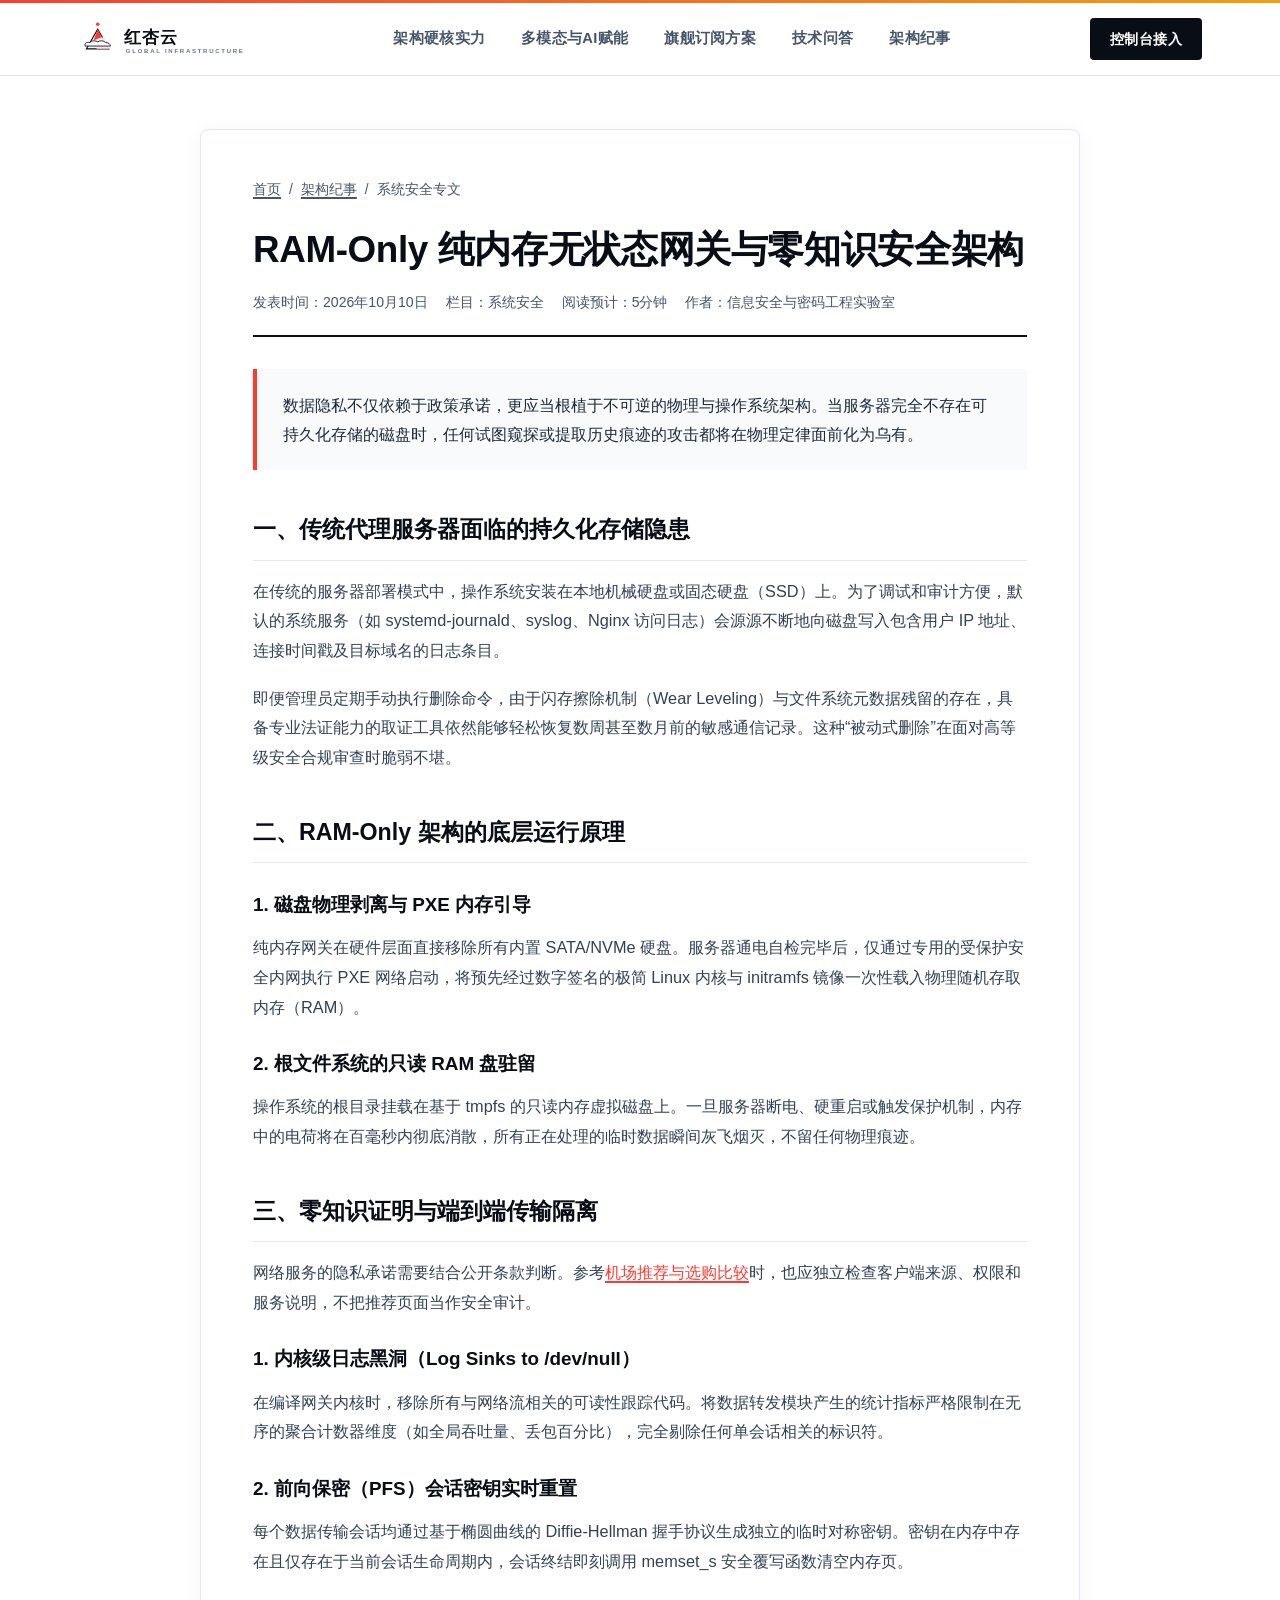
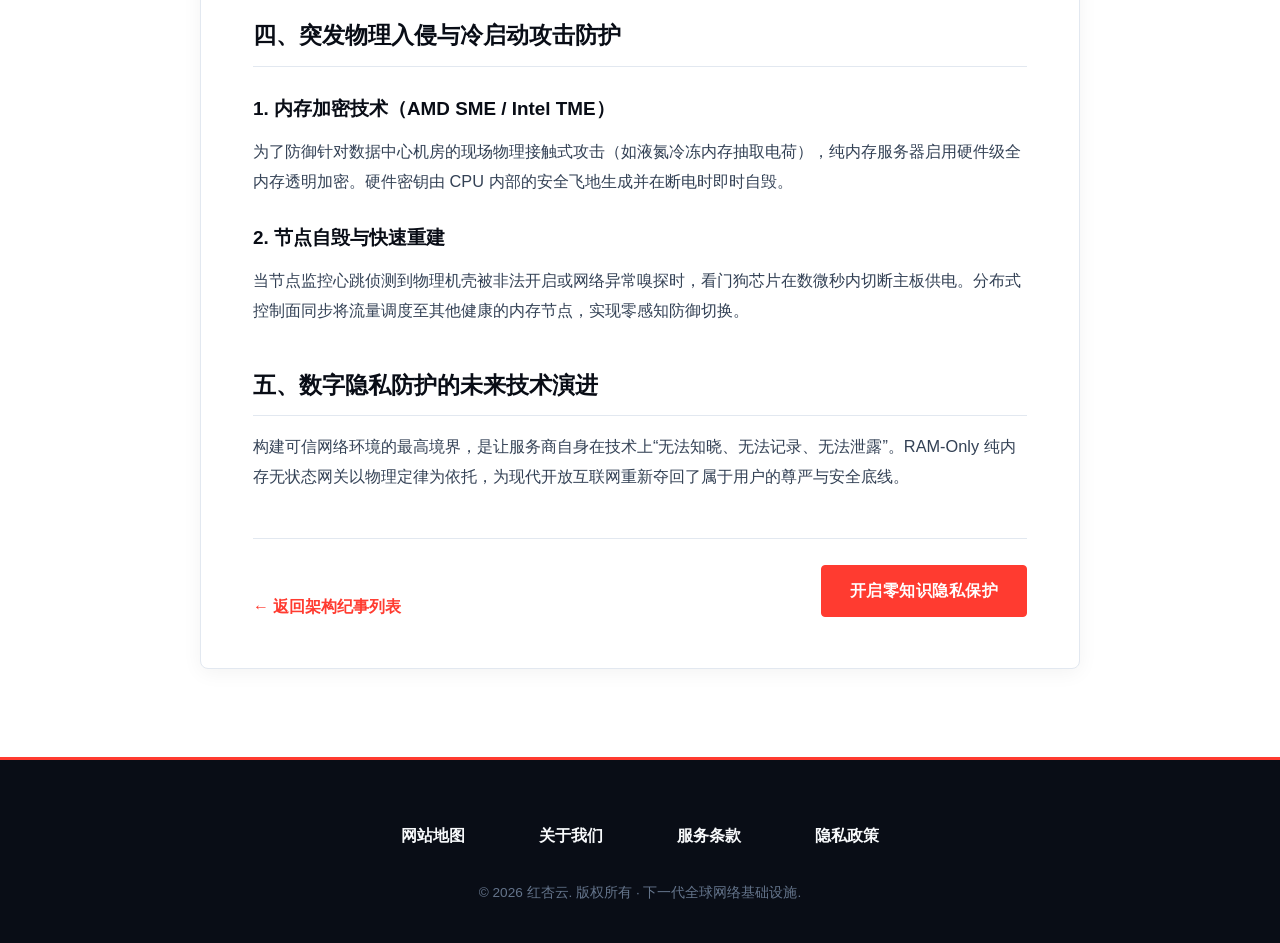
<file: zero-knowledge-memory-architecture.html>
<!DOCTYPE html>

<html lang="zh-CN">
<head>
<meta charset="utf-8"/>
<meta content="width=device-width, initial-scale=1" name="viewport"/>
<title>RAM-Only 纯内存无状态网关与零知识安全架构 - 红杏云</title>
<meta content="深度剖析无持久化存储的纯内存网关架构设计，涵盖基于只读镜像的系统初始化、内核层日志阻断与零知识会话加密机制的技术实现。" name="description"/>
<link href="style.css" rel="stylesheet"/>
<meta content="https://redxingyun.top/zero-knowledge-memory-architecture.html" property="og:url"/>
<meta content="RAM-Only 纯内存无状态网关与零知识安全架构 - 红杏云" property="og:title"/>
<meta content="深度剖析无持久化存储的纯内存网关架构设计，涵盖基于只读镜像的系统初始化、内核层日志阻断与零知识会话加密机制的技术实现。" property="og:description"/>
<meta content="红杏云" property="og:site_name"/>
<meta content="article" property="og:type"/>
<meta content="RAM-Only 纯内存无状态网关与零知识安全架构 - 红杏云" name="twitter:title"/>
<meta content="深度剖析无持久化存储的纯内存网关架构设计，涵盖基于只读镜像的系统初始化、内核层日志阻断与零知识会话加密机制的技术实现。" name="twitter:description"/>
<link href="https://redxingyun.top/zero-knowledge-memory-architecture.html" rel="canonical"/>
<script id="landing-maintenance-schema" type="application/ld+json">{"@context": "https://schema.org", "@type": "BreadcrumbList", "itemListElement": [{"@type": "ListItem", "position": 1, "name": "红杏云机场", "item": "https://redxingyun.top/"}, {"@type": "ListItem", "position": 2, "name": "RAM-Only 纯内存无状态网关与零知识安全架构 - 红杏云", "item": "https://redxingyun.top/zero-knowledge-memory-architecture.html"}]}</script>
</head>
<body>
<aside aria-hidden="true" class="reading-line"></aside>
<!-- 瑞士大画幅名刊导航 -->
<header class="editorial-nav">
<div class="editorial-container ed-nav-inner">
<a aria-label="红杏云首页" class="ed-logo-link" href="index.html">
<svg class="ed-logo-svg" fill="none" viewbox="0 0 250 64" xmlns="http://www.w3.org/2000/svg">
<path d="M12 46L28 18L44 46H12Z" fill="#F1F5F9" stroke="#090D16" stroke-width="1.5"></path>
<path d="M26 46L36 28L48 46H26Z" fill="#FFE4E6"></path>
<path d="M28 18L34 29L22 34L28 18Z" fill="#FF3B30"></path>
<circle cx="28" cy="11" fill="#FF3B30" r="2.5"></circle>
<path d="M10 40C10 37 14 36 17 37C19 34 25 34 28 36C31 34 37 34 39 37C43 37 46 39 46 42H10V40Z" fill="#FFFFFF" stroke="#090D16" stroke-width="1.2"></path>
<text fill="#090D16" font-family="-apple-system, BlinkMacSystemFont, 'PingFang SC', sans-serif" font-size="24" font-weight="900" letter-spacing="1" x="66" y="38">红杏云</text>
<text fill="#64748B" font-family="-apple-system, BlinkMacSystemFont, 'PingFang SC', sans-serif" font-size="8.5" font-weight="700" letter-spacing="2.5" x="68" y="52">GLOBAL INFRASTRUCTURE</text>
</svg>
</a>
<nav class="ed-nav-menu">
<a class="ed-nav-item" href="index.html#strength">架构硬核实力</a>
<a class="ed-nav-item" href="index.html#multimodal">多模态与AI赋能</a>
<a class="ed-nav-item" href="index.html#flagship">旗舰订阅方案</a>
<a class="ed-nav-item" href="index.html#faq">技术问答</a>
<a class="ed-nav-item" href="journal.html">架构纪事</a>
</nav>
<a class="ed-header-btn" href="https://ww012.twilightaff.com/#/?code=A56DH1Af" rel="nofollow noopener sponsored" target="_blank">控制台接入</a>
</div>
</header>
<!-- 文章正文区域 -->
<main class="article-ed-wrap">
<div class="editorial-container">
<article class="article-ed-box">
<nav aria-label="面包屑导航" class="journal-crumbs">
<a href="index.html">首页</a>
<span>/</span>
<a href="journal.html">架构纪事</a>
<span>/</span>
<span>系统安全专文</span>
</nav>
<h1 class="article-ed-h1">RAM-Only 纯内存无状态网关与零知识安全架构</h1>
<div class="article-ed-meta">
<span>发表时间：2026年10月10日</span>
<span>栏目：系统安全</span>
<span>阅读预计：5分钟</span>
<span>作者：信息安全与密码工程实验室</span>
</div>
<div class="journal-lead-box">
          数据隐私不仅依赖于政策承诺，更应当根植于不可逆的物理与操作系统架构。当服务器完全不存在可持久化存储的磁盘时，任何试图窥探或提取历史痕迹的攻击都将在物理定律面前化为乌有。
        </div>
<div class="journal-prose">
<h2>一、传统代理服务器面临的持久化存储隐患</h2>
<p>在传统的服务器部署模式中，操作系统安装在本地机械硬盘或固态硬盘（SSD）上。为了调试和审计方便，默认的系统服务（如 systemd-journald、syslog、Nginx 访问日志）会源源不断地向磁盘写入包含用户 IP 地址、连接时间戳及目标域名的日志条目。</p>
<p>即便管理员定期手动执行删除命令，由于闪存擦除机制（Wear Leveling）与文件系统元数据残留的存在，具备专业法证能力的取证工具依然能够轻松恢复数周甚至数月前的敏感通信记录。这种“被动式删除”在面对高等级安全合规审查时脆弱不堪。</p>
<h2>二、RAM-Only 架构的底层运行原理</h2>
<h3>1. 磁盘物理剥离与 PXE 内存引导</h3>
<p>纯内存网关在硬件层面直接移除所有内置 SATA/NVMe 硬盘。服务器通电自检完毕后，仅通过专用的受保护安全内网执行 PXE 网络启动，将预先经过数字签名的极简 Linux 内核与 initramfs 镜像一次性载入物理随机存取内存（RAM）。</p>
<h3>2. 根文件系统的只读 RAM 盘驻留</h3>
<p>操作系统的根目录挂载在基于 tmpfs 的只读内存虚拟磁盘上。一旦服务器断电、硬重启或触发保护机制，内存中的电荷将在百毫秒内彻底消散，所有正在处理的临时数据瞬间灰飞烟灭，不留任何物理痕迹。</p>
<h2>三、零知识证明与端到端传输隔离</h2>
<p>网络服务的隐私承诺需要结合公开条款判断。参考<a href="https://jichangtuijan.top/" rel="sponsored nofollow noopener" target="_blank">机场推荐与选购比较</a>时，也应独立检查客户端来源、权限和服务说明，不把推荐页面当作安全审计。</p>
<h3>1. 内核级日志黑洞（Log Sinks to /dev/null）</h3>
<p>在编译网关内核时，移除所有与网络流相关的可读性跟踪代码。将数据转发模块产生的统计指标严格限制在无序的聚合计数器维度（如全局吞吐量、丢包百分比），完全剔除任何单会话相关的标识符。</p>
<h3>2. 前向保密（PFS）会话密钥实时重置</h3>
<p>每个数据传输会话均通过基于椭圆曲线的 Diffie-Hellman 握手协议生成独立的临时对称密钥。密钥在内存中存在且仅存在于当前会话生命周期内，会话终结即刻调用 memset_s 安全覆写函数清空内存页。</p>
<h2>四、突发物理入侵与冷启动攻击防护</h2>
<h3>1. 内存加密技术（AMD SME / Intel TME）</h3>
<p>为了防御针对数据中心机房的现场物理接触式攻击（如液氮冷冻内存抽取电荷），纯内存服务器启用硬件级全内存透明加密。硬件密钥由 CPU 内部的安全飞地生成并在断电时即时自毁。</p>
<h3>2. 节点自毁与快速重建</h3>
<p>当节点监控心跳侦测到物理机壳被非法开启或网络异常嗅探时，看门狗芯片在数微秒内切断主板供电。分布式控制面同步将流量调度至其他健康的内存节点，实现零感知防御切换。</p>
<h2>五、数字隐私防护的未来技术演进</h2>
<p>构建可信网络环境的最高境界，是让服务商自身在技术上“无法知晓、无法记录、无法泄露”。RAM-Only 纯内存无状态网关以物理定律为依托，为现代开放互联网重新夺回了属于用户的尊严与安全底线。</p>
</div>
<div class="journal-article-footer">
<a class="ed-subpage-back" href="journal.html">← 返回架构纪事列表</a>
<a class="ed-btn ed-btn-primary" href="https://ww012.twilightaff.com/#/?code=A56DH1Af" rel="nofollow noopener sponsored" target="_blank">开启零知识隐私保护</a>
</div>
</article>
</div>
</main>
<!-- 瑞士经典四联页脚 (严格且仅展示4个中文标题) -->
<footer class="editorial-quad-footer">
<div class="editorial-container">
<nav aria-label="页脚索引导航" class="ed-footer-nav-row">
<a class="ed-footer-link" href="sitemap.html">网站地图</a>
<a class="ed-footer-link" href="about.html">关于我们</a>
<a class="ed-footer-link" href="terms.html">服务条款</a>
<a class="ed-footer-link" href="privacy.html">隐私政策</a>
</nav>
<div class="ed-footer-colophon">
        © 2026 红杏云. 版权所有 · 下一代全球网络基础设施.
      </div>
</div>
</footer>
</body>
</html>
</file>
<file: style.css>
/* 红杏云 - redxingyun.top 样式表
 * 设计风格：当代华彩 · 瑞士大画幅名刊风 (Swiss International Editorial & Coral Red Accent)
 * 极致性能保障：纯原生CSS，零外部依赖，移动4G加载 < 1000ms
 */

:root {
  --top-coral: #FF3B30;
  --top-coral-hover: #D7261D;
  --top-ink: #090D16;
  --top-charcoal: #1E2532;
  --top-muted: #475569;
  --top-bg: #FFFFFF;
  --top-surface: #F8FAFC;
  --top-border: #E2E8F0;
  --top-border-fine: #CBD5E1;
  --top-radius: 4px;
  --top-radius-card: 8px;
  --top-shadow-card: 0 4px 20px rgba(9, 13, 22, 0.05);
  --top-shadow-hero: 0 12px 36px rgba(9, 13, 22, 0.08);
}

*, *::before, *::after {
  box-sizing: border-box;
  margin: 0;
  padding: 0;
}

html {
  font-size: 16px;
  scroll-behavior: smooth;
  -webkit-text-size-adjust: 100%;
}

body {
  font-family: -apple-system, BlinkMacSystemFont, "PingFang SC", "Hiragino Sans GB", "Microsoft YaHei", sans-serif;
  background-color: var(--top-bg);
  color: var(--top-ink);
  line-height: 1.7;
  overflow-x: hidden;
}

/* 顶部极细阅读线 */
.reading-line {
  position: fixed;
  top: 0;
  left: 0;
  width: 100%;
  height: 3px;
  background: linear-gradient(90deg, #FF3B30 0%, #F59E0B 100%);
  z-index: 200;
}

/* 宽画幅容器 */
.editorial-container {
  width: 100%;
  max-width: 1180px;
  margin: 0 auto;
  padding: 0 28px;
}

/* 名刊式顶栏 */
.editorial-nav {
  background: #FFFFFF;
  border-bottom: 1px solid var(--top-border);
  position: sticky;
  top: 3px;
  z-index: 100;
}

.ed-nav-inner {
  display: flex;
  justify-content: space-between;
  align-items: center;
  height: 72px;
}

.ed-logo-link {
  display: flex;
  align-items: center;
  text-decoration: none;
}

.ed-logo-svg {
  width: 176px;
  height: 46px;
  display: block;
}

.ed-nav-menu {
  display: flex;
  align-items: center;
  gap: 36px;
}

.ed-nav-item {
  color: var(--top-muted);
  text-decoration: none;
  font-size: 0.92rem;
  font-weight: 600;
  letter-spacing: 0.02em;
  transition: color 0.2s ease;
}

.ed-nav-item:hover {
  color: var(--top-coral);
}

.ed-header-btn {
  display: inline-flex;
  align-items: center;
  justify-content: center;
  padding: 8px 20px;
  min-height: 42px;
  background: var(--top-ink);
  color: #FFFFFF;
  border-radius: var(--top-radius);
  text-decoration: none;
  font-size: 0.9rem;
  font-weight: 600;
  letter-spacing: 0.03em;
  transition: all 0.2s ease;
}

.ed-header-btn:hover {
  background: var(--top-coral);
}

/* 触控规范按键 (>= 44px) */
.ed-btn {
  display: inline-flex;
  align-items: center;
  justify-content: center;
  gap: 8px;
  min-height: 48px;
  padding: 12px 28px;
  font-size: 0.98rem;
  font-weight: 700;
  border-radius: var(--top-radius);
  text-decoration: none;
  cursor: pointer;
  letter-spacing: 0.03em;
  transition: all 0.2s ease;
  text-align: center;
}

.ed-btn-primary {
  background: var(--top-coral);
  color: #FFFFFF;
  border: 1px solid var(--top-coral);
}

.ed-btn-primary:hover {
  background: var(--top-coral-hover);
  border-color: var(--top-coral-hover);
  transform: translateY(-2px);
}

.ed-btn-dofollow {
  background: #FFFFFF;
  color: var(--top-ink);
  border: 1px solid var(--top-border-fine);
  box-shadow: 0 1px 4px rgba(0, 0, 0, 0.05);
}

.ed-btn-dofollow:hover {
  background: #F8FAFC;
  border-color: var(--top-ink);
  transform: translateY(-2px);
}

.ed-btn-secondary {
  background: #F1F5F9;
  color: var(--top-charcoal);
  border: 1px solid var(--top-border);
}

.ed-btn-secondary:hover {
  background: #E2E8F0;
  transform: translateY(-2px);
}

/* 瑞士大画幅名刊 Hero */
.manifesto-hero {
  padding: 80px 0 68px;
  border-bottom: 1px solid var(--top-border);
}

.hero-spread-grid {
  display: grid;
  grid-template-columns: 1.25fr 0.75fr;
  gap: 50px;
  align-items: center;
}

.ed-kicker-label {
  display: inline-flex;
  align-items: center;
  gap: 8px;
  font-size: 0.82rem;
  font-weight: 800;
  text-transform: uppercase;
  color: var(--top-coral);
  letter-spacing: 0.1em;
  margin-bottom: 22px;
}

.manifesto-headline {
  font-size: 3.1rem;
  font-weight: 900;
  line-height: 1.2;
  letter-spacing: -0.03em;
  color: var(--top-ink);
  margin-bottom: 24px;
}

.manifesto-headline span {
  color: var(--top-coral);
}

.manifesto-lead {
  font-size: 1.15rem;
  color: var(--top-muted);
  line-height: 1.75;
  margin-bottom: 36px;
}

.manifesto-action-row {
  display: flex;
  flex-wrap: wrap;
  align-items: center;
  gap: 16px;
  margin-bottom: 30px;
}

.ed-provenance-list {
  display: flex;
  align-items: center;
  gap: 24px;
  font-size: 0.88rem;
  color: var(--top-muted);
  border-top: 1px solid var(--top-border);
  padding-top: 20px;
}

.prov-item strong {
  color: var(--top-ink);
}

/* Hero 右侧当代名刊红杏凌云画卷 (无任何节点指标) */
.ed-apricot-canvas {
  background: #090D16;
  color: #FFFFFF;
  border-radius: var(--top-radius-card);
  padding: 26px 24px;
  box-shadow: var(--top-shadow-hero);
  position: relative;
  border: 1px solid #1E2532;
  overflow: hidden;
}

.canvas-header {
  display: flex;
  justify-content: space-between;
  align-items: center;
  margin-bottom: 14px;
  padding-bottom: 12px;
  border-bottom: 1px solid rgba(255, 255, 255, 0.12);
}

.canvas-title {
  font-size: 0.92rem;
  font-weight: 800;
  letter-spacing: 0.08em;
  color: #F8FAFC;
  display: flex;
  align-items: center;
  gap: 8px;
}

.canvas-tag {
  font-size: 0.72rem;
  background: rgba(255, 59, 48, 0.2);
  color: #FF6961;
  border: 1px solid rgba(255, 59, 48, 0.45);
  padding: 3px 10px;
  border-radius: 2px;
  font-weight: 700;
  letter-spacing: 0.05em;
}

.ed-apricot-svg {
  width: 100%;
  max-width: 380px;
  height: auto;
  display: block;
}

.canvas-footer {
  margin-top: 14px;
  padding-top: 10px;
  border-top: 1px solid rgba(255, 255, 255, 0.08);
  display: flex;
  justify-content: space-between;
  align-items: center;
  font-size: 0.82rem;
  color: #94A3B8;
  letter-spacing: 0.03em;
}

.canvas-footer strong {
  color: #FF6961;
}

/* 瑞士名刊流光与红杏落英动效 */
@keyframes edPetal1 {
  0% { transform: translate(0, 0) rotate(0deg); opacity: 0; }
  25% { opacity: 0.95; }
  75% { opacity: 0.95; }
  100% { transform: translate(-65px, 85px) rotate(180deg); opacity: 0; }
}

@keyframes edPetal2 {
  0% { transform: translate(0, 0) rotate(0deg); opacity: 0; }
  20% { opacity: 0.9; }
  80% { opacity: 0.9; }
  100% { transform: translate(75px, 95px) rotate(-160deg); opacity: 0; }
}

@keyframes edBranchBreeze {
  0%, 100% { transform: rotate(0deg); }
  50% { transform: rotate(-1.5deg); }
}

@keyframes edMistFlow {
  0%, 100% { transform: translateX(0); opacity: 0.7; }
  50% { transform: translateX(10px); opacity: 0.9; }
}

.anim-ed-p1 { animation: edPetal1 6s ease-in-out infinite; }
.anim-ed-p2 { animation: edPetal2 7.2s ease-in-out infinite 2s; }
.anim-ed-tree { transform-origin: 320px 70px; animation: edBranchBreeze 4.5s ease-in-out infinite; }
.anim-ed-mist { animation: edMistFlow 5s ease-in-out infinite; }

/* 通用名刊章节 */
.ed-section {
  padding: 82px 0;
  border-bottom: 1px solid var(--top-border);
}

.ed-section-titlebox {
  margin-bottom: 54px;
  max-width: 760px;
}

.ed-pretitle {
  font-size: 0.82rem;
  font-weight: 800;
  letter-spacing: 0.12em;
  text-transform: uppercase;
  color: var(--top-coral);
  margin-bottom: 8px;
}

.ed-maintitle {
  font-size: 2.35rem;
  font-weight: 900;
  letter-spacing: -0.02em;
  color: var(--top-ink);
  margin-bottom: 12px;
}

.ed-subtitle {
  font-size: 1.05rem;
  color: var(--top-muted);
}

/* 核心优势卡片：动态替换标题【澎湃连接硬核实力】 (3卡布局) */
.pillars-grid {
  display: grid;
  grid-template-columns: repeat(3, 1fr);
  gap: 28px;
}

.pillar-card {
  background: var(--top-surface);
  border: 1px solid var(--top-border);
  border-radius: var(--top-radius-card);
  padding: 34px 28px;
  box-shadow: var(--top-shadow-card);
  transition: all 0.2s ease;
}

.pillar-card:hover {
  border-color: var(--top-coral);
  transform: translateY(-3px);
}

.outline-icon-frame {
  width: 48px;
  height: 48px;
  border: 1.5px solid var(--top-coral);
  border-radius: var(--top-radius);
  display: flex;
  align-items: center;
  justify-content: center;
  margin-bottom: 22px;
  background: #FFFFFF;
}

.pillar-card-title {
  font-size: 1.25rem;
  font-weight: 800;
  color: var(--top-ink);
  margin-bottom: 12px;
}

.pillar-card-text {
  font-size: 0.95rem;
  color: var(--top-muted);
  line-height: 1.7;
}

/* 算力与流媒体支持卡片：动态替换标题【多模态内容与 AI 基础设施赋能】 (4卡布局) */
.creative-stream-grid {
  display: grid;
  grid-template-columns: repeat(4, 1fr);
  gap: 22px;
}

.creative-card {
  background: #FFFFFF;
  border: 1px solid var(--top-border);
  border-radius: var(--top-radius-card);
  padding: 26px 22px;
  box-shadow: var(--top-shadow-card);
}

.creative-title {
  font-size: 1.12rem;
  font-weight: 800;
  color: var(--top-ink);
  margin: 14px 0 8px;
}

.creative-desc {
  font-size: 0.9rem;
  color: var(--top-muted);
  line-height: 1.6;
}

/* 价格对比货架：动态替换标题【旗舰订阅方案】 (必须3个) */
.ed-pricing-deck {
  display: grid;
  grid-template-columns: repeat(3, 1fr);
  gap: 26px;
  align-items: stretch;
}

.ed-price-box {
  background: #FFFFFF;
  border: 1px solid var(--top-border);
  border-radius: var(--top-radius-card);
  padding: 38px 30px;
  display: flex;
  flex-direction: column;
  position: relative;
  box-shadow: var(--top-shadow-card);
}

.ed-price-box.flagship-picked {
  border: 2px solid var(--top-ink);
  background: #F8FAFC;
}

.ed-tag-top {
  position: absolute;
  top: -12px;
  left: 30px;
  background: var(--top-ink);
  color: #FFFFFF;
  font-size: 0.75rem;
  font-weight: 800;
  letter-spacing: 0.08em;
  padding: 3px 12px;
  border-radius: 2px;
}

.tier-code-label {
  font-size: 0.8rem;
  font-weight: 800;
  color: var(--top-coral);
  letter-spacing: 0.08em;
  margin-bottom: 4px;
}

.tier-heading-name {
  font-size: 1.4rem;
  font-weight: 900;
  color: var(--top-ink);
  margin-bottom: 6px;
}

.tier-brief-summary {
  font-size: 0.88rem;
  color: var(--top-muted);
  margin-bottom: 24px;
}

.ed-cost-row {
  display: flex;
  align-items: baseline;
  gap: 4px;
  margin-bottom: 26px;
  padding-bottom: 20px;
  border-bottom: 1px solid var(--top-border);
}

.ed-currency-mark {
  font-size: 1.35rem;
  font-weight: 800;
  color: var(--top-ink);
}

.ed-amount-val {
  font-size: 3.2rem;
  font-weight: 900;
  color: var(--top-ink);
  line-height: 1;
}

.ed-period-text {
  font-size: 0.92rem;
  color: var(--top-muted);
}

.ed-specs-bullet-list {
  list-style: none;
  display: flex;
  flex-direction: column;
  gap: 12px;
  margin-bottom: 32px;
  flex-grow: 1;
}

.ed-spec-bullet {
  display: flex;
  align-items: center;
  gap: 10px;
  font-size: 0.92rem;
  color: var(--top-charcoal);
}

.bullet-dash {
  width: 6px;
  height: 6px;
  background: var(--top-coral);
  border-radius: 50%;
  flex-shrink: 0;
}

/* 用户见证：动态替换标题【行业观察家与技术极客评语】 (3条) */
.reviews-grid {
  display: grid;
  grid-template-columns: repeat(3, 1fr);
  gap: 26px;
}

.review-item {
  background: var(--top-surface);
  border: 1px solid var(--top-border);
  border-radius: var(--top-radius-card);
  padding: 28px 24px;
}

.review-text {
  font-size: 0.95rem;
  color: var(--top-charcoal);
  line-height: 1.7;
  margin-bottom: 20px;
}

.review-byline {
  border-top: 1px solid var(--top-border);
  padding-top: 14px;
}

.reviewer-name {
  font-weight: 800;
  font-size: 0.95rem;
  color: var(--top-ink);
}

.reviewer-title {
  font-size: 0.82rem;
  color: var(--top-muted);
}

/* 常见问题：动态替换标题【技术与架构深度问答】 (4条) */
.curated-faq-stack {
  display: flex;
  flex-direction: column;
  gap: 16px;
  max-width: 860px;
}

.faq-entry-box {
  background: var(--top-surface);
  border: 1px solid var(--top-border);
  border-radius: var(--top-radius-card);
  padding: 24px 26px;
}

.faq-entry-q {
  font-size: 1.12rem;
  font-weight: 800;
  color: var(--top-ink);
  margin-bottom: 10px;
}

.faq-entry-a {
  font-size: 0.95rem;
  color: var(--top-muted);
  line-height: 1.7;
}

/* 页脚：严格仅展示且只展示4个中文标题，独立页面 */
.editorial-quad-footer {
  background: #090D16;
  color: #94A3B8;
  padding: 56px 0 38px;
  border-top: 3px solid var(--top-coral);
}

.ed-footer-nav-row {
  display: flex;
  justify-content: center;
  align-items: center;
  gap: 46px;
  margin-bottom: 26px;
}

.ed-footer-link {
  color: #F8FAFC;
  text-decoration: none;
  font-size: 1.02rem;
  font-weight: 700;
  padding: 6px 14px;
  border-radius: var(--top-radius);
  transition: all 0.2s ease;
}

.ed-footer-link:hover {
  color: var(--top-coral);
  background: rgba(255, 255, 255, 0.06);
}

.ed-footer-colophon {
  text-align: center;
  font-size: 0.85rem;
  color: #64748B;
}

/* 子页面独立排版 */
.ed-subpage-wrap {
  padding: 64px 0 88px;
  min-height: calc(100vh - 230px);
}

.ed-subpage-box {
  background: #FFFFFF;
  border: 1px solid var(--top-border);
  border-radius: var(--top-radius-card);
  padding: 46px 52px;
  box-shadow: var(--top-shadow-card);
  max-width: 900px;
  margin: 0 auto;
}

.ed-subpage-h1 {
  font-size: 2.3rem;
  font-weight: 900;
  color: var(--top-ink);
  margin-bottom: 24px;
  padding-bottom: 18px;
  border-bottom: 2px solid var(--top-ink);
}

.ed-subpage-body h2 {
  font-size: 1.35rem;
  font-weight: 800;
  color: var(--top-ink);
  margin: 32px 0 12px;
}

.ed-subpage-body p {
  font-size: 1rem;
  color: #334155;
  line-height: 1.8;
  margin-bottom: 16px;
}

.ed-subpage-body ul {
  padding-left: 24px;
  margin-bottom: 22px;
  color: #334155;
  line-height: 1.8;
}

.ed-subpage-back {
  display: inline-flex;
  margin-top: 30px;
  color: var(--top-coral);
  text-decoration: none;
  font-weight: 700;
}

/* 响应式媒体查询 (Mobile 单列适配，触控尺寸规范) */
@media (max-width: 992px) {
  .hero-spread-grid {
    grid-template-columns: 1fr;
    gap: 40px;
  }
  .pillars-grid {
    grid-template-columns: 1fr;
  }
  .creative-stream-grid {
    grid-template-columns: repeat(2, 1fr);
  }
  .ed-pricing-deck {
    grid-template-columns: 1fr;
  }
  .reviews-grid {
    grid-template-columns: 1fr;
  }
}

@media (max-width: 768px) {
  /* 移动端双层自适应刊物导览 */
  .ed-nav-inner {
    height: auto;
    min-height: 62px;
    padding: 10px 0 8px;
    flex-wrap: wrap;
    gap: 8px 0;
  }
  .ed-logo-link {
    order: 1;
  }
  .ed-logo-svg {
    width: 150px;
    height: 38px;
  }
  .ed-header-btn {
    order: 2;
    padding: 6px 14px;
    min-height: 36px;
    font-size: 0.82rem;
    letter-spacing: 0.02em;
  }
  .ed-nav-menu {
    order: 3;
    width: 100%;
    display: flex;
    align-items: center;
    gap: 6px;
    overflow-x: auto;
    white-space: nowrap;
    padding: 8px 2px 2px;
    margin: 0;
    border-top: 1px solid var(--top-ink);
    scrollbar-width: none;
    -webkit-overflow-scrolling: touch;
  }
  .ed-nav-menu::-webkit-scrollbar {
    display: none;
  }
  .ed-nav-menu .ed-nav-item,
  .ed-nav-menu .ed-nav-item:visited {
    display: inline-flex;
    align-items: center;
    justify-content: center;
    font-size: 0.82rem;
    font-weight: 800;
    letter-spacing: 0.02em;
    padding: 6px 12px;
    border-radius: var(--top-radius);
    background: #F1F5F9;
    color: var(--top-ink);
    text-decoration: none;
    flex-shrink: 0;
    transition: all 0.15s ease;
  }
  .ed-nav-menu .ed-nav-item:hover,
  .ed-nav-menu .ed-nav-item:active,
  .ed-nav-menu .ed-nav-item.active {
    background: var(--top-ink);
    color: #FFFFFF;
  }
  .manifesto-headline {
    font-size: 2.2rem;
  }
  .creative-stream-grid {
    grid-template-columns: 1fr;
  }
  .manifesto-action-row {
    flex-direction: column;
    align-items: stretch;
  }
  .ed-btn {
    width: 100%;
    min-height: 50px;
  }
  .ed-footer-nav-row {
    flex-direction: column;
    gap: 16px;
  }
  .ed-subpage-box {
    padding: 28px 20px;
  }
}

/* ==========================================================
 * 全局超链接统一强调色规范 (严禁浏览器默认蓝紫色，访问前后恒定高辨识度)
 * ========================================================== */
a, a:visited {
  color: #FF3B30;
  text-decoration: underline;
  text-decoration-thickness: 1.5px;
  text-underline-offset: 3px;
  transition: all 0.2s ease;
}

a:hover {
  color: #D32F2F;
  text-decoration-color: #D32F2F;
}

/* 按钮、导航、Logo与瑞士刊物卡片链接无下划线保持 */
.ed-brand-logo,
.ed-nav-item,
.ed-header-btn,
.ed-btn,
.ed-footer-link,
.ed-subpage-back,
.journal-card-title a,
.journal-read-link {
  text-decoration: none;
}

.ed-brand-logo, .ed-brand-logo:visited { color: var(--top-ink); }
.ed-nav-item, .ed-nav-item:visited { color: var(--top-muted); }
.ed-nav-item:hover, .ed-nav-item.active { color: #FF3B30; }
.ed-header-btn, .ed-header-btn:visited { color: #FFFFFF; }
.ed-btn-primary, .ed-btn-primary:visited { color: #FFFFFF; }
.ed-btn-outline, .ed-btn-outline:visited { color: var(--top-ink); }
.ed-footer-link, .ed-footer-link:visited { color: #F8FAFC; }
.ed-footer-link:hover { color: #FF3B30; }

/* ==========================================================
 * 架构纪事 (瑞士大画幅名刊：期刊聚合页与深度专栏排版)
 * ========================================================== */
.journal-hero-header {
  background: #F1F5F9;
  border-bottom: 2px solid var(--top-ink);
  padding: 64px 0 50px;
  text-align: center;
}

.journal-kicker-tag {
  color: var(--top-coral);
  font-size: 0.82rem;
  font-weight: 800;
  letter-spacing: 0.15em;
  text-transform: uppercase;
  margin-bottom: 10px;
}

.journal-headline {
  font-size: 2.6rem;
  font-weight: 900;
  color: var(--top-ink);
  letter-spacing: -0.02em;
  margin-bottom: 14px;
}

.journal-subtext {
  max-width: 720px;
  margin: 0 auto;
  font-size: 1.05rem;
  color: var(--top-muted);
  line-height: 1.7;
}

.journal-catalog-grid {
  display: grid;
  grid-template-columns: repeat(3, 1fr);
  gap: 28px;
  padding: 56px 0 84px;
}

.journal-entry-card {
  background: #FFFFFF;
  border: 1px solid var(--top-border);
  border-radius: var(--top-radius-card);
  overflow: hidden;
  box-shadow: var(--top-shadow-card);
  display: flex;
  flex-direction: column;
  transition: all 0.25s ease;
}

.journal-entry-card:hover {
  transform: translateY(-4px);
  border-color: var(--top-coral);
  box-shadow: 0 16px 32px rgba(9, 13, 22, 0.08);
}

.journal-thumb-wrap {
  height: 150px;
  background: linear-gradient(135deg, #F8FAFC 0%, #E2E8F0 100%);
  display: flex;
  align-items: center;
  justify-content: center;
  border-bottom: 1px solid var(--top-border);
}

.journal-body-wrap {
  padding: 24px;
  display: flex;
  flex-direction: column;
  flex-grow: 1;
}

.journal-entry-meta {
  display: flex;
  align-items: center;
  justify-content: space-between;
  font-size: 0.8rem;
  color: var(--top-muted);
  margin-bottom: 12px;
}

.journal-pillar-tag {
  background: #EFF6FF;
  color: #1D4ED8;
  padding: 3px 8px;
  border-radius: 4px;
  font-weight: 800;
  font-size: 0.72rem;
  letter-spacing: 0.05em;
}

.journal-card-title {
  font-size: 1.15rem;
  font-weight: 900;
  line-height: 1.45;
  color: var(--top-ink);
  margin-bottom: 12px;
}

.journal-card-title a {
  color: var(--top-ink);
}

.journal-card-title a:hover {
  color: var(--top-coral);
}

.journal-card-excerpt {
  font-size: 0.92rem;
  color: var(--top-muted);
  line-height: 1.65;
  margin-bottom: 20px;
  flex-grow: 1;
}

.journal-read-link {
  font-size: 0.92rem;
  font-weight: 800;
  color: var(--top-coral);
  display: inline-flex;
  align-items: center;
  gap: 4px;
}

/* 瑞士深度文章详情排版 */
.article-ed-wrap {
  padding: 56px 0 88px;
}

.article-ed-box {
  max-width: 880px;
  margin: 0 auto;
  background: #FFFFFF;
  border: 1px solid var(--top-border);
  border-radius: var(--top-radius-card);
  padding: 48px 52px;
  box-shadow: var(--top-shadow-card);
}

.journal-crumbs {
  display: flex;
  align-items: center;
  gap: 8px;
  font-size: 0.86rem;
  color: var(--top-muted);
  margin-bottom: 24px;
}

.journal-crumbs a {
  color: var(--top-muted);
}

.journal-crumbs a:hover {
  color: var(--top-coral);
}

.article-ed-h1 {
  font-size: 2.3rem;
  font-weight: 900;
  line-height: 1.35;
  color: var(--top-ink);
  margin-bottom: 16px;
  letter-spacing: -0.01em;
}

.article-ed-meta {
  display: flex;
  flex-wrap: wrap;
  align-items: center;
  gap: 18px;
  padding-bottom: 20px;
  border-bottom: 2px solid var(--top-ink);
  margin-bottom: 32px;
  font-size: 0.88rem;
  color: var(--top-muted);
}

.journal-lead-box {
  background: #F8FAFC;
  border-left: 4px solid var(--top-coral);
  padding: 22px 26px;
  border-radius: 0 var(--top-radius) var(--top-radius) 0;
  margin-bottom: 36px;
  font-size: 1.02rem;
  line-height: 1.75;
  color: #1E293B;
  font-weight: 500;
}

.journal-prose h2 {
  font-size: 1.45rem;
  font-weight: 900;
  color: var(--top-ink);
  margin: 40px 0 16px;
  padding-bottom: 10px;
  border-bottom: 1px solid var(--top-border);
}

.journal-prose h3 {
  font-size: 1.18rem;
  font-weight: 800;
  color: var(--top-ink);
  margin: 26px 0 12px;
}

.journal-prose p {
  font-size: 1.02rem;
  line-height: 1.82;
  color: #334155;
  margin-bottom: 18px;
}

.journal-prose ul, .journal-prose ol {
  padding-left: 26px;
  margin-bottom: 22px;
  color: #334155;
  line-height: 1.82;
}

.journal-prose blockquote {
  background: #F1F5F9;
  border-left: 4px solid var(--top-ink);
  padding: 16px 22px;
  margin: 24px 0;
  font-style: italic;
  color: #1E293B;
  border-radius: 0 var(--top-radius) var(--top-radius) 0;
}

.journal-article-footer {
  margin-top: 46px;
  padding-top: 24px;
  border-top: 1px solid var(--top-border);
  display: flex;
  justify-content: space-between;
  align-items: center;
  flex-wrap: wrap;
  gap: 16px;
}

@media (max-width: 992px) {
  .journal-catalog-grid {
    grid-template-columns: repeat(2, 1fr);
  }
}

@media (max-width: 768px) {
  .journal-catalog-grid {
    grid-template-columns: 1fr;
  }
  .article-ed-box {
    padding: 28px 20px;
  }
  .article-ed-h1 {
    font-size: 1.85rem;
  }
}
</file>
<file: landing-maintenance.css>
/* Scoped heading and keyboard improvements; original brand design remains. */
h1[data-landing-title]{font-size:clamp(2rem,4.4vw,4.4rem);line-height:1.18;letter-spacing:-.025em;overflow-wrap:anywhere}
h1[data-landing-title] .landing-brand{display:block;font-size:.74em;line-height:1.3;margin-bottom:.35em}
h1[data-landing-title] .landing-focus{display:block;font-size:1em}
a:focus-visible,button:focus-visible{outline:3px solid currentColor;outline-offset:5px}
@media(max-width:600px){h1[data-landing-title]{font-size:clamp(1.65rem,7.8vw,2.3rem);line-height:1.22;max-width:100%;margin-top:.4em;margin-bottom:.6em}h1[data-landing-title] .landing-brand{font-size:.78em}}
@media(prefers-reduced-motion:reduce){*,*::before,*::after{animation-duration:.01ms!important;animation-iteration-count:1!important;scroll-behavior:auto!important}}
</file>
